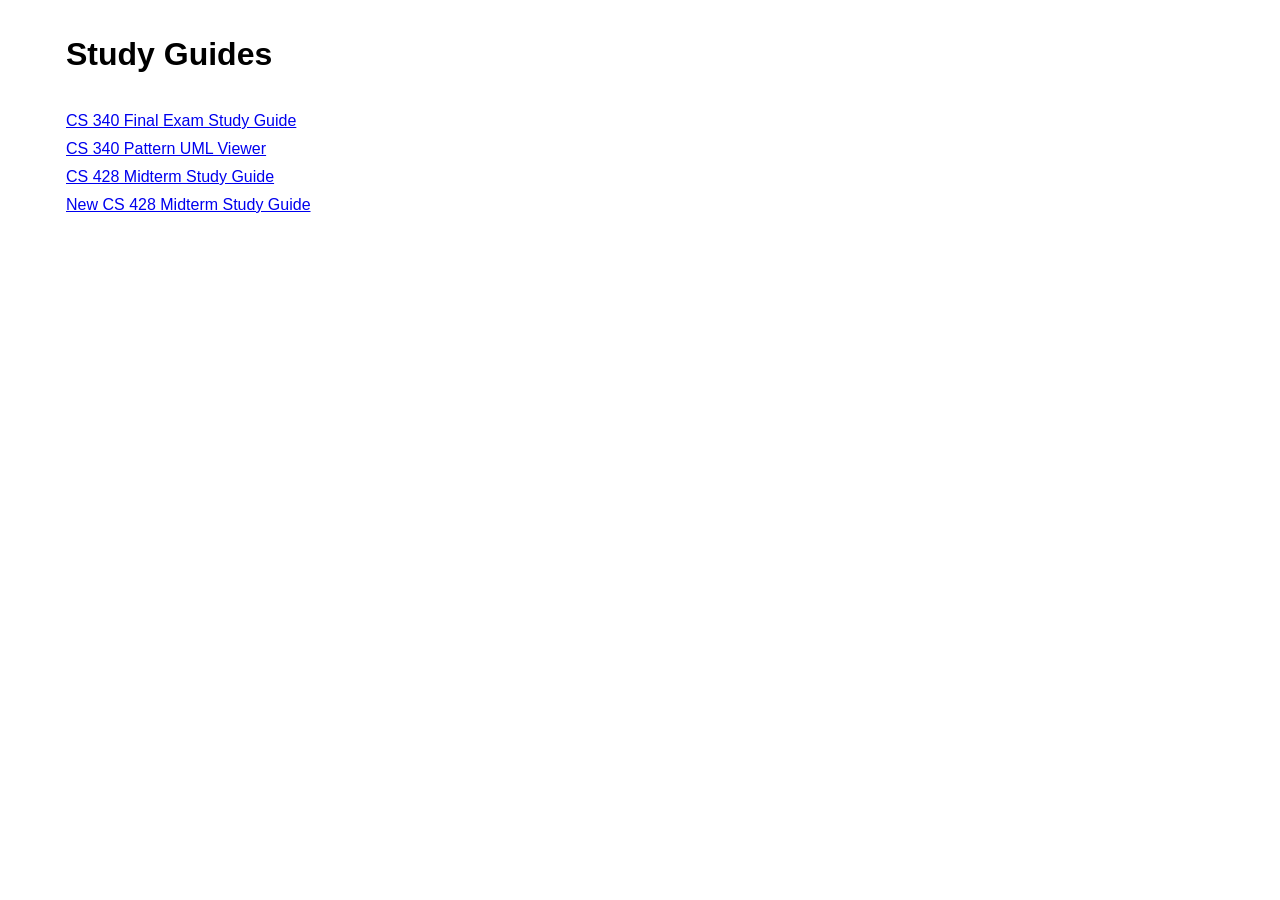
<file: index.html>
<!DOCTYPE html>
<html lang="en">

<head>
    <meta charset="UTF-8">
    <meta name="viewport" content="width=device-width, initial-scale=1.0">
    <title>Study Guides</title>
    <link rel="stylesheet" href="styles.css">
</head>

<body>
    <div class="wrap">
        <div class="header">
            <h1>Study Guides</h1>
        </div>
        <p><a href="cs340_final_exam_study_guide.html">CS 340 Final Exam Study Guide</a></p>
        <p><a href="cs340_pattern_uml_viewer.html">CS 340 Pattern UML Viewer</a></p>
        <p><a href="CS428_Midterm_Pitfalls_Study_Guide.html">CS 428 Midterm Study Guide</a></p>
        <p><a href="CS428_Midterm_Citation_Companion.html">New CS 428 Midterm Study Guide</a></p>
    </div>
</body>

</html>
</file>
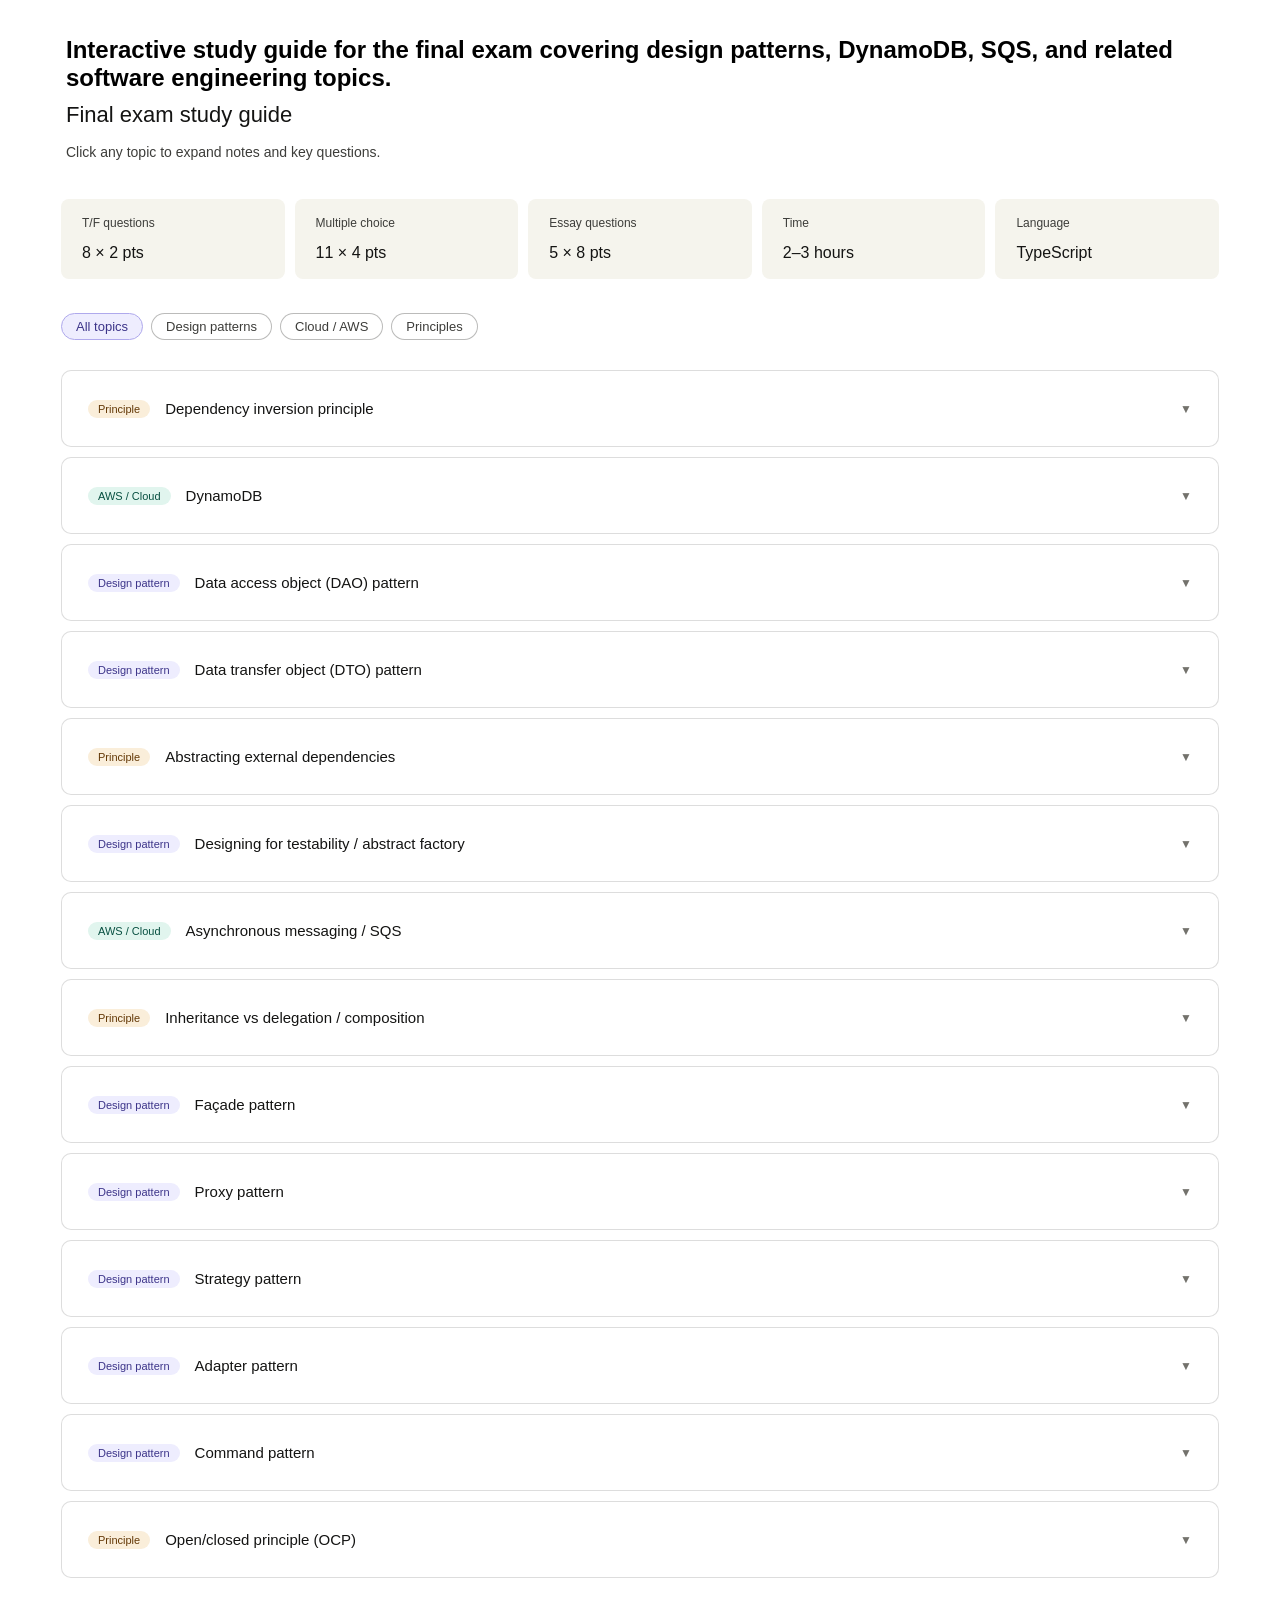
<file: cs340_final_exam_study_guide.html>
<!DOCTYPE html>
<html lang="en">

<head>
  <meta charset="UTF-8" />
  <meta name="viewport" content="width=device-width, initial-scale=1.0" />
  <title>CS 340 Final Exam Study Guide</title>
  <link rel="stylesheet" href="styles.css">
</head>

<body>
  <div class="wrap">
    <div class="header">
      <h2 class="sr-only">Interactive study guide for the final exam covering design patterns, DynamoDB, SQS,
        and related software engineering topics.</h2>
      <p style="font-size: 22px; font-weight: 500; color: var(--color-text-primary); margin-bottom: 6px;">Final exam
        study
        guide</p>
      <p style="font-size: 14px; color: var(--color-text-secondary);">Click any topic to expand notes and key questions.
      </p>
    </div>

    <div class="exam-info">
      <div class="stat">
        <div class="stat-label">T/F questions</div>
        <div class="stat-value">8 × 2 pts</div>
      </div>
      <div class="stat">
        <div class="stat-label">Multiple choice</div>
        <div class="stat-value">11 × 4 pts</div>
      </div>
      <div class="stat">
        <div class="stat-label">Essay questions</div>
        <div class="stat-value">5 × 8 pts</div>
      </div>
      <div class="stat">
        <div class="stat-label">Time</div>
        <div class="stat-value">2–3 hours</div>
      </div>
      <div class="stat">
        <div class="stat-label">Language</div>
        <div class="stat-value">TypeScript</div>
      </div>
    </div>

    <div class="filter-bar">
      <button class="filter-btn active" onclick="filterTopics('all', this)">All topics</button>
      <button class="filter-btn" onclick="filterTopics('pattern', this)">Design patterns</button>
      <button class="filter-btn" onclick="filterTopics('cloud', this)">Cloud / AWS</button>
      <button class="filter-btn" onclick="filterTopics('principle', this)">Principles</button>
    </div>

    <div id="topics-list"></div>
  </div>
</body>

<script>
  const topics = [
    {
      id: "dip",
      name: "Dependency inversion principle",
      tag: "principle",
      summary: "High-level modules should not depend on low-level modules. Both should depend on abstractions. Abstractions should not depend on details — details depend on abstractions.",
      keyPoints: [
        "Reduces coupling between components",
        "Makes code easier to test (inject mocks via interface)",
        "Enables swapping implementations without changing calling code",
        "Often implemented via constructor injection or factory",
        "Use interfaces, not concrete classes"
      ],
      questions: [],
      code: `interface Database {\n\tsave(data: string): void;\n}\n\nclass DynamoDB implements Database {\n\tsave(data: string) {}\n}\n\nclass Service {\n\tconstructor(private db: Database) {}\n}`,
      whyImportant: [
        "Makes code testable",
        "Swappable implementations"
      ]
    },
    {
      id: "dynamo",
      name: "DynamoDB",
      tag: "cloud",
      summary: "A fully managed NoSQL key-value and document database. Unlike relational DBs, there are no joins, no fixed schema, and no SQL — data is accessed by keys.",
      keyPoints: [
        "No joins, no schema — horizontal scaling by partition",
        "Every query MUST include the partition key (used to route to the correct node, determines where data is stored, and enable fast lookups)",
        "Sort key enables range queries within a partition and is optional (e.g. by date, UserID (partition) + Timestamp (sort))",
        "Global Secondary Index (GSI) lets you query on non-primary attributes (e.g. Query by email instead of userId)"
      ],
      questions: [
        "How does DynamoDB differ from a relational database?",
        "Why must a DynamoDB query include a value for the partition key?",
        "What does a sort key do and when do you need one?",
        "What is the purpose of Global Secondary Indexes?"
      ]
    },
    {
      id: "dao",
      name: "Data access object (DAO) pattern",
      tag: "pattern",
      summary: "Separates data persistence logic from business logic. Your service/domain code talks to a DAO interface; the concrete implementation talks to the database. Swapping DynamoDB for SQL only requires a new implementation.",
      keyPoints: [
        "Interface defines CRUD methods (e.g. getUserById, saveUser)",
        "Concrete class handles DB-specific logic (DynamoDB, SQL, in-memory)",
        "Business logic stays clean and testable — inject a mock DAO in tests",
        "Used extensively in your project for each data entity"
      ],
      questions: [
        "How have you used the DAO pattern in your project? What did your interfaces look like?"
      ],
      code: `interface UserDAO {\n\tgetUserById(id: string): Promise<User>;\n\tsaveUser(user: User): Promise<void>;\n}\n\nclass DynamoDBUserDAO implements UserDAO {\n\tasync getUserById(id: string): Promise<User> {\n\t\t// DynamoDB-specific query logic\n\t}\n\n\tasync saveUser(user: User): Promise<void> {\n\t\t// DynamoDB-specific save logic\n\t}\n}`,
      whyImportant: [
        "Decouples business logic from persistence",
        "Enables swapping databases with minimal code changes (swap DB easily)",
        "Improves testability by allowing mock implementations"
      ]
    },
    {
      id: "dto",
      name: "Data transfer object (DTO) pattern",
      tag: "pattern",
      summary: "A simple object used to carry data between layers or services. DTOs have no behavior — just fields. They decouple your internal domain model from what is exposed externally (e.g., API responses). Its main purpose is to transfer data between layers/services.",
      keyPoints: [
        "Flat, serializable objects — no methods",
        "Prevents leaking internal model details to clients",
        "Often used at API boundaries (request/response bodies)",
        "Conversion between domain object ↔ DTO is done in a mapper"
      ],
      questions: [],
      code: `class UserDTO {\n\tname: string;\n\talias: string;\n}`,
      whyImportant: [
        "Decouples internal model from external representation",
        "Prevents tight coupling between layers/services",
        "Prevents leaking internal implementation details to clients",
        "Simplifies API responses"
      ]
    },
    {
      id: "abstract-ext",
      name: "Abstracting external dependencies",
      tag: "principle",
      summary: "Wrap third-party libraries and services behind your own interfaces. Your code depends on the abstraction, not the vendor SDK directly. If the SDK changes, only the wrapper changes.",
      keyPoints: [
        "Wrapping AWS SDK behind a custom interface is a classic example",
        "Enables mocking external services in unit tests",
        "Combined with DIP and DAO for testable architecture",
        "Abstract Factory is one mechanism to achieve this at construction time"
      ],
      questions: []
    },
    {
      id: "testability",
      name: "Designing for testability / abstract factory",
      tag: "pattern",
      summary: "Abstract Factory creates families of related objects without specifying their concrete classes. Used to inject test doubles at construction time, keeping production and test code cleanly separated.",
      keyPoints: [
        "Factory interface produces sets of related objects (e.g., DAOs, clients)",
        "RealFactory returns real AWS clients; TestFactory returns mocks",
        "Application code only knows the factory interface",
        "Enables full-stack integration tests without real cloud resources"
      ],
      questions: []
    },
    {
      id: "sqs",
      name: "Asynchronous messaging / SQS",
      tag: "cloud",
      summary: "SQS decouples producers from consumers. A sender puts a message on the queue; the receiver processes it independently. Used in M4 to decouple services and handle load spikes. It can handle heavy workloads asynchronously.",
      keyPoints: [
        "Standard queue: at-least-once delivery, best-effort ordering — highest throughput, possible duplicates",
        "FIFO queue: exactly-once delivery, strict ordering — lower throughput, no duplicates",
        "Key config: visibility timeout, message retention, dead-letter queue, delay seconds",
        "Dead-letter queue holds messages that fail processing repeatedly"
      ],
      questions: [
        "How did you use SQS in your M4 design? Why?",
        "What are the different queue types and why would you choose one over the other?",
        "What are the different configuration options for an SQS queue?"
      ]
    },
    {
      id: "inheritance-delegation",
      name: "Inheritance vs delegation / composition",
      tag: "principle",
      summary: "Favor composition over inheritance. Inheritance couples subclass to superclass and is hard to change. Delegation wraps an object and forwards calls — more flexible.",
      keyPoints: [
        "Proxy, Strategy, Decorator all use composition (hold a reference, delegate calls)",
        "Inheritance (extends): reuse via 'is-a'; pros: code reuse; cons: tight coupling, fragile base class problem, hard to change",
        "Composition (delegation): reuse via 'has-a'; pros: flexible, easy to modify and swap behavior at runtime",
        "Strategy swaps algorithm at runtime — impossible with pure inheritance",
        "Used in Patterns: Proxy (wraps object), Strategy (interchanges behaviors), Decorator (adds behavior dynamically)"
      ],
      questions: [
        "Explain how object composition/delegation is used in the proxy, strategy, and decorator patterns.",
        "What are the relative advantages and disadvantages of extends vs composition?"
      ]
    },
    {
      id: "facade",
      name: "Façade pattern",
      tag: "pattern",
      summary: "Provides a simplified interface to a complex subsystem. Clients call the façade; the façade coordinates multiple subsystem classes. Reduces coupling between client and internals. The intent is to simplify complex systems.",
      keyPoints: [
        "Intent: simplify — hide complexity behind a single entry point",
        "Does NOT prevent direct access to subsystem if needed",
        "Common example: a service class that wraps multiple DAOs and external calls",
        "Similarity to Proxy: both sit between client and something else"
      ],
      questions: [
        "How are the Façade and Proxy patterns similar?",
        "How are they different?"
      ],
      code: `class API {\n\tgetUserProfile() {\n\t// calls multiple services internally\n\t}\n}`,
    },
    {
      id: "proxy",
      name: "Proxy pattern",
      tag: "pattern",
      summary: "A surrogate that controls access to another object. The proxy and the real object share the same interface. Used for caching, access control, logging, lazy initialization.",
      keyPoints: [
        "Same interface as the real subject — client can't tell the difference",
        "Types: virtual (lazy load), protection (access control), caching, remote",
        "Uses composition: proxy holds a reference to the real object",
        "Façade vs Proxy: Façade simplifies and hides complexity (different/new interface), Proxy controls access and adds behavior (same interface)",
        "Uses: lazy loading, caching, security"
      ],
      questions: [
        "How are the Façade and Proxy patterns similar?",
        "How are they different?"
      ]
    },
    {
      id: "strategy",
      name: "Strategy pattern",
      tag: "pattern",
      summary: "Defines a family of algorithms, encapsulates each, and makes them interchangeable at runtime. The context holds a reference to a strategy and delegates the algorithm to it.",
      keyPoints: [
        "Behavior varies at runtime — swap strategies without changing context",
        "Uses composition: context has-a strategy",
        "Vs Template Method: Strategy uses delegation/composition (different object), Template Method uses inheritance (different subclass overrides steps). Strategy is more flexible (at runtime), whereas Template only changes at compile-time. Strategy replaces entire algorithm, Template only overrides steps of an algorithm.",
        "Prefer Strategy when you want runtime flexibility; Template Method when steps are fixed"
      ],
      questions: [
        "How would you decide between Strategy and Template Method for the same problem?"
      ],
      code: `interface SortStrategy {\n\tsort(data: number[]): number[];\n}\n\nclass QuickSortStrategy implements SortStrategy {\n\tsort(data: number[]): number[] {\n\t\t// quicksort implementation\n\t}\n}\n\nclass MergeSortStrategy implements SortStrategy {\n\tsort(data: number[]): number[] {\n\t\t// mergesort implementation\n\t}\n}\n\nclass Sorter {\n\tconstructor(private strategy: SortStrategy) {}\n\n\tsort(data: number[]): number[] {\n\t\treturn this.strategy.sort(data);\n\t}\n}`,
    },
    {
      id: "adapter",
      name: "Adapter pattern",
      tag: "pattern",
      summary: "Converts the interface of a class into another interface the client expects. Wraps an existing class so it works with code that expects a different interface. Make incompatible interfaces work together.",
      keyPoints: [
        "Intent: make incompatible interfaces compatible",
        "Adaptee: the existing class (ArrayList)",
        "Target: the expected interface (Stack<T>)",
        "Adapter wraps adaptee and implements target — uses composition"
      ],
      questions: [],
      code: `class ArrayListStack<T> implements Stack<T> {\n  private list: T[] = [];\n\n  push(t: T): void {\n    this.list.push(t);\n  }\n\n  pop(): T {\n    if (this.list.length === 0) throw new Error("Empty");\n    return this.list.pop()!;\n  }\n}`
    },
    {
      id: "command",
      name: "Command pattern",
      tag: "pattern",
      summary: "Encapsulates a request as an object with an execute() method. Decouples sender from receiver. Enables queuing, logging, undo/redo, and macro commands.",
      keyPoints: [
        "Command interface: execute() (and optionally undo())",
        "ConcreteCommand holds receiver reference and calls its method",
        "Invoker stores and triggers commands without knowing the details",
        "Beyond undo/redo: job queues, transaction scripts, batch operations, audit logs",
        "Uses: undo/redo, task queues, logging, remote control systems",
        "Structure: Command interface, Concrete commands, Receiver, Invoker"
      ],
      questions: [
        "What are some uses beyond undo/redo stacks? What would be the elements of such a solution?"
      ]
    },
    {
      id: "open-closed",
      name: "Open/closed principle (OCP)",
      tag: "principle",
      summary: "Software entities (classes, modules, functions) should be open for extension but closed for modification.",
      keyPoints: [
        "Open for extension: allow new functionality to be added without changing existing code",
        "Closed for modification: existing code should not be modified when adding new features",
        "Promotes reusability and maintainability",
        "Achieved through abstraction and inheritance"
      ],
      questions: [
        "How does the open/closed principle relate to design patterns like Strategy or Template Method?"
      ]
    }
  ];

  function filterTopics(tag, btn) {
    document.querySelectorAll('.filter-btn').forEach(b => b.classList.remove('active'));
    btn.classList.add('active');
    document.querySelectorAll('.topic-card').forEach(card => {
      const t = card.dataset.tag;
      card.style.display = (tag === 'all' || t === tag) ? '' : 'none';
    });
  }

  function toggle(id) {
    const body = document.getElementById('body-' + id);
    const chev = document.getElementById('chev-' + id);
    const isOpen = body.classList.contains('open');
    body.classList.toggle('open', !isOpen);
    chev.classList.toggle('open', !isOpen);
  }

  function tagLabel(tag) {
    if (tag === 'pattern') return ['pill-pattern', 'Design pattern'];
    if (tag === 'cloud') return ['pill-cloud', 'AWS / Cloud'];
    return ['pill-principle', 'Principle'];
  }

  const list = document.getElementById('topics-list');
  topics.forEach(t => {
    const [pillClass, pillText] = tagLabel(t.tag);
    const questionsHtml = t.questions.length ? `
    <div class="section">
      <div class="section-title">Key exam questions</div>
      ${t.questions.map(q => `<div class="key-q">${q}</div>`).join('')}
    </div>` : '';
    const pointsHtml = t.keyPoints.length ? `
    <div class="section">
      <div class="section-title">Key points</div>
      <div class="content-block">${t.keyPoints.map((p, i) => `<div style="padding:5px 0;border-bottom:0.5px solid var(--color-border-tertiary);font-size:14px;line-height:1.6;">${i + 1}. ${p}</div>`).join('')}</div>
    </div>` : '';
    const codeHtml = t.code ? `
    <div class="section">
      <div class="section-title">TypeScript example</div>
      <pre>${t.code}</pre>
    </div>` : '';
    const whyImportantHtml = t.whyImportant && t.whyImportant.length ? `
    <div class="section">
      <div class="section-title">Why it's important</div>
      <div class="content-block">${t.whyImportant.map(p => `<div style="padding:5px 0;border-bottom:0.5px solid var(--color-border-tertiary);font-size:14px;line-height:1.6;">- ${p}</div>`).join('')}</div>
    </div>` : '';

    const card = document.createElement('div');
    card.className = 'topic-card';
    card.dataset.tag = t.tag;
    card.innerHTML = `
    <div class="topic-header" onclick="toggle('${t.id}')">
      <div class="topic-left">
        <span class="topic-pill ${pillClass}">${pillText}</span>
        <span class="topic-name">${t.name}</span>
      </div>
      <span class="chevron" id="chev-${t.id}">▼</span>
    </div>
    <div class="topic-body" id="body-${t.id}">
      <div class="section">
        <div class="section-title">Summary</div>
        <div class="content-block">${t.summary}</div>
      </div>
      ${pointsHtml}
      ${questionsHtml}
      ${codeHtml}
      ${whyImportantHtml}
    </div>`;
    list.appendChild(card);
  });
</script>
</file>
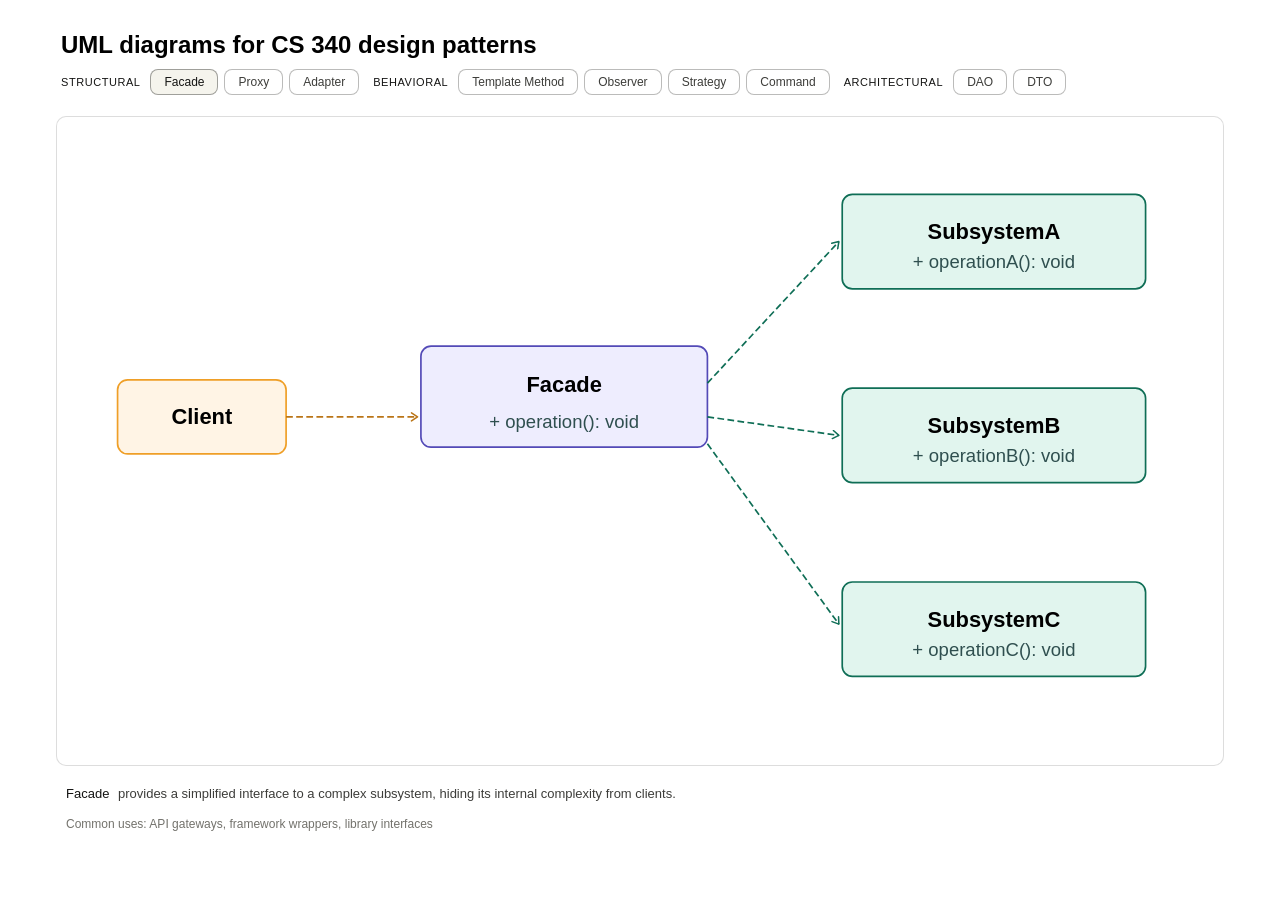
<file: cs340_pattern_uml_viewer.html>
<!DOCTYPE html>
<html lang="en">

<head>
  <meta charset="UTF-8">
  <meta name="viewport" content="width=device-width, initial-scale=1.0">
  <title>CS 340 Pattern UML Viewer</title>
  <link rel="stylesheet" href="styles.css">
</head>

<body>
  <div class="wrap">
    <h2 class="sr-only">UML diagrams for CS 340 design patterns</h2>
    <div class="cats" id="cats"></div>
    <div class="board" id="board"></div>
    <div class="info" id="info"></div>
  </div>
</body>

</html>

<script>
  const P = [
    {
      name: "Facade", cat: "Structural",
      desc: "<strong>Facade</strong> provides a simplified interface to a complex subsystem, hiding its internal complexity from clients.",
      uses: "API gateways, framework wrappers, library interfaces",
      svg: `<svg width="100%" viewBox="0 0 680 370" role="img" xmlns="http://www.w3.org/2000/svg"><title>Facade UML</title><desc>Client calls Facade which delegates to subsystem classes</desc>
<defs><marker id="ar" viewBox="0 0 10 10" refX="8" refY="5" markerWidth="6" markerHeight="6" orient="auto-start-reverse"><path d="M2 1L8 5L2 9" fill="none" stroke="context-stroke" stroke-width="1.5" stroke-linecap="round" stroke-linejoin="round"/></marker></defs>
<g class="node c-amber"><rect x="30" y="150" width="100" height="44" rx="6" stroke-width="0.5"/><text class="th" x="80" y="172" text-anchor="middle" dominant-baseline="central">Client</text></g>
<g class="node c-purple"><rect x="210" y="130" width="170" height="60" rx="6" stroke-width="0.5"/><text class="th" x="295" y="153" text-anchor="middle" dominant-baseline="central">Facade</text><text class="ts" x="295" y="175" text-anchor="middle" dominant-baseline="central">+ operation(): void</text></g>
<line x1="130" y1="172" x2="208" y2="172" stroke="#BA7517" stroke-width="1" stroke-dasharray="4 2" marker-end="url(#ar)"/>
<g class="node c-teal"><rect x="460" y="40" width="180" height="56" rx="6" stroke-width="0.5"/><text class="th" x="550" y="62" text-anchor="middle" dominant-baseline="central">SubsystemA</text><text class="ts" x="550" y="80" text-anchor="middle" dominant-baseline="central">+ operationA(): void</text></g>
<g class="node c-teal"><rect x="460" y="155" width="180" height="56" rx="6" stroke-width="0.5"/><text class="th" x="550" y="177" text-anchor="middle" dominant-baseline="central">SubsystemB</text><text class="ts" x="550" y="195" text-anchor="middle" dominant-baseline="central">+ operationB(): void</text></g>
<g class="node c-teal"><rect x="460" y="270" width="180" height="56" rx="6" stroke-width="0.5"/><text class="th" x="550" y="292" text-anchor="middle" dominant-baseline="central">SubsystemC</text><text class="ts" x="550" y="310" text-anchor="middle" dominant-baseline="central">+ operationC(): void</text></g>
<line x1="380" y1="152" x2="458" y2="68" stroke="#0F6E56" stroke-width="1" stroke-dasharray="4 2" marker-end="url(#ar)"/>
<line x1="380" y1="172" x2="458" y2="183" stroke="#0F6E56" stroke-width="1" stroke-dasharray="4 2" marker-end="url(#ar)"/>
<line x1="380" y1="188" x2="458" y2="295" stroke="#0F6E56" stroke-width="1" stroke-dasharray="4 2" marker-end="url(#ar)"/>
</svg>`},

    {
      name: "Proxy", cat: "Structural",
      desc: "<strong>Proxy</strong> provides a surrogate that controls access to another object — adding lazy loading, caching, access control, or logging.",
      uses: "Virtual proxies, security proxies, remote proxies, caching layers",
      svg: `<svg width="100%" viewBox="0 0 680 340" role="img" xmlns="http://www.w3.org/2000/svg"><title>Proxy UML</title><desc>Client uses Subject interface; Proxy and RealSubject both implement it; Proxy wraps RealSubject</desc>
<defs><marker id="ar" viewBox="0 0 10 10" refX="8" refY="5" markerWidth="6" markerHeight="6" orient="auto-start-reverse"><path d="M2 1L8 5L2 9" fill="none" stroke="context-stroke" stroke-width="1.5" stroke-linecap="round" stroke-linejoin="round"/></marker>
<marker id="tri" viewBox="0 0 10 10" refX="1" refY="5" markerWidth="8" markerHeight="8" orient="auto-start-reverse"><path d="M9 1L1 5L9 9" fill="none" stroke="context-stroke" stroke-width="1.5"/></marker></defs>
<g class="node c-amber"><rect x="20" y="140" width="100" height="44" rx="6" stroke-width="0.5"/><text class="th" x="70" y="162" text-anchor="middle" dominant-baseline="central">Client</text></g>
<g class="node c-purple"><rect x="220" y="60" width="220" height="56" rx="6" stroke-width="0.5"/><text class="th" x="330" y="82" text-anchor="middle" dominant-baseline="central">«interface» Subject</text><text class="ts" x="330" y="100" text-anchor="middle" dominant-baseline="central">+ request(): void</text></g>
<g class="node c-teal"><rect x="130" y="220" width="220" height="72" rx="6" stroke-width="0.5"/><text class="th" x="240" y="244" text-anchor="middle" dominant-baseline="central">Proxy</text><text class="ts" x="240" y="262" text-anchor="middle" dominant-baseline="central">- realSubject: RealSubject</text><text class="ts" x="240" y="278" text-anchor="middle" dominant-baseline="central">+ request(): void</text></g>
<g class="node c-teal"><rect x="420" y="220" width="210" height="72" rx="6" stroke-width="0.5"/><text class="th" x="525" y="244" text-anchor="middle" dominant-baseline="central">RealSubject</text><text class="ts" x="525" y="262" text-anchor="middle" dominant-baseline="central">+ request(): void</text><text class="ts" x="525" y="278" text-anchor="middle" dominant-baseline="central">// actual work here</text></g>
<line x1="120" y1="162" x2="218" y2="100" stroke="#888780" stroke-width="1" stroke-dasharray="4 2" marker-end="url(#ar)"/>
<line x1="240" y1="220" x2="300" y2="116" stroke="#534AB7" stroke-width="1" marker-end="url(#tri)"/>
<line x1="525" y1="220" x2="420" y2="116" stroke="#534AB7" stroke-width="1" marker-end="url(#tri)"/>
<line x1="350" y1="256" x2="418" y2="256" stroke="#0F6E56" stroke-width="1" stroke-dasharray="4 2" marker-end="url(#ar)"/>
<text class="ts" x="383" y="248" text-anchor="middle" fill="#0F6E56">delegates</text>
</svg>`},

    {
      name: "Template Method", cat: "Behavioral",
      desc: "<strong>Template Method</strong> defines the skeleton of an algorithm in a base class, deferring some steps to subclasses without changing the overall structure.",
      uses: "Data parsers, report generators, game loops, test frameworks",
      svg: `<svg width="100%" viewBox="0 0 680 380" role="img" xmlns="http://www.w3.org/2000/svg"><title>Template Method UML</title><desc>Abstract class defines templateMethod calling abstract primitives; concrete subclasses implement the primitives</desc>
<defs><marker id="ar" viewBox="0 0 10 10" refX="8" refY="5" markerWidth="6" markerHeight="6" orient="auto-start-reverse"><path d="M2 1L8 5L2 9" fill="none" stroke="context-stroke" stroke-width="1.5" stroke-linecap="round" stroke-linejoin="round"/></marker>
<marker id="tri" viewBox="0 0 10 10" refX="1" refY="5" markerWidth="8" markerHeight="8" orient="auto-start-reverse"><path d="M9 1L1 5L9 9" fill="none" stroke="context-stroke" stroke-width="1.5"/></marker></defs>
<g class="node c-purple"><rect x="190" y="20" width="300" height="140" rx="6" stroke-width="0.5"/>
<text class="th" x="340" y="44" text-anchor="middle" dominant-baseline="central">«abstract» AbstractClass</text>
<line x1="190" y1="58" x2="490" y2="58" stroke="#AFA9EC" stroke-width="0.5"/>
<text class="ts" x="202" y="76" dominant-baseline="central">+ templateMethod(): void</text>
<text class="ts" x="202" y="96" dominant-baseline="central">// calls step1, step2, hook</text>
<line x1="190" y1="108" x2="490" y2="108" stroke="#AFA9EC" stroke-width="0.5"/>
<text class="ts" x="202" y="126" dominant-baseline="central" font-style="italic">+ step1(): void  «abstract»</text>
<text class="ts" x="202" y="146" dominant-baseline="central" font-style="italic">+ step2(): void  «abstract»</text>
</g>
<g class="node c-teal"><rect x="80" y="260" width="230" height="90" rx="6" stroke-width="0.5"/>
<text class="th" x="195" y="284" text-anchor="middle" dominant-baseline="central">ConcreteClassA</text>
<line x1="80" y1="298" x2="310" y2="298" stroke="#5DCAA5" stroke-width="0.5"/>
<text class="ts" x="92" y="316" dominant-baseline="central">+ step1(): void</text>
<text class="ts" x="92" y="336" dominant-baseline="central">+ step2(): void</text>
</g>
<g class="node c-teal"><rect x="370" y="260" width="230" height="90" rx="6" stroke-width="0.5"/>
<text class="th" x="485" y="284" text-anchor="middle" dominant-baseline="central">ConcreteClassB</text>
<line x1="370" y1="298" x2="600" y2="298" stroke="#5DCAA5" stroke-width="0.5"/>
<text class="ts" x="382" y="316" dominant-baseline="central">+ step1(): void</text>
<text class="ts" x="382" y="336" dominant-baseline="central">+ step2(): void</text>
</g>
<line x1="195" y1="260" x2="290" y2="160" stroke="#534AB7" stroke-width="1" marker-end="url(#tri)"/>
<line x1="485" y1="260" x2="390" y2="160" stroke="#534AB7" stroke-width="1" marker-end="url(#tri)"/>
</svg>`},

    {
      name: "Observer", cat: "Behavioral",
      desc: "<strong>Observer</strong> defines a one-to-many dependency so that when a subject changes state, all registered observers are notified automatically.",
      uses: "Event systems, UI data binding, message brokers, real-time feeds",
      svg: `<svg width="100%" viewBox="0 0 680 360" role="img" xmlns="http://www.w3.org/2000/svg"><title>Observer UML</title><desc>ConcretePublisher notifies ConcreteObserver instances via the Observer interface</desc>
<defs><marker id="ar" viewBox="0 0 10 10" refX="8" refY="5" markerWidth="6" markerHeight="6" orient="auto-start-reverse"><path d="M2 1L8 5L2 9" fill="none" stroke="context-stroke" stroke-width="1.5" stroke-linecap="round" stroke-linejoin="round"/></marker>
<marker id="tri" viewBox="0 0 10 10" refX="1" refY="5" markerWidth="8" markerHeight="8" orient="auto-start-reverse"><path d="M9 1L1 5L9 9" fill="none" stroke="context-stroke" stroke-width="1.5"/></marker></defs>
<g class="node c-purple"><rect x="30" y="30" width="250" height="100" rx="6" stroke-width="0.5"/>
<text class="th" x="155" y="54" text-anchor="middle" dominant-baseline="central">«interface» Publisher</text>
<line x1="30" y1="68" x2="280" y2="68" stroke="#AFA9EC" stroke-width="0.5"/>
<text class="ts" x="42" y="86" dominant-baseline="central" font-style="italic">+ subscribe(o: Observer)</text>
<text class="ts" x="42" y="106" dominant-baseline="central" font-style="italic">+ unsubscribe(o: Observer)</text>
<text class="ts" x="42" y="122" dominant-baseline="central" font-style="italic">+ notifyObservers()</text>
</g>
<g class="node c-teal"><rect x="30" y="220" width="250" height="100" rx="6" stroke-width="0.5"/>
<text class="th" x="155" y="244" text-anchor="middle" dominant-baseline="central">ConcretePublisher</text>
<line x1="30" y1="258" x2="280" y2="258" stroke="#5DCAA5" stroke-width="0.5"/>
<text class="ts" x="42" y="276" dominant-baseline="central">- observers: Observer[]</text>
<text class="ts" x="42" y="296" dominant-baseline="central">- state: any</text>
<text class="ts" x="42" y="312" dominant-baseline="central">+ notifyObservers()</text>
</g>
<line x1="155" y1="220" x2="155" y2="130" stroke="#534AB7" stroke-width="1" marker-end="url(#tri)"/>
<g class="node c-purple"><rect x="400" y="30" width="240" height="80" rx="6" stroke-width="0.5"/>
<text class="th" x="520" y="54" text-anchor="middle" dominant-baseline="central">«interface» Observer</text>
<line x1="400" y1="68" x2="640" y2="68" stroke="#AFA9EC" stroke-width="0.5"/>
<text class="ts" x="412" y="86" dominant-baseline="central" font-style="italic">+ update(data: any): void</text>
<text class="ts" x="412" y="104" dominant-baseline="central" font-style="italic">+ getState(): any</text>
</g>
<g class="node c-teal"><rect x="400" y="220" width="240" height="80" rx="6" stroke-width="0.5"/>
<text class="th" x="520" y="244" text-anchor="middle" dominant-baseline="central">ConcreteObserver</text>
<line x1="400" y1="258" x2="640" y2="258" stroke="#5DCAA5" stroke-width="0.5"/>
<text class="ts" x="412" y="276" dominant-baseline="central">+ update(data: any): void</text>
<text class="ts" x="412" y="296" dominant-baseline="central">+ getState(): any</text>
</g>
<line x1="520" y1="220" x2="520" y2="110" stroke="#534AB7" stroke-width="1" marker-end="url(#tri)"/>
<line x1="280" y1="80" x2="398" y2="60" stroke="#888780" stroke-width="1" stroke-dasharray="4 2" marker-end="url(#ar)"/>
<text class="ts" x="338" y="56" text-anchor="middle" fill="#888780">0..*</text>
<line x1="280" y1="270" x2="398" y2="260" stroke="#0F6E56" stroke-width="1" stroke-dasharray="4 2" marker-end="url(#ar)"/>
<text class="ts" x="338" y="254" text-anchor="middle" fill="#0F6E56">notify</text>
</svg>`},

    {
      name: "Strategy", cat: "Behavioral",
      desc: "<strong>Strategy</strong> defines a family of interchangeable algorithms, encapsulates each one, and lets clients swap them at runtime.",
      uses: "Sorting, payment processing, routing, compression algorithms",
      svg: `<svg width="100%" viewBox="0 0 680 330" role="img" xmlns="http://www.w3.org/2000/svg"><title>Strategy UML</title><desc>Context holds a Strategy interface; concrete strategies implement the algorithm</desc>
<defs><marker id="ar" viewBox="0 0 10 10" refX="8" refY="5" markerWidth="6" markerHeight="6" orient="auto-start-reverse"><path d="M2 1L8 5L2 9" fill="none" stroke="context-stroke" stroke-width="1.5" stroke-linecap="round" stroke-linejoin="round"/></marker>
<marker id="tri" viewBox="0 0 10 10" refX="1" refY="5" markerWidth="8" markerHeight="8" orient="auto-start-reverse"><path d="M9 1L1 5L9 9" fill="none" stroke="context-stroke" stroke-width="1.5"/></marker></defs>
<g class="node c-amber"><rect x="20" y="90" width="210" height="90" rx="6" stroke-width="0.5"/>
<text class="th" x="125" y="114" text-anchor="middle" dominant-baseline="central">Context</text>
<line x1="20" y1="128" x2="230" y2="128" stroke="#EF9F27" stroke-width="0.5"/>
<text class="ts" x="32" y="148" dominant-baseline="central">- strategy: Strategy</text>
<text class="ts" x="32" y="168" dominant-baseline="central">+ setStrategy(s)</text>
</g>
<g class="node c-purple"><rect x="310" y="60" width="220" height="80" rx="6" stroke-width="0.5"/>
<text class="th" x="420" y="84" text-anchor="middle" dominant-baseline="central">«interface» Strategy</text>
<line x1="310" y1="98" x2="530" y2="98" stroke="#AFA9EC" stroke-width="0.5"/>
<text class="ts" x="322" y="118" dominant-baseline="central" font-style="italic">+ execute(data: any): any</text>
</g>
<line x1="230" y1="135" x2="308" y2="100" stroke="#888780" stroke-width="1" stroke-dasharray="4 2" marker-end="url(#ar)"/>
<g class="node c-teal"><rect x="240" y="230" width="190" height="70" rx="6" stroke-width="0.5"/>
<text class="th" x="335" y="254" text-anchor="middle" dominant-baseline="central">ConcreteStrategyA</text>
<line x1="240" y1="268" x2="430" y2="268" stroke="#5DCAA5" stroke-width="0.5"/>
<text class="ts" x="252" y="288" dominant-baseline="central">+ execute(data): any</text>
</g>
<g class="node c-teal"><rect x="450" y="230" width="190" height="70" rx="6" stroke-width="0.5"/>
<text class="th" x="545" y="254" text-anchor="middle" dominant-baseline="central">ConcreteStrategyB</text>
<line x1="450" y1="268" x2="640" y2="268" stroke="#5DCAA5" stroke-width="0.5"/>
<text class="ts" x="462" y="288" dominant-baseline="central">+ execute(data): any</text>
</g>
<line x1="335" y1="230" x2="380" y2="140" stroke="#534AB7" stroke-width="1" marker-end="url(#tri)"/>
<line x1="545" y1="230" x2="460" y2="140" stroke="#534AB7" stroke-width="1" marker-end="url(#tri)"/>
</svg>`},

    {
      name: "Adapter", cat: "Structural",
      desc: "<strong>Adapter</strong> allows objects with incompatible interfaces to collaborate by wrapping one class with a translation layer.",
      uses: "Legacy system integration, third-party library wrappers, SDK shims",
      svg: `<svg width="100%" viewBox="0 0 680 310" role="img" xmlns="http://www.w3.org/2000/svg"><title>Adapter UML</title><desc>Client depends on Target interface; Adapter implements Target and wraps an incompatible Adaptee</desc>
<defs><marker id="ar" viewBox="0 0 10 10" refX="8" refY="5" markerWidth="6" markerHeight="6" orient="auto-start-reverse"><path d="M2 1L8 5L2 9" fill="none" stroke="context-stroke" stroke-width="1.5" stroke-linecap="round" stroke-linejoin="round"/></marker>
<marker id="tri" viewBox="0 0 10 10" refX="1" refY="5" markerWidth="8" markerHeight="8" orient="auto-start-reverse"><path d="M9 1L1 5L9 9" fill="none" stroke="context-stroke" stroke-width="1.5"/></marker></defs>
<g class="node c-amber"><rect x="20" y="110" width="110" height="44" rx="6" stroke-width="0.5"/><text class="th" x="75" y="132" text-anchor="middle" dominant-baseline="central">Client</text></g>
<g class="node c-purple"><rect x="190" y="60" width="210" height="70" rx="6" stroke-width="0.5"/>
<text class="th" x="295" y="84" text-anchor="middle" dominant-baseline="central">«interface» Target</text>
<line x1="190" y1="98" x2="400" y2="98" stroke="#AFA9EC" stroke-width="0.5"/>
<text class="ts" x="202" y="118" dominant-baseline="central" font-style="italic">+ request(): void</text>
</g>
<g class="node c-teal"><rect x="190" y="210" width="210" height="70" rx="6" stroke-width="0.5"/>
<text class="th" x="295" y="234" text-anchor="middle" dominant-baseline="central">Adapter</text>
<line x1="190" y1="248" x2="400" y2="248" stroke="#5DCAA5" stroke-width="0.5"/>
<text class="ts" x="202" y="268" dominant-baseline="central">+ request(): void</text>
</g>
<g class="node c-coral"><rect x="470" y="210" width="190" height="70" rx="6" stroke-width="0.5"/>
<text class="th" x="565" y="234" text-anchor="middle" dominant-baseline="central">Adaptee</text>
<line x1="470" y1="248" x2="660" y2="248" stroke="#F0997B" stroke-width="0.5"/>
<text class="ts" x="482" y="268" dominant-baseline="central">+ specificRequest(): void</text>
</g>
<line x1="130" y1="132" x2="188" y2="110" stroke="#888780" stroke-width="1" stroke-dasharray="4 2" marker-end="url(#ar)"/>
<line x1="295" y1="210" x2="295" y2="130" stroke="#534AB7" stroke-width="1" marker-end="url(#tri)"/>
<line x1="400" y1="248" x2="468" y2="248" stroke="#0F6E56" stroke-width="1" stroke-dasharray="4 2" marker-end="url(#ar)"/>
<text class="ts" x="433" y="240" text-anchor="middle" fill="#0F6E56">wraps</text>
</svg>`},

    {
      name: "Command", cat: "Behavioral",
      desc: "<strong>Command</strong> encapsulates a request as an object, allowing you to queue, log, and undo operations.",
      uses: "Undo/redo stacks, task queues, transaction logs, macro recording",
      svg: `<svg width="100%" viewBox="0 0 680 370" role="img" xmlns="http://www.w3.org/2000/svg"><title>Command UML</title><desc>Invoker holds a Command interface; ConcreteCommand implements it and calls a Receiver</desc>
<defs><marker id="ar" viewBox="0 0 10 10" refX="8" refY="5" markerWidth="6" markerHeight="6" orient="auto-start-reverse"><path d="M2 1L8 5L2 9" fill="none" stroke="context-stroke" stroke-width="1.5" stroke-linecap="round" stroke-linejoin="round"/></marker>
<marker id="tri" viewBox="0 0 10 10" refX="1" refY="5" markerWidth="8" markerHeight="8" orient="auto-start-reverse"><path d="M9 1L1 5L9 9" fill="none" stroke="context-stroke" stroke-width="1.5"/></marker></defs>
<g class="node c-amber"><rect x="20" y="90" width="160" height="80" rx="6" stroke-width="0.5"/>
<text class="th" x="100" y="114" text-anchor="middle" dominant-baseline="central">Invoker</text>
<line x1="20" y1="128" x2="180" y2="128" stroke="#EF9F27" stroke-width="0.5"/>
<text class="ts" x="32" y="148" dominant-baseline="central">- cmd: Command</text>
<text class="ts" x="32" y="164" dominant-baseline="central">+ invoke(): void</text>
</g>
<g class="node c-purple"><rect x="250" y="50" width="200" height="80" rx="6" stroke-width="0.5"/>
<text class="th" x="350" y="74" text-anchor="middle" dominant-baseline="central">«interface» Command</text>
<line x1="250" y1="88" x2="450" y2="88" stroke="#AFA9EC" stroke-width="0.5"/>
<text class="ts" x="262" y="108" dominant-baseline="central" font-style="italic">+ execute(): void</text>
<text class="ts" x="262" y="124" dominant-baseline="central" font-style="italic">+ undo(): void</text>
</g>
<g class="node c-teal"><rect x="200" y="240" width="240" height="100" rx="6" stroke-width="0.5"/>
<text class="th" x="320" y="264" text-anchor="middle" dominant-baseline="central">ConcreteCommand</text>
<line x1="200" y1="278" x2="440" y2="278" stroke="#5DCAA5" stroke-width="0.5"/>
<text class="ts" x="212" y="298" dominant-baseline="central">- receiver: Receiver</text>
<text class="ts" x="212" y="316" dominant-baseline="central">+ execute(): void</text>
<text class="ts" x="212" y="332" dominant-baseline="central">+ undo(): void</text>
</g>
<g class="node c-blue"><rect x="510" y="240" width="150" height="80" rx="6" stroke-width="0.5"/>
<text class="th" x="585" y="264" text-anchor="middle" dominant-baseline="central">Receiver</text>
<line x1="510" y1="278" x2="660" y2="278" stroke="#85B7EB" stroke-width="0.5"/>
<text class="ts" x="522" y="298" dominant-baseline="central">+ action(): void</text>
<text class="ts" x="522" y="314" dominant-baseline="central">+ undoAction(): void</text>
</g>
<line x1="180" y1="130" x2="248" y2="100" stroke="#888780" stroke-width="1" stroke-dasharray="4 2" marker-end="url(#ar)"/>
<line x1="320" y1="240" x2="350" y2="130" stroke="#534AB7" stroke-width="1" marker-end="url(#tri)"/>
<line x1="440" y1="290" x2="508" y2="280" stroke="#0F6E56" stroke-width="1" stroke-dasharray="4 2" marker-end="url(#ar)"/>
<text class="ts" x="472" y="275" text-anchor="middle" fill="#0F6E56">calls</text>
</svg>`},

    {
      name: "DAO", cat: "Architectural",
      desc: "<strong>DAO (Data Access Object)</strong> abstracts and encapsulates all access to a data source, decoupling business logic from persistence details.",
      uses: "Database abstraction, repository pattern, testable data layers",
      svg: `<svg width="100%" viewBox="0 0 680 350" role="img" xmlns="http://www.w3.org/2000/svg"><title>DAO pattern UML</title><desc>Service calls a DAO interface; ConcreteDAO implements it and talks to the DataSource; returns a Model object</desc>
<defs><marker id="ar" viewBox="0 0 10 10" refX="8" refY="5" markerWidth="6" markerHeight="6" orient="auto-start-reverse"><path d="M2 1L8 5L2 9" fill="none" stroke="context-stroke" stroke-width="1.5" stroke-linecap="round" stroke-linejoin="round"/></marker>
<marker id="tri" viewBox="0 0 10 10" refX="1" refY="5" markerWidth="8" markerHeight="8" orient="auto-start-reverse"><path d="M9 1L1 5L9 9" fill="none" stroke="context-stroke" stroke-width="1.5"/></marker></defs>
<g class="node c-amber"><rect x="20" y="120" width="130" height="70" rx="6" stroke-width="0.5"/>
<text class="th" x="85" y="144" text-anchor="middle" dominant-baseline="central">Service</text>
<line x1="20" y1="158" x2="150" y2="158" stroke="#EF9F27" stroke-width="0.5"/>
<text class="ts" x="32" y="178" dominant-baseline="central">+ doLogic(): void</text>
</g>
<g class="node c-purple"><rect x="215" y="60" width="220" height="90" rx="6" stroke-width="0.5"/>
<text class="th" x="325" y="84" text-anchor="middle" dominant-baseline="central">«interface» UserDAO</text>
<line x1="215" y1="98" x2="435" y2="98" stroke="#AFA9EC" stroke-width="0.5"/>
<text class="ts" x="227" y="116" dominant-baseline="central" font-style="italic">+ findById(id): User</text>
<text class="ts" x="227" y="134" dominant-baseline="central" font-style="italic">+ save(user: User): void</text>
<text class="ts" x="227" y="146" dominant-baseline="central" font-style="italic">+ delete(id): void</text>
</g>
<g class="node c-teal"><rect x="215" y="230" width="220" height="90" rx="6" stroke-width="0.5"/>
<text class="th" x="325" y="254" text-anchor="middle" dominant-baseline="central">UserDAOImpl</text>
<line x1="215" y1="268" x2="435" y2="268" stroke="#5DCAA5" stroke-width="0.5"/>
<text class="ts" x="227" y="286" dominant-baseline="central">+ findById(id): User</text>
<text class="ts" x="227" y="304" dominant-baseline="central">+ save(user: User): void</text>
<text class="ts" x="227" y="316" dominant-baseline="central" font-style="italic">// SQL queries here</text>
</g>
<g class="node c-blue"><rect x="500" y="230" width="160" height="70" rx="6" stroke-width="0.5"/>
<text class="th" x="580" y="254" text-anchor="middle" dominant-baseline="central">DataSource</text>
<line x1="500" y1="268" x2="660" y2="268" stroke="#85B7EB" stroke-width="0.5"/>
<text class="ts" x="512" y="286" dominant-baseline="central">DB / API / file</text>
</g>
<g class="node c-gray"><rect x="500" y="60" width="150" height="70" rx="6" stroke-width="0.5"/>
<text class="th" x="575" y="84" text-anchor="middle" dominant-baseline="central">User (Model)</text>
<line x1="500" y1="98" x2="650" y2="98" stroke="#B4B2A9" stroke-width="0.5"/>
<text class="ts" x="512" y="116" dominant-baseline="central">id, name, email</text>
</g>
<line x1="150" y1="155" x2="213" y2="120" stroke="#888780" stroke-width="1" stroke-dasharray="4 2" marker-end="url(#ar)"/>
<line x1="325" y1="230" x2="325" y2="150" stroke="#534AB7" stroke-width="1" marker-end="url(#tri)"/>
<line x1="435" y1="275" x2="498" y2="265" stroke="#0F6E56" stroke-width="1" stroke-dasharray="4 2" marker-end="url(#ar)"/>
<line x1="435" y1="260" x2="498" y2="95" stroke="#888780" stroke-width="1" stroke-dasharray="4 2" marker-end="url(#ar)"/>
<text class="ts" x="470" y="170" text-anchor="middle" fill="#888780">returns</text>
</svg>`},

    {
      name: "DTO", cat: "Architectural",
      desc: "<strong>DTO (Data Transfer Object)</strong> is a plain object that carries data between layers or processes with no business logic — only fields and getters/setters.",
      uses: "API request/response bodies, service layer boundaries, serialization",
      svg: `<svg width="100%" viewBox="0 0 680 320" role="img" xmlns="http://www.w3.org/2000/svg"><title>DTO pattern UML</title><desc>Controller receives a UserDTO; Mapper converts it to a User domain model; Service processes it; DAO persists it</desc>
<defs><marker id="ar" viewBox="0 0 10 10" refX="8" refY="5" markerWidth="6" markerHeight="6" orient="auto-start-reverse"><path d="M2 1L8 5L2 9" fill="none" stroke="context-stroke" stroke-width="1.5" stroke-linecap="round" stroke-linejoin="round"/></marker></defs>
<g class="node c-amber"><rect x="20" y="120" width="120" height="70" rx="6" stroke-width="0.5"/>
<text class="th" x="80" y="144" text-anchor="middle" dominant-baseline="central">Controller</text>
<line x1="20" y1="158" x2="140" y2="158" stroke="#EF9F27" stroke-width="0.5"/>
<text class="ts" x="32" y="178" dominant-baseline="central">receives DTO</text>
</g>
<g class="node c-gray"><rect x="30" y="30" width="160" height="70" rx="6" stroke-width="0.5"/>
<text class="th" x="110" y="54" text-anchor="middle" dominant-baseline="central">UserDTO</text>
<line x1="30" y1="68" x2="190" y2="68" stroke="#B4B2A9" stroke-width="0.5"/>
<text class="ts" x="42" y="86" dominant-baseline="central">name: string</text>
</g>
<g class="node c-teal"><rect x="200" y="120" width="140" height="70" rx="6" stroke-width="0.5"/>
<text class="th" x="270" y="144" text-anchor="middle" dominant-baseline="central">Mapper</text>
<line x1="200" y1="158" x2="340" y2="158" stroke="#5DCAA5" stroke-width="0.5"/>
<text class="ts" x="212" y="178" dominant-baseline="central">toModel(dto): User</text>
</g>
<g class="node c-purple"><rect x="400" y="30" width="150" height="70" rx="6" stroke-width="0.5"/>
<text class="th" x="475" y="54" text-anchor="middle" dominant-baseline="central">User (Model)</text>
<line x1="400" y1="68" x2="550" y2="68" stroke="#AFA9EC" stroke-width="0.5"/>
<text class="ts" x="412" y="86" dominant-baseline="central">id, name, email</text>
</g>
<g class="node c-teal"><rect x="400" y="120" width="130" height="70" rx="6" stroke-width="0.5"/>
<text class="th" x="465" y="144" text-anchor="middle" dominant-baseline="central">Service</text>
<line x1="400" y1="158" x2="530" y2="158" stroke="#5DCAA5" stroke-width="0.5"/>
<text class="ts" x="412" y="178" dominant-baseline="central">+ process(u): void</text>
</g>
<g class="node c-blue"><rect x="560" y="120" width="100" height="70" rx="6" stroke-width="0.5"/>
<text class="th" x="610" y="144" text-anchor="middle" dominant-baseline="central">DAO</text>
<line x1="560" y1="158" x2="660" y2="158" stroke="#85B7EB" stroke-width="0.5"/>
<text class="ts" x="572" y="178" dominant-baseline="central">persists</text>
</g>
<line x1="140" y1="155" x2="198" y2="155" stroke="#888780" stroke-width="1" marker-end="url(#ar)"/>
<line x1="110" y1="100" x2="110" y2="118" stroke="#888780" stroke-width="1" marker-end="url(#ar)"/>
<line x1="340" y1="155" x2="398" y2="155" stroke="#888780" stroke-width="1" marker-end="url(#ar)"/>
<line x1="270" y1="120" x2="420" y2="100" stroke="#888780" stroke-width="1" stroke-dasharray="4 2" marker-end="url(#ar)"/>
<line x1="530" y1="155" x2="558" y2="155" stroke="#888780" stroke-width="1" marker-end="url(#ar)"/>
<text class="ts" x="340" y="250" text-anchor="middle" fill="var(--color-text-tertiary)">DTO carries data only — no business logic, no methods beyond getters/setters</text>
</svg>`}
  ];

  const catsEl = document.getElementById('cats');
  const board = document.getElementById('board');
  const info = document.getElementById('info');

  const groups = [...new Set(P.map(p => p.cat))];
  groups.forEach(g => {
    const lbl = document.createElement('span');
    lbl.className = 'cat-label';
    lbl.textContent = g;
    catsEl.appendChild(lbl);
    P.forEach((p, i) => {
      if (p.cat !== g) return;
      const b = document.createElement('button');
      b.className = 'tab';
      b.textContent = p.name;
      b.dataset.i = i;
      b.onclick = () => show(i);
      catsEl.appendChild(b);
    });
  });

  function show(i) {
    const p = P[i];
    board.innerHTML = p.svg;
    info.innerHTML = `${p.desc}<span class="uses">Common uses: ${p.uses}</span>`;
    document.querySelectorAll('.tab').forEach(b => b.classList.toggle('active', +b.dataset.i === i));
  }
  show(0);
</script>
</file>
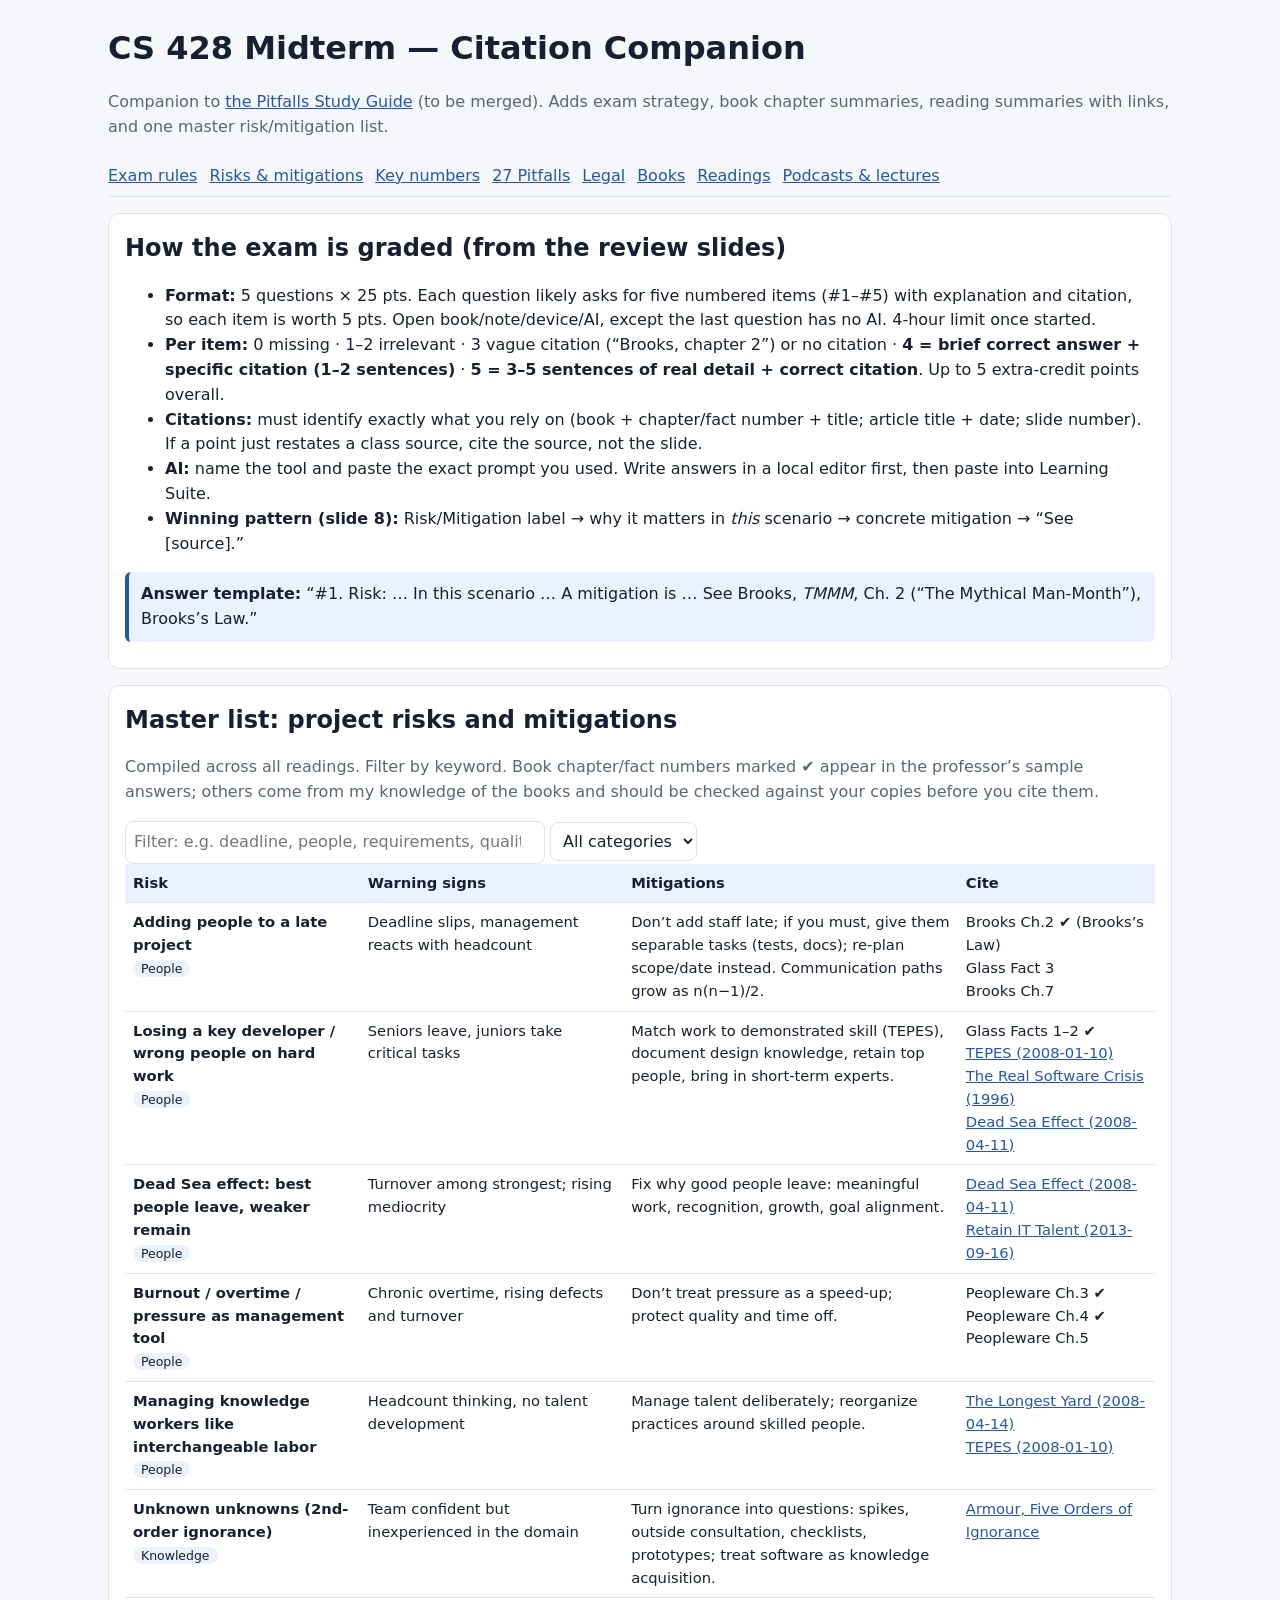
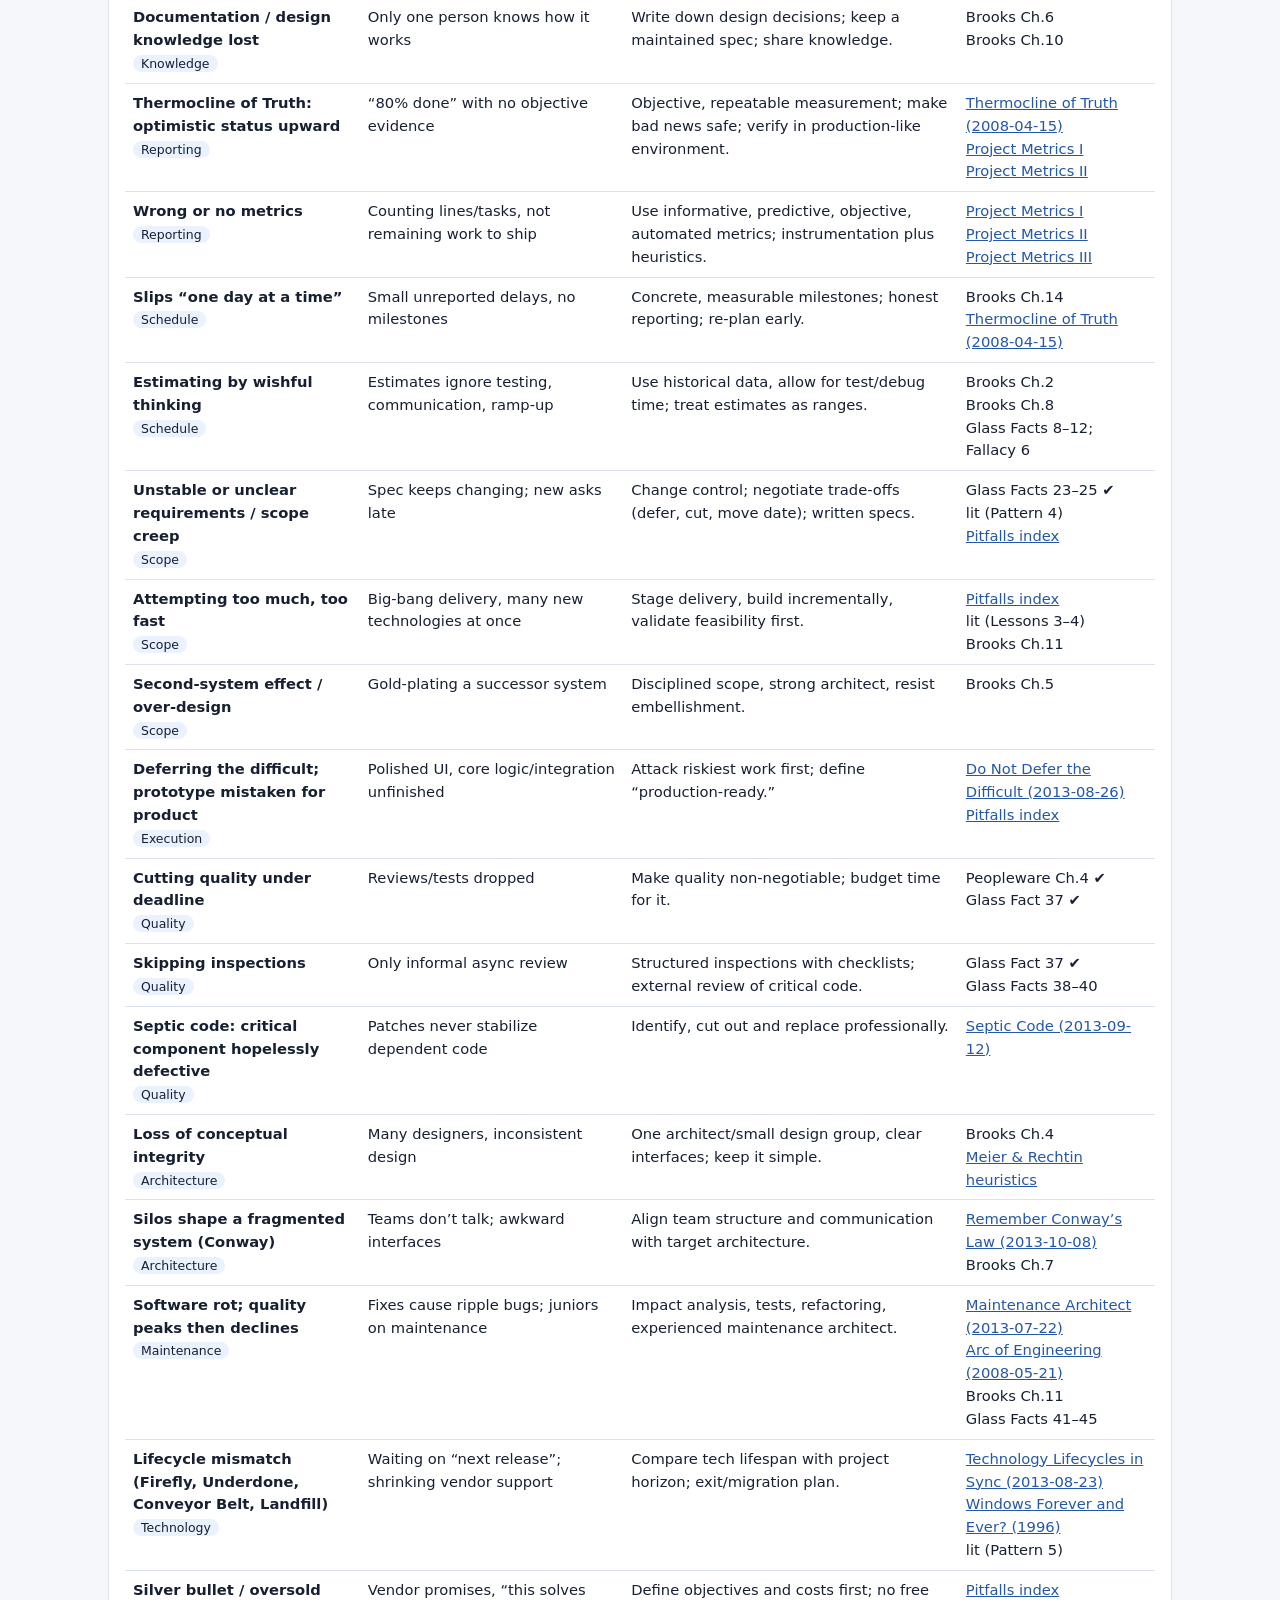
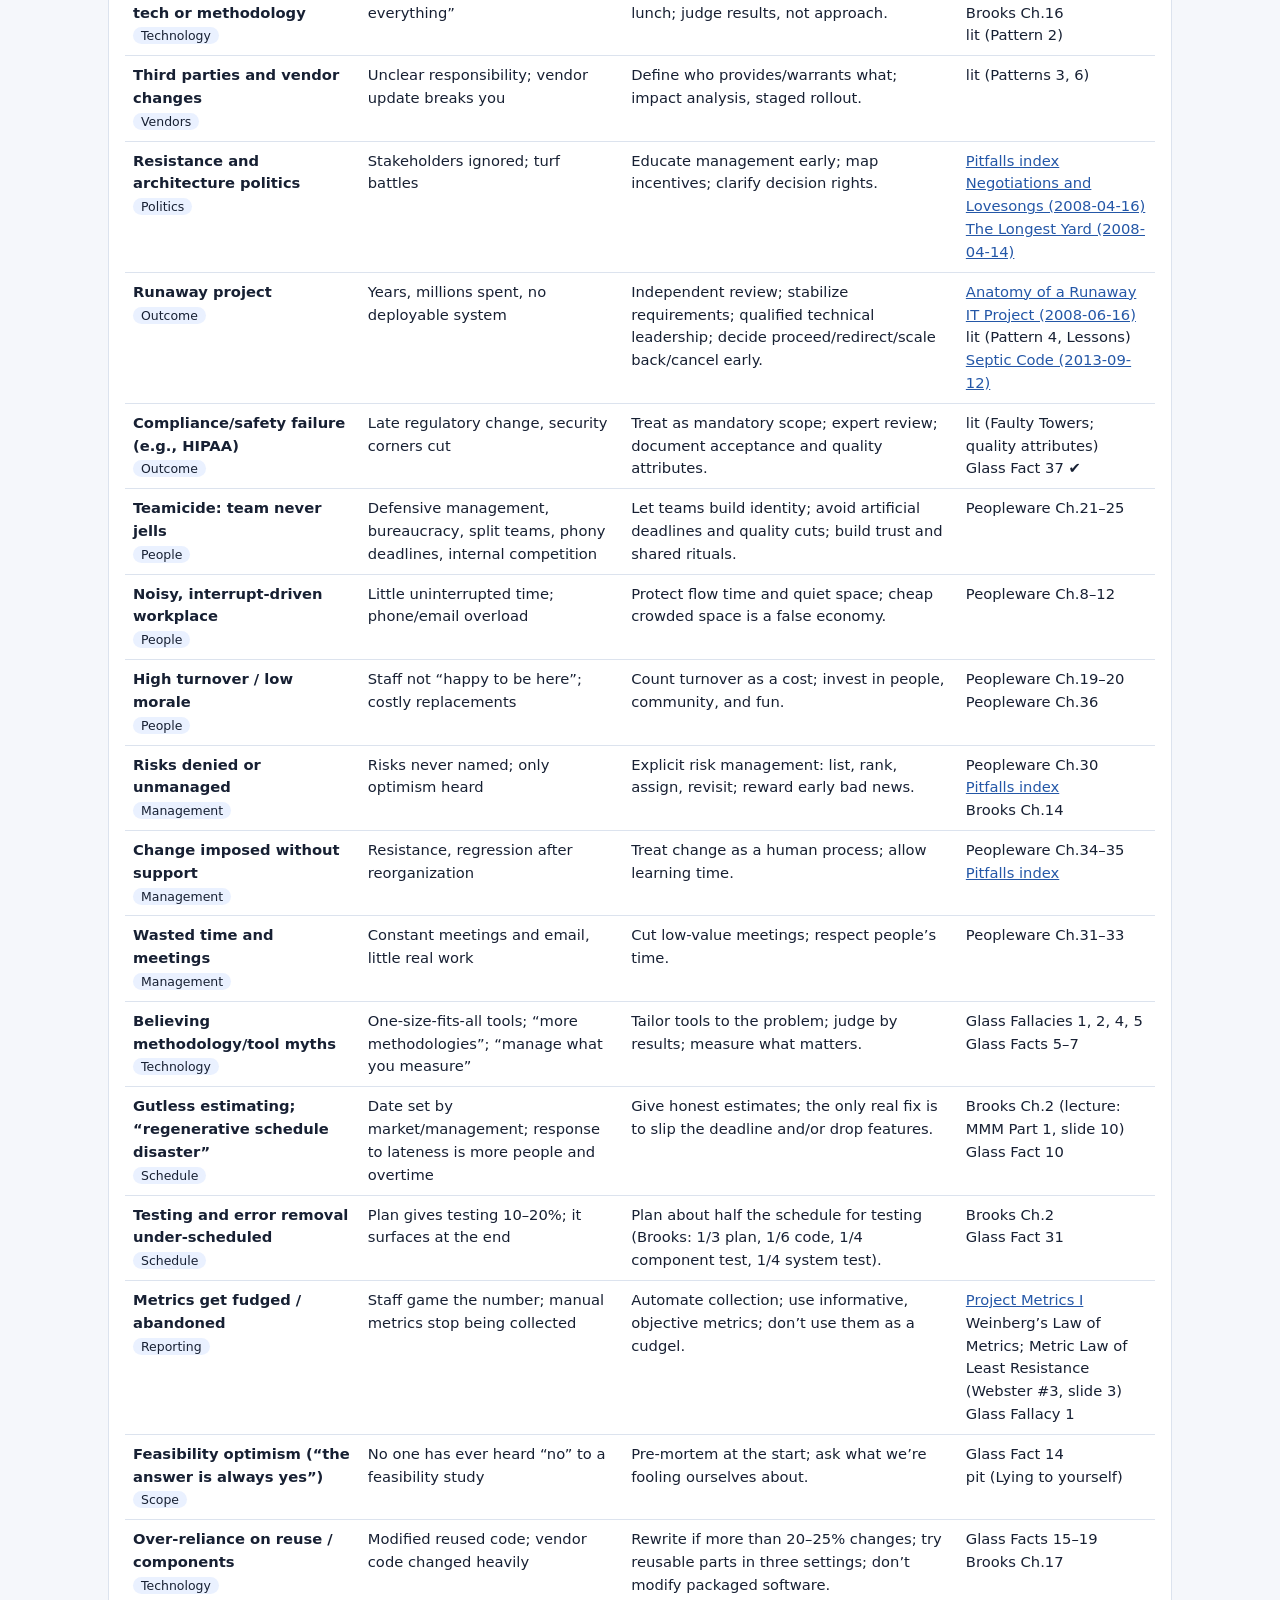
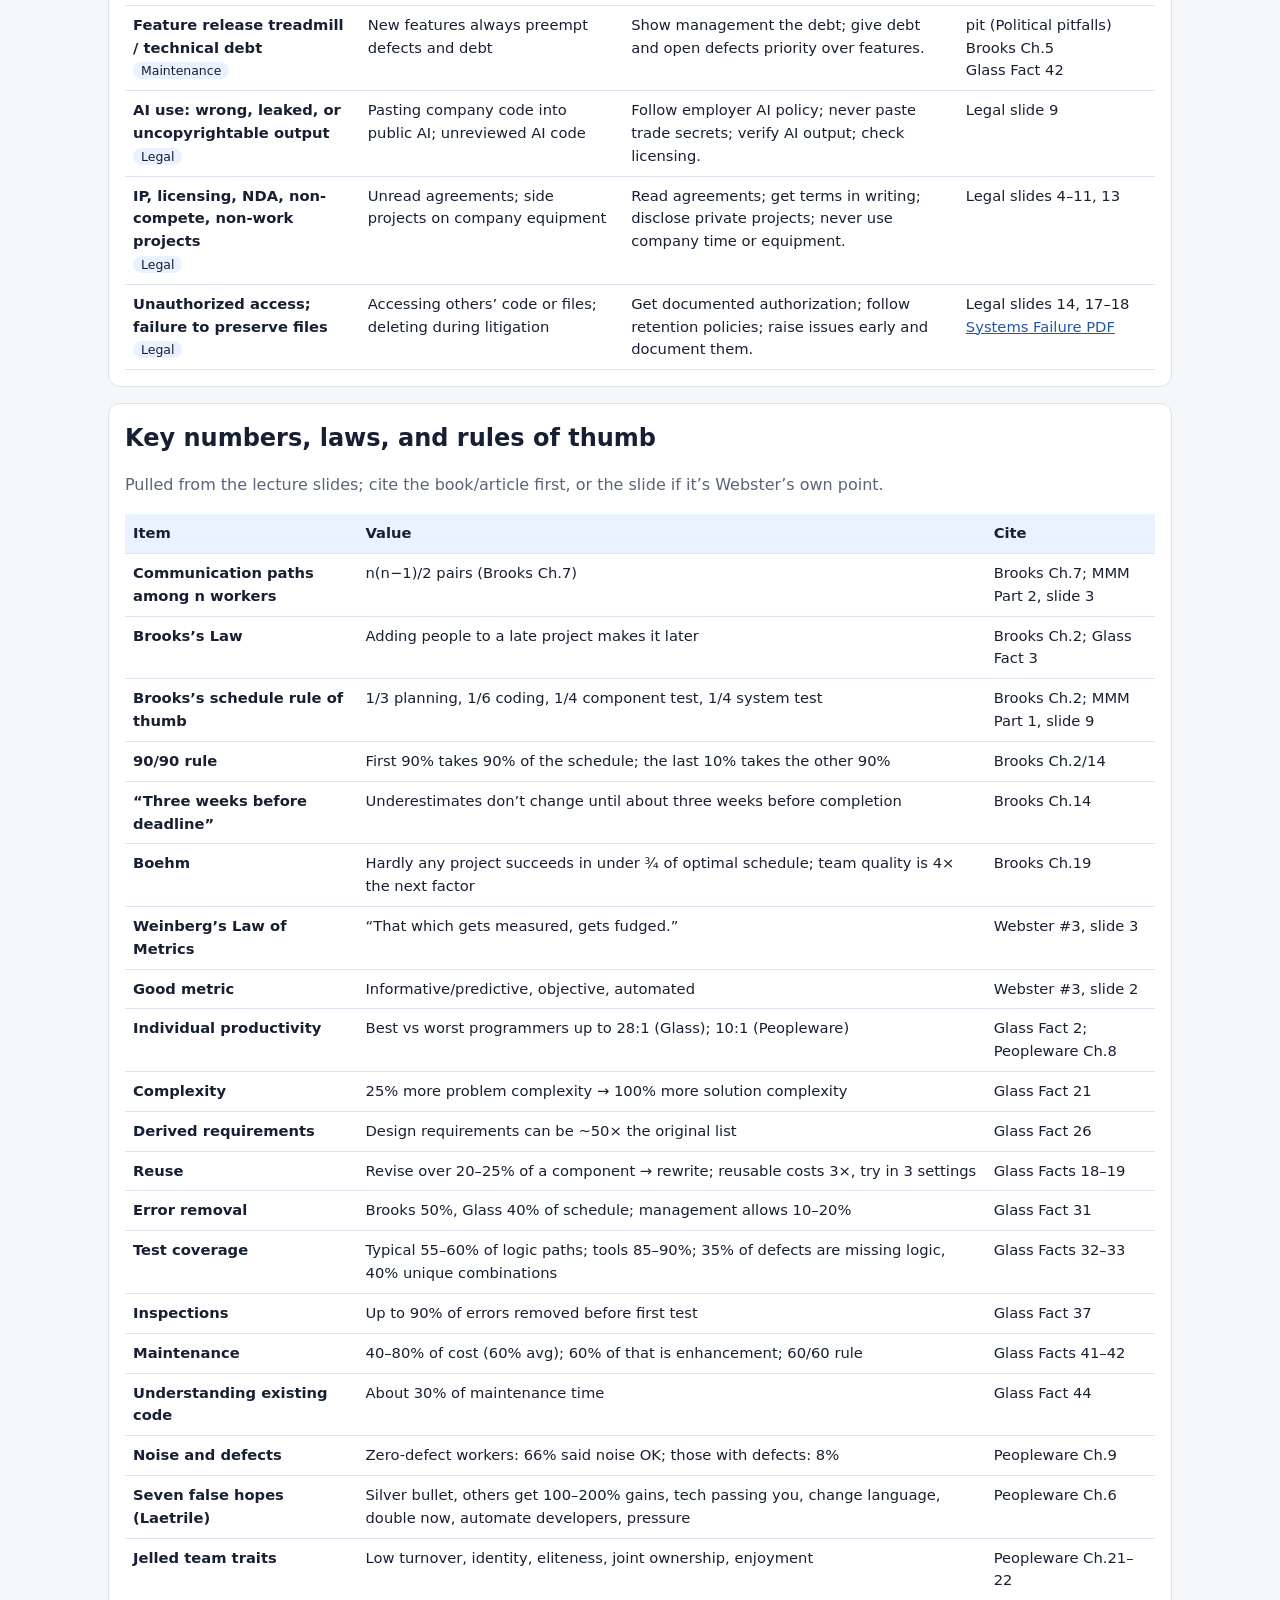
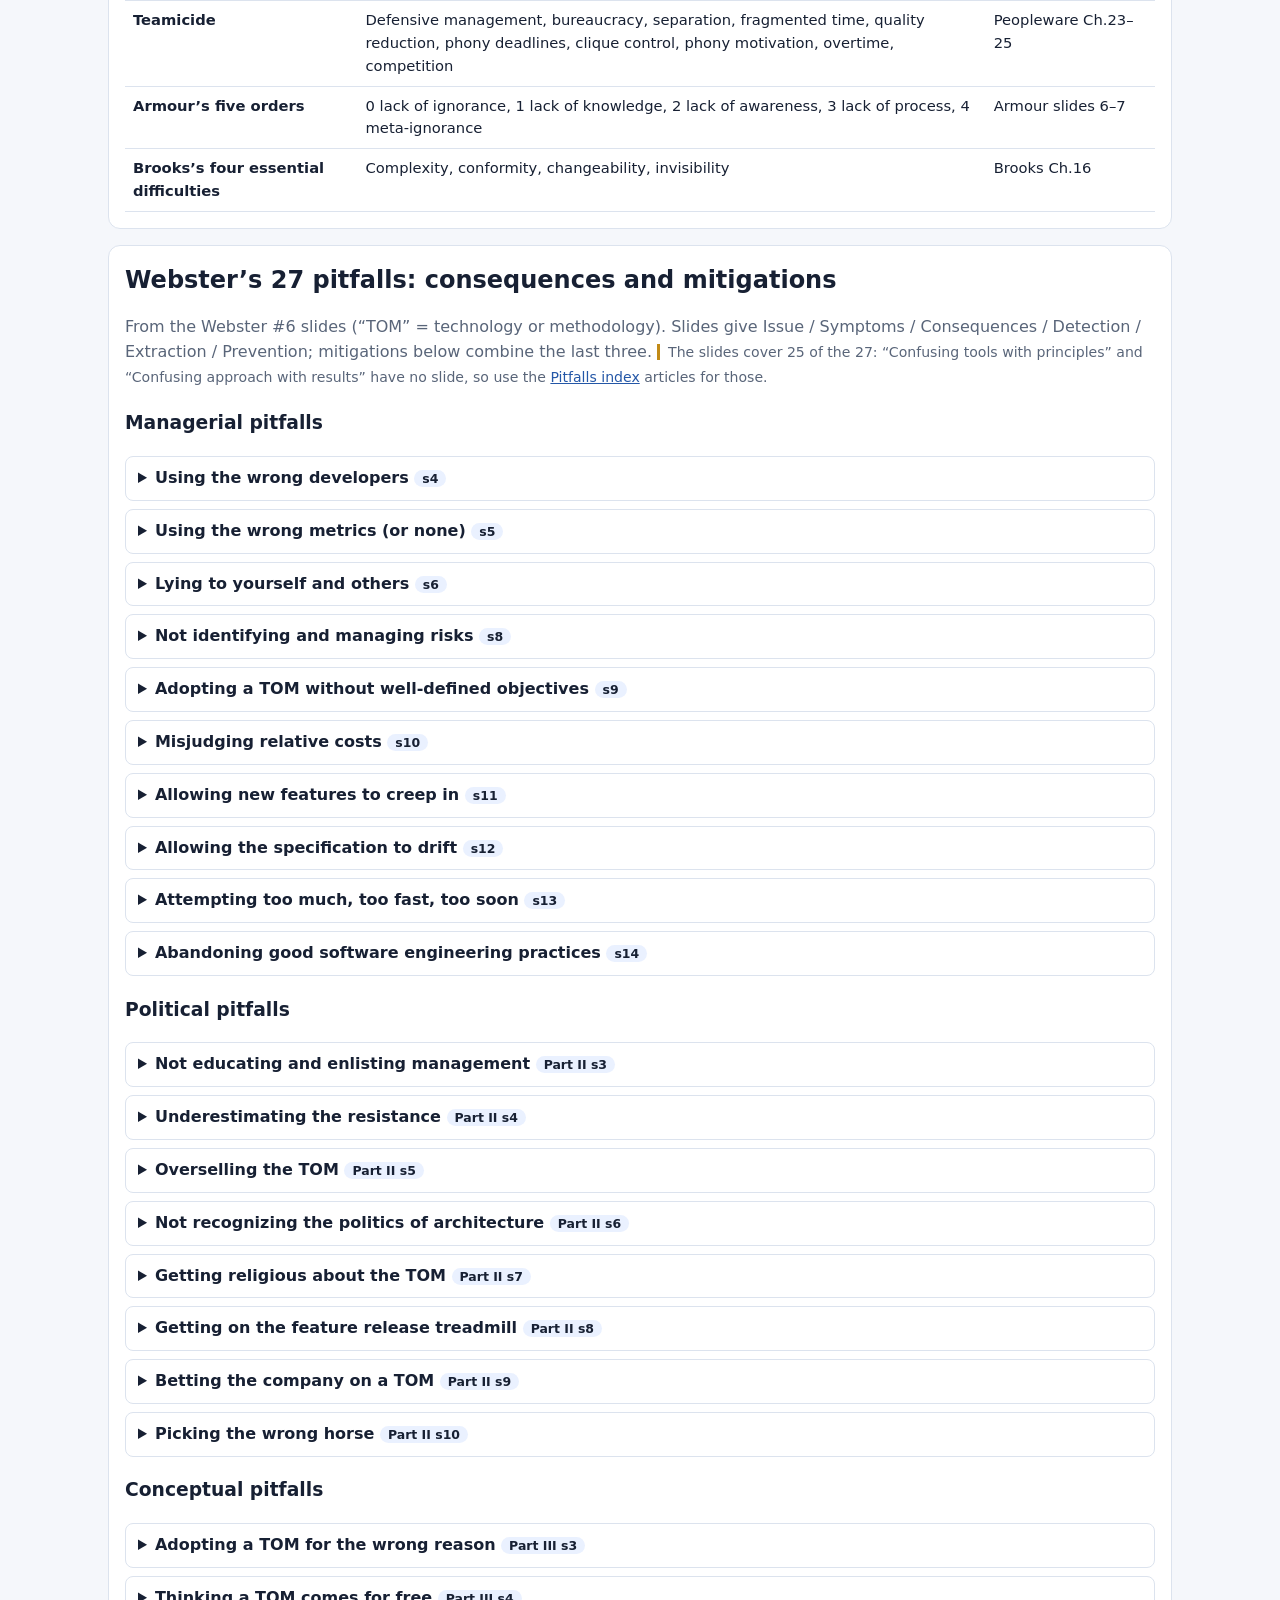
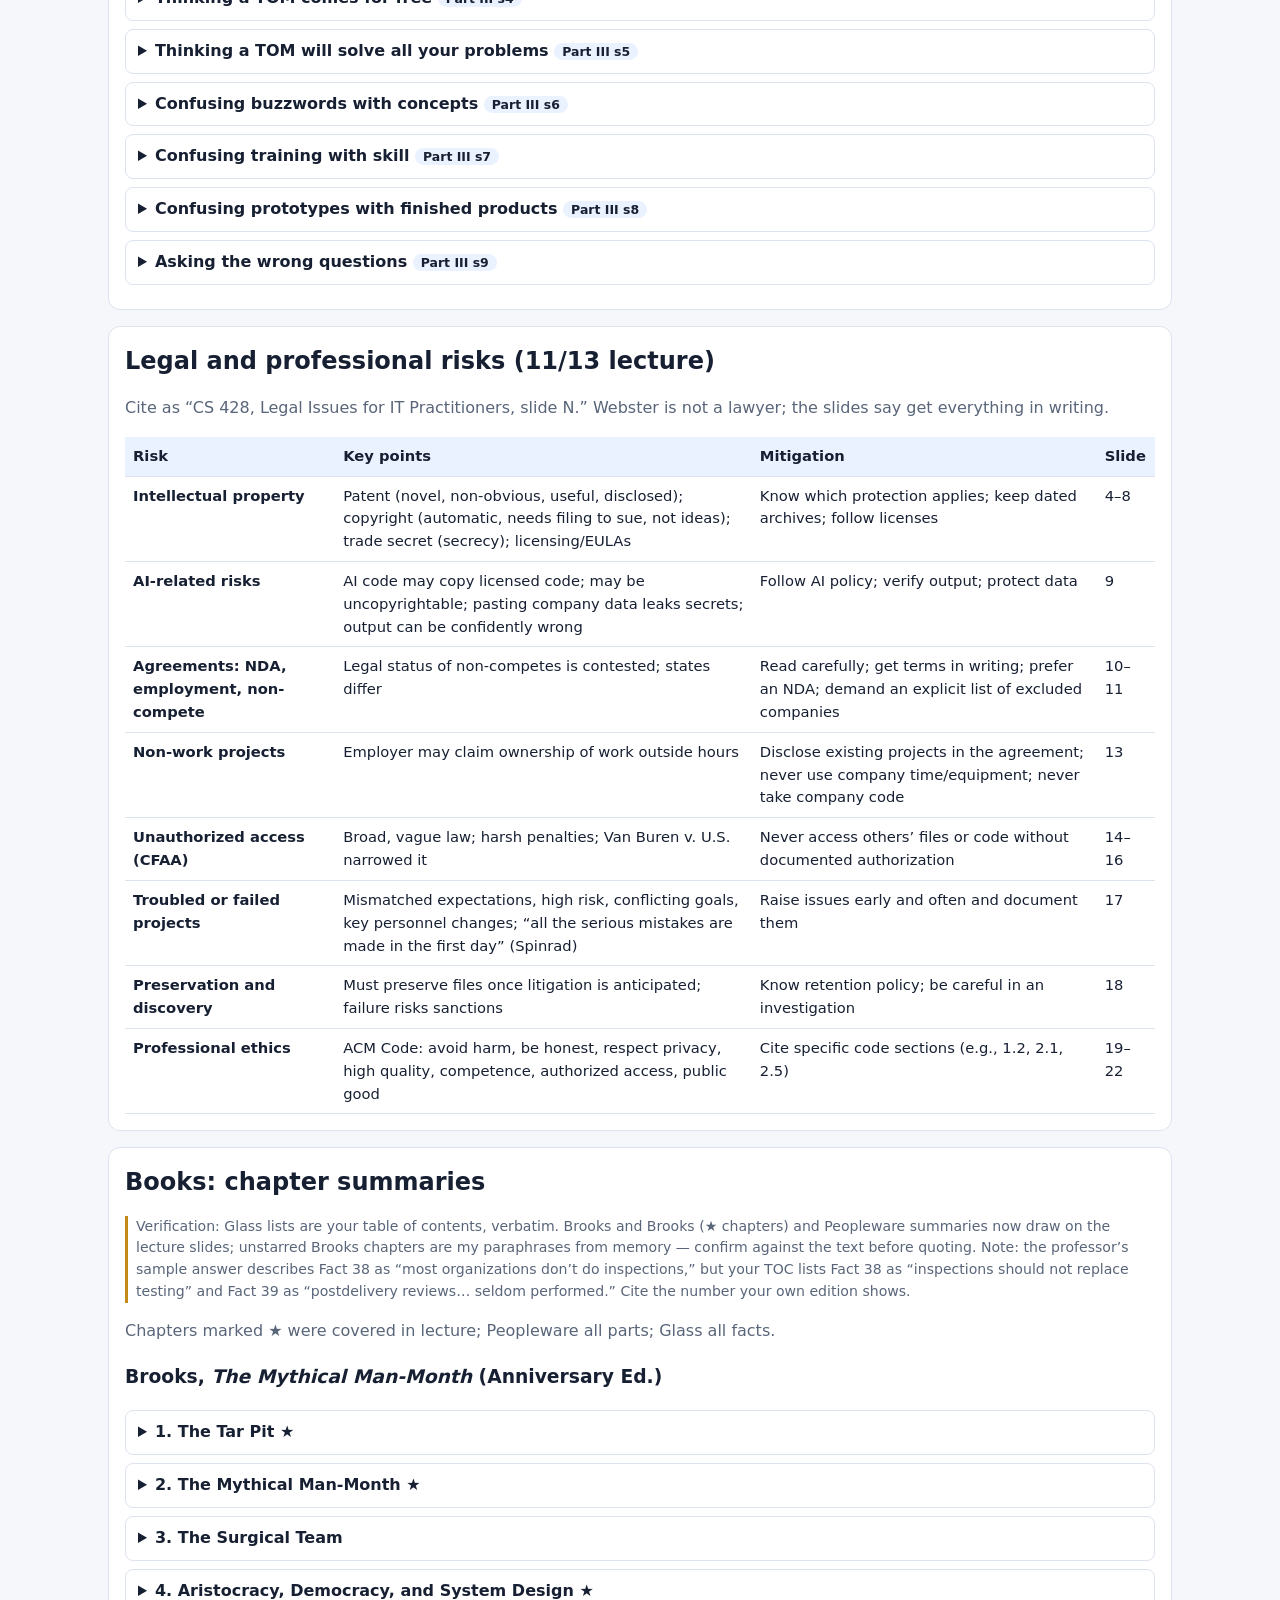
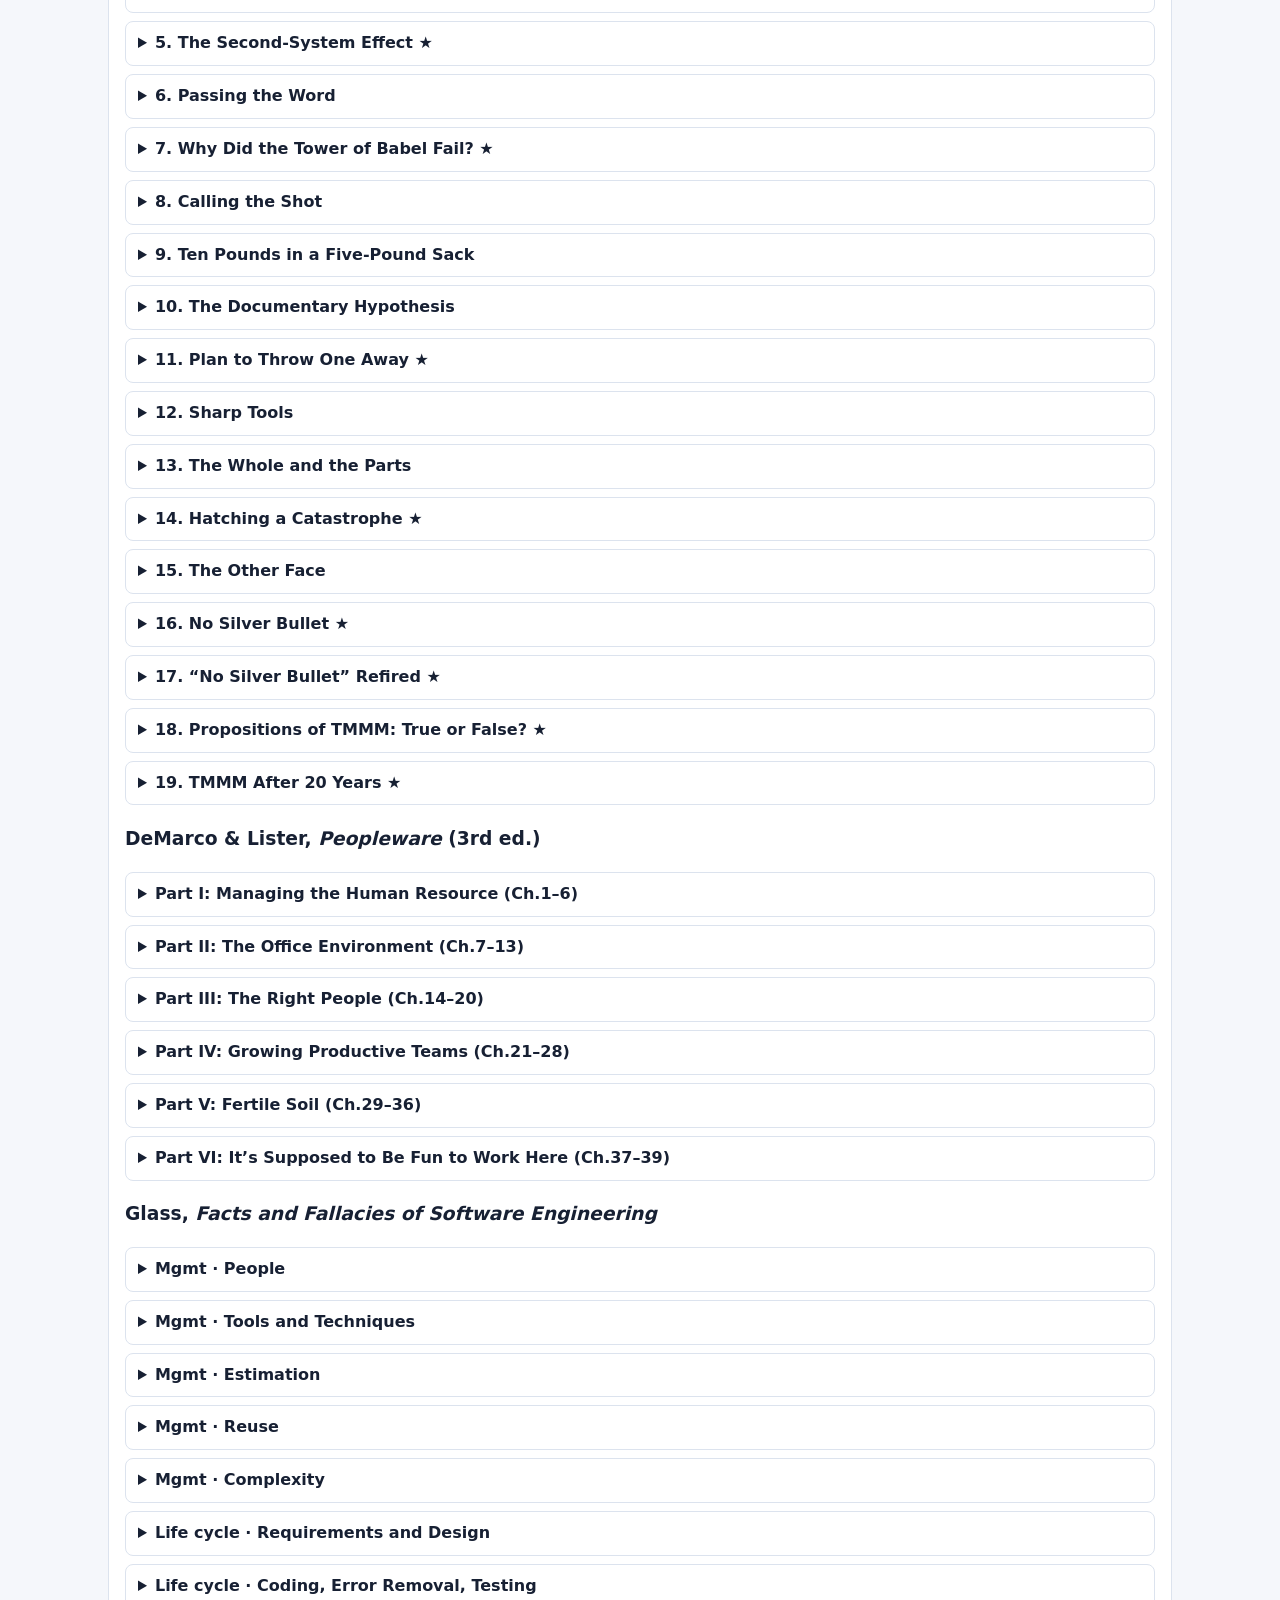
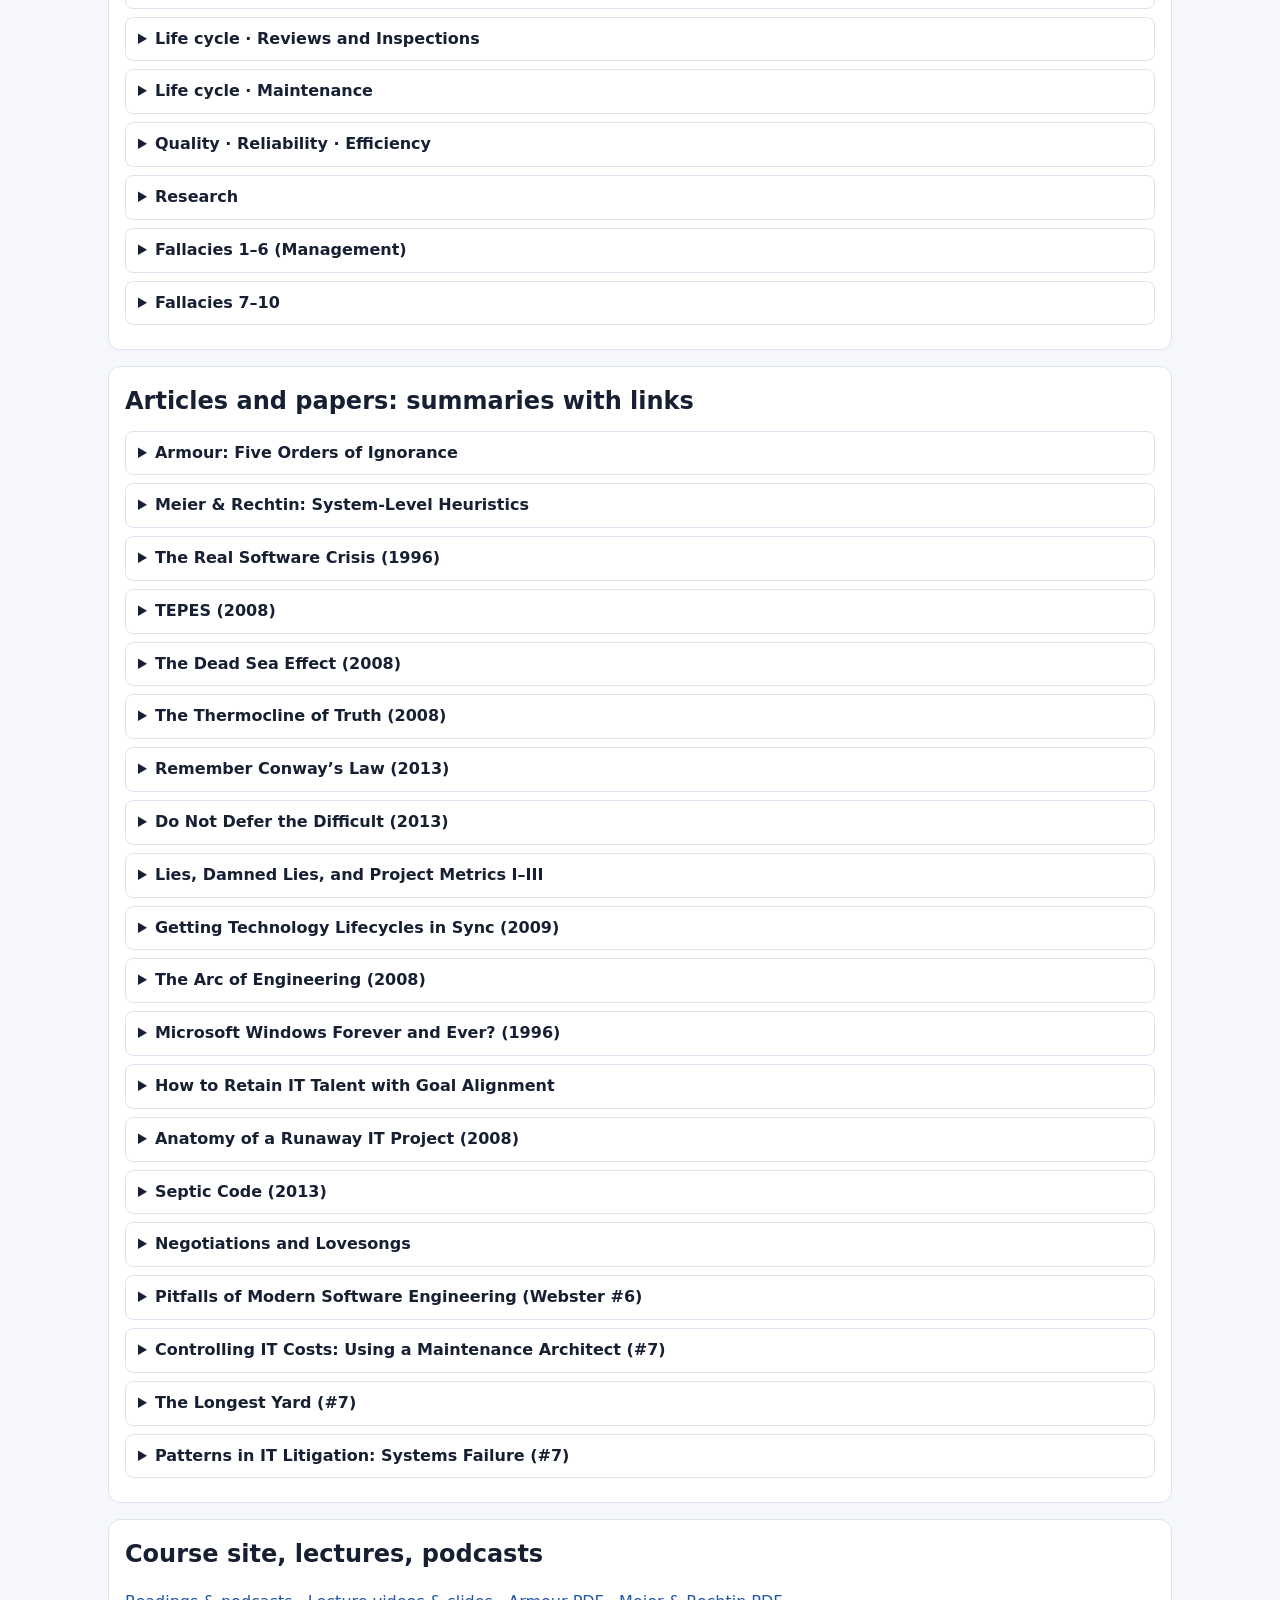
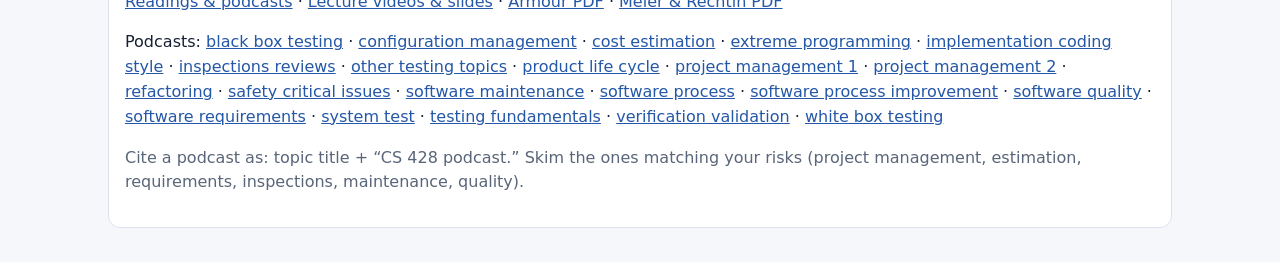
<file: CS428_Midterm_Citation_Companion.html>
<!doctype html>
<html lang="en"><head><meta charset="utf-8"><meta name="viewport" content="width=device-width,initial-scale=1">
<title>CS 428 Midterm — Citation Companion</title>
<style>
:root{--bg:#f5f7fb;--card:#fff;--ink:#172033;--mut:#596579;--line:#dce3ee;--blue:#2457a7;--tint:#eaf1ff}
@media(prefers-color-scheme:dark){:root{--bg:#141a26;--card:#1e2635;--ink:#e8edf6;--mut:#a5b0c4;--line:#33405a;--blue:#8db4f5;--tint:#243453}}
*{box-sizing:border-box}body{margin:0;background:var(--bg);color:var(--ink);font:16px/1.55 system-ui,sans-serif}
.w{max-width:1100px;margin:auto;padding:18px}h1{margin:.2em 0}h2{margin:0 0 10px}
nav{position:sticky;top:0;background:var(--bg);padding:8px 0;border-bottom:1px solid var(--line);display:flex;gap:12px;flex-wrap:wrap;z-index:5}
a{color:var(--blue)}.c{background:var(--card);border:1px solid var(--line);border-radius:12px;padding:16px;margin:16px 0}
.n{background:var(--tint);border-left:4px solid var(--blue);padding:10px 12px;border-radius:6px;margin:10px 0}
details{border:1px solid var(--line);border-radius:8px;margin:8px 0;padding:0 12px}summary{cursor:pointer;padding:9px 0;font-weight:600}
table{width:100%;border-collapse:collapse;font-size:.92rem}th,td{text-align:left;vertical-align:top;border-bottom:1px solid var(--line);padding:8px}th{background:var(--tint)}
input,select{font:inherit;padding:8px;border:1px solid var(--line);border-radius:8px;background:var(--card);color:var(--ink)}input{width:min(420px,100%)}
.t{overflow-x:auto}.m{color:var(--mut)}.tag{background:var(--tint);border-radius:99px;padding:1px 8px;font-size:.78rem}
.v{border-left:3px solid #c28b17;padding-left:8px;color:var(--mut);font-size:.88rem}
@media print{nav,input,select{display:none}}
</style></head><body><div class="w">
<h1>CS 428 Midterm — Citation Companion</h1>
<p class="m">Companion to <a href="CS428_Midterm_Pitfalls_Study_Guide.html">the Pitfalls Study Guide</a> (to be merged). Adds exam strategy, book chapter summaries, reading summaries with links, and one master risk/mitigation list.</p>
<nav><a href="#exam">Exam rules</a><a href="#risks">Risks &amp; mitigations</a><a href="#cheat">Key numbers</a><a href="#pitfalls">27 Pitfalls</a><a href="#legal">Legal</a><a href="#books">Books</a><a href="#readings">Readings</a><a href="#podcasts">Podcasts &amp; lectures</a></nav>

<section class="c" id="exam"><h2>How the exam is graded (from the review slides)</h2>
<ul>
<li><b>Format:</b> 5 questions × 25 pts. Each question likely asks for five numbered items (#1–#5) with explanation and citation, so each item is worth 5 pts. Open book/note/device/AI, except the last question has no AI. 4-hour limit once started.</li>
<li><b>Per item:</b> 0 missing · 1–2 irrelevant · 3 vague citation (“Brooks, chapter 2”) or no citation · <b>4 = brief correct answer + specific citation (1–2 sentences)</b> · <b>5 = 3–5 sentences of real detail + correct citation</b>. Up to 5 extra-credit points overall.</li>
<li><b>Citations:</b> must identify exactly what you rely on (book + chapter/fact number + title; article title + date; slide number). If a point just restates a class source, cite the source, not the slide.</li>
<li><b>AI:</b> name the tool and paste the exact prompt you used. Write answers in a local editor first, then paste into Learning Suite.</li>
<li><b>Winning pattern (slide 8):</b> Risk/Mitigation label → why it matters in <i>this</i> scenario → concrete mitigation → “See [source].”</li>
</ul>
<div class="n"><b>Answer template:</b> “#1. Risk: … In this scenario … A mitigation is … See Brooks, <i>TMMM</i>, Ch. 2 (“The Mythical Man-Month”), Brooks’s Law.”</div></section>

<section class="c" id="risks"><h2>Master list: project risks and mitigations</h2>
<p class="m">Compiled across all readings. Filter by keyword. Book chapter/fact numbers marked ✔ appear in the professor’s sample answers; others come from my knowledge of the books and should be checked against your copies before you cite them.</p>
<input id="q" type="search" placeholder="Filter: e.g. deadline, people, requirements, quality…"> <select id="cat"><option value="">All categories</option></select>
<div class="t"><table><thead><tr><th>Risk</th><th>Warning signs</th><th>Mitigations</th><th>Cite</th></tr></thead><tbody id="rb"></tbody></table></div></section>

<section class="c" id="cheat"><h2>Key numbers, laws, and rules of thumb</h2><p class="m">Pulled from the lecture slides; cite the book/article first, or the slide if it’s Webster’s own point.</p><div class="t"><table><thead><tr><th>Item</th><th>Value</th><th>Cite</th></tr></thead><tbody id="ck"></tbody></table></div></section>
<section class="c" id="pitfalls"><h2>Webster’s 27 pitfalls: consequences and mitigations</h2><p class="m">From the Webster #6 slides (“TOM” = technology or methodology). Slides give Issue / Symptoms / Consequences / Detection / Extraction / Prevention; mitigations below combine the last three. <span class="v">The slides cover 25 of the 27: “Confusing tools with principles” and “Confusing approach with results” have no slide, so use the <a href="https://bfwa.com/pitfalls/" target="_blank">Pitfalls index</a> articles for those.</span></p><div id="pf"></div></section>
<section class="c" id="legal"><h2>Legal and professional risks (11/13 lecture)</h2><p class="m">Cite as “CS 428, Legal Issues for IT Practitioners, slide N.” Webster is not a lawyer; the slides say get everything in writing.</p><div class="t"><table><thead><tr><th>Risk</th><th>Key points</th><th>Mitigation</th><th>Slide</th></tr></thead><tbody id="lg"></tbody></table></div></section>
<section class="c" id="books"><h2>Books: chapter summaries</h2>
<p class="v">Verification: Glass lists are your table of contents, verbatim. Brooks and Brooks (★ chapters) and Peopleware summaries now draw on the lecture slides; unstarred Brooks chapters are my paraphrases from memory — confirm against the text before quoting. Note: the professor’s sample answer describes Fact 38 as “most organizations don’t do inspections,” but your TOC lists Fact 38 as “inspections should not replace testing” and Fact 39 as “postdelivery reviews… seldom performed.” Cite the number your own edition shows.</p>
<p class="m">Chapters marked ★ were covered in lecture; Peopleware all parts; Glass all facts.</p><h3>Brooks, <i>The Mythical Man-Month</i> (Anniversary Ed.)</h3><div id="brooks"></div>
<h3>DeMarco &amp; Lister, <i>Peopleware</i> (3rd ed.)</h3><div id="pw"></div>
<h3>Glass, <i>Facts and Fallacies of Software Engineering</i></h3><div id="glass"></div></section>

<section class="c" id="readings"><h2>Articles and papers: summaries with links</h2><div id="rd"></div></section>

<section class="c" id="podcasts"><h2>Course site, lectures, podcasts</h2>
<p><a href="https://cs428.prod.brigham-young.psdops.com/readings-podcasts">Readings &amp; podcasts</a> · <a href="https://cs428.prod.brigham-young.psdops.com/class-lecture-videos-slides">Lecture videos &amp; slides</a> · <a href="https://cs428.prod.brigham-young.psdops.com/00000192-77ce-dbc0-afd3-77fe512e0001/armour-orders-of-ignorance-appednix-b-pdf">Armour PDF</a> · <a href="http://bfwa.com/itc446/2020f/SysArchHeuristics.pdf">Meier &amp; Rechtin PDF</a></p>
<p id="pod"></p>
<p class="m">Cite a podcast as: topic title + “CS 428 podcast.” Skim the ones matching your risks (project management, estimation, requirements, inspections, maintenance, quality).</p></section>
</div>
<script>
const U={tepes:['TEPES (2008-01-10)','https://brucefwebster.com/2008/01/10/the-wetware-crisis-tepes/'],dead:['Dead Sea Effect (2008-04-11)','https://brucefwebster.com/2008/04/11/the-wetware-crisis-the-dead-sea-effect/'],long:['The Longest Yard (2008-04-14)','https://brucefwebster.com/2008/04/14/the-longest-yard-reorganizing-it-for-success/'],thermo:['Thermocline of Truth (2008-04-15)','https://brucefwebster.com/2008/04/15/the-wetware-crisis-the-themocline-of-truth/'],nego:['Negotiations and Lovesongs (2008-04-16)','https://brucefwebster.com/2008/04/16/negotiaions-and-lovesongs-introduction/'],arc:['Arc of Engineering (2008-05-21)','https://brucefwebster.com/2008/05/21/the-arc-of-engineering/'],run:['Anatomy of a Runaway IT Project (2008-06-16)','https://brucefwebster.com/2008/06/16/anatomy-of-a-runaway-it-project/'],m1:['Project Metrics I','https://brucefwebster.com/2013/07/08/lies-damned-lies-and-project-metrics-part-i/'],m2:['Project Metrics II','https://brucefwebster.com/2013/07/11/lies-damned-lies-and-project-metrics-part-ii/'],m3:['Project Metrics III','https://brucefwebster.com/2013/07/12/lies-damned-lies-and-project-metrics-part-iii/'],maint:['Maintenance Architect (2013-07-22)','https://brucefwebster.com/2013/07/22/controlling-it-costs-using-a-maintenance-architect/'],life:['Technology Lifecycles in Sync (2013-08-23)','https://brucefwebster.com/2013/08/23/getting-technology-lifecycles-in-sync/'],defer:['Do Not Defer the Difficult (2013-08-26)','https://brucefwebster.com/2013/08/26/do-not-defer-the-difficult-in-it-projects/'],septic:['Septic Code (2013-09-12)','https://brucefwebster.com/2013/09/12/septic-code-why-some-large-it-projects-never-go-into-production/'],real:['The Real Software Crisis (1996)','https://brucefwebster.com/2013/09/13/the-real-software-crisis-byte-magazine-january-1996/'],goal:['Retain IT Talent (2013-09-16)','https://brucefwebster.com/2013/09/16/how-to-retain-it-talent-with-goal-alignment/'],win:['Windows Forever and Ever? (1996)','https://brucefwebster.com/2013/09/18/microsoft-windows-forever-and-ever-windows-magazine-june-1996/'],conway:['Remember Conway’s Law (2013-10-08)','https://brucefwebster.com/2013/10/08/remember-conways-law/'],lit:['Systems Failure PDF','https://brucefwebster.com/BFWA-SystemsFailure.pdf'],pit:['Pitfalls index','https://bfwa.com/pitfalls/'],arm:['Armour, Five Orders of Ignorance','https://cs428.prod.brigham-young.psdops.com/00000192-77ce-dbc0-afd3-77fe512e0001/armour-orders-of-ignorance-appednix-b-pdf'],mr:['Meier & Rechtin heuristics','http://bfwa.com/itc446/2020f/SysArchHeuristics.pdf']};
const L=k=>k in U?`<a href="${U[k][1]}" target="_blank" rel="noopener">${U[k][0]}</a>`:k;
const R=[
['People','Adding people to a late project','Deadline slips, management reacts with headcount','Don’t add staff late; if you must, give them separable tasks (tests, docs); re-plan scope/date instead. Communication paths grow as n(n−1)/2.',['Brooks Ch.2 ✔ (Brooks’s Law)','Glass Fact 3','Brooks Ch.7']],
['People','Losing a key developer / wrong people on hard work','Seniors leave, juniors take critical tasks','Match work to demonstrated skill (TEPES), document design knowledge, retain top people, bring in short-term experts.',['Glass Facts 1–2 ✔','tepes','real','dead']],
['People','Dead Sea effect: best people leave, weaker remain','Turnover among strongest; rising mediocrity','Fix why good people leave: meaningful work, recognition, growth, goal alignment.',['dead','goal']],
['People','Burnout / overtime / pressure as management tool','Chronic overtime, rising defects and turnover','Don’t treat pressure as a speed-up; protect quality and time off.',['Peopleware Ch.3 ✔','Peopleware Ch.4 ✔','Peopleware Ch.5']],
['People','Managing knowledge workers like interchangeable labor','Headcount thinking, no talent development','Manage talent deliberately; reorganize practices around skilled people.',['long','tepes']],
['Knowledge','Unknown unknowns (2nd-order ignorance)','Team confident but inexperienced in the domain','Turn ignorance into questions: spikes, outside consultation, checklists, prototypes; treat software as knowledge acquisition.',['arm']],
['Knowledge','Documentation / design knowledge lost','Only one person knows how it works','Write down design decisions; keep a maintained spec; share knowledge.',['Brooks Ch.6','Brooks Ch.10']],
['Reporting','Thermocline of Truth: optimistic status upward','“80% done” with no objective evidence','Objective, repeatable measurement; make bad news safe; verify in production-like environment.',['thermo','m1','m2']],
['Reporting','Wrong or no metrics','Counting lines/tasks, not remaining work to ship','Use informative, predictive, objective, automated metrics; instrumentation plus heuristics.',['m1','m2','m3']],
['Schedule','Slips “one day at a time”','Small unreported delays, no milestones','Concrete, measurable milestones; honest reporting; re-plan early.',['Brooks Ch.14','thermo']],
['Schedule','Estimating by wishful thinking','Estimates ignore testing, communication, ramp-up','Use historical data, allow for test/debug time; treat estimates as ranges.',['Brooks Ch.2','Brooks Ch.8','Glass Facts 8–12; Fallacy 6']],
['Scope','Unstable or unclear requirements / scope creep','Spec keeps changing; new asks late','Change control; negotiate trade-offs (defer, cut, move date); written specs.',['Glass Facts 23–25 ✔','lit (Pattern 4)','pit']],
['Scope','Attempting too much, too fast','Big-bang delivery, many new technologies at once','Stage delivery, build incrementally, validate feasibility first.',['pit','lit (Lessons 3–4)','Brooks Ch.11']],
['Scope','Second-system effect / over-design','Gold-plating a successor system','Disciplined scope, strong architect, resist embellishment.',['Brooks Ch.5']],
['Execution','Deferring the difficult; prototype mistaken for product','Polished UI, core logic/integration unfinished','Attack riskiest work first; define “production-ready.”',['defer','pit']],
['Quality','Cutting quality under deadline','Reviews/tests dropped','Make quality non-negotiable; budget time for it.',['Peopleware Ch.4 ✔','Glass Fact 37 ✔']],
['Quality','Skipping inspections','Only informal async review','Structured inspections with checklists; external review of critical code.',['Glass Fact 37 ✔','Glass Facts 38–40']],
['Quality','Septic code: critical component hopelessly defective','Patches never stabilize dependent code','Identify, cut out and replace professionally.',['septic']],
['Architecture','Loss of conceptual integrity','Many designers, inconsistent design','One architect/small design group, clear interfaces; keep it simple.',['Brooks Ch.4','mr']],
['Architecture','Silos shape a fragmented system (Conway)','Teams don’t talk; awkward interfaces','Align team structure and communication with target architecture.',['conway','Brooks Ch.7']],
['Maintenance','Software rot; quality peaks then declines','Fixes cause ripple bugs; juniors on maintenance','Impact analysis, tests, refactoring, experienced maintenance architect.',['maint','arc','Brooks Ch.11','Glass Facts 41–45']],
['Technology','Lifecycle mismatch (Firefly, Underdone, Conveyor Belt, Landfill)','Waiting on “next release”; shrinking vendor support','Compare tech lifespan with project horizon; exit/migration plan.',['life','win','lit (Pattern 5)']],
['Technology','Silver bullet / oversold tech or methodology','Vendor promises, “this solves everything”','Define objectives and costs first; no free lunch; judge results, not approach.',['pit','Brooks Ch.16','lit (Pattern 2)']],
['Vendors','Third parties and vendor changes','Unclear responsibility; vendor update breaks you','Define who provides/warrants what; impact analysis, staged rollout.',['lit (Patterns 3, 6)']],
['Politics','Resistance and architecture politics','Stakeholders ignored; turf battles','Educate management early; map incentives; clarify decision rights.',['pit','nego','long']],
['Outcome','Runaway project','Years, millions spent, no deployable system','Independent review; stabilize requirements; qualified technical leadership; decide proceed/redirect/scale back/cancel early.',['run','lit (Pattern 4, Lessons)','septic']],
['Outcome','Compliance/safety failure (e.g., HIPAA)','Late regulatory change, security corners cut','Treat as mandatory scope; expert review; document acceptance and quality attributes.',['lit (Faulty Towers; quality attributes)','Glass Fact 37 ✔']]];
R.push(['People','Teamicide: team never jells','Defensive management, bureaucracy, split teams, phony deadlines, internal competition','Let teams build identity; avoid artificial deadlines and quality cuts; build trust and shared rituals.',['Peopleware Ch.21–25']],
['People','Noisy, interrupt-driven workplace','Little uninterrupted time; phone/email overload','Protect flow time and quiet space; cheap crowded space is a false economy.',['Peopleware Ch.8–12']],
['People','High turnover / low morale','Staff not “happy to be here”; costly replacements','Count turnover as a cost; invest in people, community, and fun.',['Peopleware Ch.19–20','Peopleware Ch.36']],
['Management','Risks denied or unmanaged','Risks never named; only optimism heard','Explicit risk management: list, rank, assign, revisit; reward early bad news.',['Peopleware Ch.30','pit','Brooks Ch.14']],
['Management','Change imposed without support','Resistance, regression after reorganization','Treat change as a human process; allow learning time.',['Peopleware Ch.34–35','pit']],
['Management','Wasted time and meetings','Constant meetings and email, little real work','Cut low-value meetings; respect people’s time.',['Peopleware Ch.31–33']],
['Technology','Believing methodology/tool myths','One-size-fits-all tools; “more methodologies”; “manage what you measure”','Tailor tools to the problem; judge by results; measure what matters.',['Glass Fallacies 1, 2, 4, 5','Glass Facts 5–7']]);

U.sl=['Lecture videos & slides','https://cs428.prod.brigham-young.psdops.com/class-lecture-videos-slides'];
R.push(['Schedule','Gutless estimating; “regenerative schedule disaster”','Date set by market/management; response to lateness is more people and overtime','Give honest estimates; the only real fix is to slip the deadline and/or drop features.',['Brooks Ch.2 (lecture: MMM Part 1, slide 10)','Glass Fact 10']],
['Schedule','Testing and error removal under-scheduled','Plan gives testing 10–20%; it surfaces at the end','Plan about half the schedule for testing (Brooks: 1/3 plan, 1/6 code, 1/4 component test, 1/4 system test).',['Brooks Ch.2','Glass Fact 31']],
['Reporting','Metrics get fudged / abandoned','Staff game the number; manual metrics stop being collected','Automate collection; use informative, objective metrics; don’t use them as a cudgel.',['m1','Weinberg’s Law of Metrics; Metric Law of Least Resistance (Webster #3, slide 3)','Glass Fallacy 1']],
['Scope','Feasibility optimism (“the answer is always yes”)','No one has ever heard “no” to a feasibility study','Pre-mortem at the start; ask what we’re fooling ourselves about.',['Glass Fact 14','pit (Lying to yourself)']],
['Technology','Over-reliance on reuse / components','Modified reused code; vendor code changed heavily','Rewrite if more than 20–25% changes; try reusable parts in three settings; don’t modify packaged software.',['Glass Facts 15–19','Brooks Ch.17']],
['Maintenance','Feature release treadmill / technical debt','New features always preempt defects and debt','Show management the debt; give debt and open defects priority over features.',['pit (Political pitfalls)','Brooks Ch.5','Glass Fact 42']],
['Legal','AI use: wrong, leaked, or uncopyrightable output','Pasting company code into public AI; unreviewed AI code','Follow employer AI policy; never paste trade secrets; verify AI output; check licensing.',['Legal slide 9']],
['Legal','IP, licensing, NDA, non-compete, non-work projects','Unread agreements; side projects on company equipment','Read agreements; get terms in writing; disclose private projects; never use company time or equipment.',['Legal slides 4–11, 13']],
['Legal','Unauthorized access; failure to preserve files','Accessing others’ code or files; deleting during litigation','Get documented authorization; follow retention policies; raise issues early and document them.',['Legal slides 14, 17–18','lit']]);
const cats=[...new Set(R.map(r=>r[0]))],cs=document.getElementById('cat');cats.forEach(c=>cs.add(new Option(c,c)));
const rb=document.getElementById('rb');
function draw(){const q=document.getElementById('q').value.toLowerCase(),c=cs.value;rb.innerHTML=R.filter(r=>(!c||r[0]==c)&&(!q||r.join(' ').toLowerCase().includes(q))).map(r=>`<tr><td><b>${r[1]}</b><br><span class="tag">${r[0]}</span></td><td>${r[2]}</td><td>${r[3]}</td><td>${r[4].map(L).join('<br>')}</td></tr>`).join('')}
document.getElementById('q').oninput=draw;cs.onchange=draw;draw();
const det=(id,items)=>document.getElementById(id).innerHTML=items.map(i=>`<details><summary>${i[0]}</summary><div>${i[1]}</div></details>`).join('');
det('brooks',[
['1. The Tar Pit ★','Four levels of complexity: program → program for others → programming system → programming system product (~9× the cost). Joys: making things, useful things, complex puzzles, always learning, a tractable medium. Woes: you must be perfect; others set your goals and resources; authority below responsibility; depending on imperfect programs; quality is capped by the weakest essential component; debugging converges only linearly; the product is often obsolete before it ships. <i>Lecture: MMM Part 1, slides 3–5.</i>'],
['2. The Mythical Man-Month ★','Root causes of failure: poor estimation, confusing effort with progress, lacking courage to say “I don’t know,” poor schedule monitoring, and adding staff to a late project (“dousing a fire with gasoline”). “All programmers are optimists”; it is easy to lose a day and impossible to make it up. Men and months aren’t interchangeable (sequential constraints, communication, ramp-up) → Brooks’s Law. Testing is the most mis-scheduled part (1/3 plan, 1/6 code, 1/4 component test, 1/4 system test). 90/90 rule. Gutless estimating and regenerative schedule disaster; the only real fix is slipping the date or dropping features. <i>Lecture: MMM Part 1, slides 6–10.</i>'],
['3. The Surgical Team','Small teams led by a chief programmer with specialized support outperform large flat teams.'],
['4. Aristocracy, Democracy, and System Design ★','Conceptual integrity is the most important design consideration: simplicity, unity, design from one mind or a few agreeing minds. It determines ease of use, helps implementers’ creativity, and improves robustness and adaptability. <i>Lecture: MMM Part 1, slide 11.</i>'],
['5. The Second-System Effect ★','Architect’s discipline: use the architecture to inform estimates and simplify if the schedule is too long; simple-looking features can be hard. The first shipping version defers features, tempting “everything but the kitchen sink” in 1.1/2.0; related to technical debt. Iterative development reduces the problem. <i>Lecture: MMM Part 1, slide 12.</i>'],
['6. Passing the Word','Architects must communicate the spec through written manuals, formal definitions, meetings, and a product test.'],
['7. Why Did the Tower of Babel Fail? ★','Babel had a clear mission, manpower, materials, time and technology but lacked communication, and therefore organization. With n workers there are (n²−n)/2 interfaces; solve it with division of labor and specialization. Project manager and chief architect should be different people (conflicting priorities; architect tends to be optimistic). The workbook is today’s wiki/GitHub. <i>Lecture: MMM Part 2, slides 2–3.</i>'],
['8. Calling the Shot','Estimating from past data; productivity figures and the effect of complexity.'],
['9. Ten Pounds in a Five-Pound Sack','Size budgets and space/function trade-offs.'],
['10. The Documentary Hypothesis','A few documents (objectives, spec, schedule, budget, org chart, space) hold the project’s core decisions.'],
['11. Plan to Throw One Away ★','Brooks later superseded this with iterative development, but prototypes still get forced into production, and you often see the right design only after the first cut. Plan the organization for change (no technical advancement track pushes developers into management). Two steps forward, one step back: most maintenance is new features, producing software entropy/rot; effort shifts from original flaws to flaws introduced by earlier fixes. <i>Lecture: MMM Part 2, slides 4–5.</i>'],
['12. Sharp Tools','Good, shared tools and environments (machines, debuggers, documentation).'],
['13. The Whole and the Parts','Specify, design top-down, and test carefully to reduce bugs; debugging and integration.'],
['14. Hatching a Catastrophe ★','“How does a project get to be a year late? One day at a time.” Milestones must be concrete, specific, measurable; beware “about XX% done”; 90/90 rule; estimates don’t change until about three weeks before completion; use a critical-path schedule (PERT). Causes: not willing to pass bad news uphill (Thermocline of Truth) and not knowing the news is bad (need objective metrics). Weinberg’s Law and the Metric Law of Least Resistance. <i>Lecture: MMM Part 2, slides 6–7.</i>'],
['15. The Other Face','Programs need documentation for users and maintainers.'],
['16. No Silver Bullet ★','“Building software will always be hard.” Four essential difficulties: complexity (non-linear growth), conformity (must fit its environment), changeability (constant pressure to change), invisibility (hard to inspect). What helps: buy vs. build, requirements refinement and rapid prototyping (clients can’t fully specify before trying versions), incremental development (“a complex system that works evolved from a simple one that worked”), and great designers. <i>Lecture: MMM Part 2, slides 8–9.</i>'],
['17. “No Silver Bullet” Refired ★','Brooks answers critics: the nostrums of 1986–87 haven’t had the claimed effects. Reusable components (Cox) and the 1990s reuse push largely failed; object-oriented development was another “brass slug.” His analysis stands. <i>Lecture: MMM Part 2, slide 10.</i>'],
['18. Propositions of TMMM: True or False? ★','Condensed list of the book’s claims; Webster calls it a great cheat sheet for the open-book midterm. <i>Lecture: MMM Part 2, slide 11.</i>'],
['19. TMMM After 20 Years ★','Brooks sees the central argument as conceptual integrity and the chief architect, not scheduling. Define your users (who, what they need, think they need, want); “better to be explicit and wrong than vague.” He dropped “build one to throw away” for iteration and now accepts information hiding. Boehm: hardly any project succeeds in under ¾ of the optimal schedule regardless of staffing; Brooks’s Law stays as the best zeroth-order approximation. People are everything (team quality is 4× the next factor, citing Peopleware); effective management means building teams and giving up power. <i>Lecture: MMM Part 2, slides 12–15.</i>']]);
det('pw',[
['Part I: Managing the Human Resource (Ch.1–6)','<ul><li><b>Ch.1 Somewhere Today, a Project Is Failing</b> — in most failed projects no technological issue explained the failure; the major problems are sociological. Managers focus on the technical because it’s easier, not more crucial.</li><li><b>Ch.2 Make a Cheeseburger, Sell a Cheeseburger</b> — management sees development as fast-food production: buries errors, assumes management thinks and workers execute, treats people as interchangeable parts; too busy sawing to sharpen the saw.</li><li><b>Ch.3 Vienna Waits for You</b> ✔ — management squeezes harder and longer hours at the expense of home life; there is no such thing as sustained overtime; pressure makes people work “faster,” not better, causing poorer quality, dissatisfaction, burnout and turnover.</li><li><b>Ch.4 Quality—If Time Permits</b> ✔ — people tie self-esteem to quality while management stresses quantity; extra quality is a route to productivity; quality is free, but only to those willing to pay heavily for it.</li><li><b>Ch.5 Parkinson’s Law Revisited</b> — “work expands to fill the time” was satire and doesn’t apply to your people; bad estimates lower productivity and credible ones raise it; death march vs. achievable goal; busywork expands.</li><li><b>Ch.6 Laetrile</b> — seven false hopes: a new trick will soar productivity; others get 100–200% gains; technology is passing you; changing language/methodology will give huge gains; the backlog demands doubling productivity now; automate away developers; pressure improves work.</li></ul><i>Lecture: Peopleware Part 1, slides 2–7.</i>'],
['Part II: The Office Environment (Ch.7–13)','<ul><li><b>Ch.7 The Furniture Police</b> — workspace decisions are made by people who don’t do intellect work; goals are ease of setup, not productivity (“if everyone can’t have a window, no one can”).</li><li><b>Ch.8 “You Never Get Anything Done around Here between 9 and 5.”</b> — overtime improves the <i>quality</i> of work time (fewer interruptions); best performers outdo the worst 10:1 and organizations differ 10:1; language, years of experience, defects and salary are non-factors; top performers’ space is quieter and more private.</li><li><b>Ch.9 Saving Money on Space</b> — space is a small fraction of developer cost (false economy); open-space claims are unsupported; zero-defect workers: 66% said noise was OK vs. 8% of those with defects.</li><li><b>Intermezzo: Productivity Measurement</b> — few firms measure environment’s effect, yet with 10:1 differences you can’t afford to stay ignorant.</li><li><b>Ch.10 Brain Time versus Body Time</b> — “flow” takes time to enter and interruptions force a restart; E-Factor = uninterrupted hours ÷ body-present hours. <b>Ch.11 The Telephone</b> — today’s messaging, social media and email interrupt flow. <b>Ch.12 Bring Back the Door</b> — doors/windows as status symbols; most IT work is solitary flow work. <b>Ch.13 Taking Umbrella Steps</b> — Christopher Alexander’s patterns; tailored workspaces, “no two people need the same workspace.”</li></ul><i>Lecture: Peopleware Part 2, slides 3–11.</i>'],
['Part III: The Right People (Ch.14–20)','<ul><li><b>Ch.14 The Hornblower Factor</b> — companies hire the average (“look, sound and think like everybody else”); “unprofessional” often means surprising behavior; uniformity (entropy) keeps increasing.</li><li><b>Ch.15 Let’s Talk about Leadership</b> — leadership is service, not a work-extraction mechanism; real leadership involves useful innovation, often rebellion, and people hate change.</li><li><b>Ch.16 Hiring a Juggler</b> — hiring uses irrelevant puzzles and tests; better: portfolio, a 15-minute audition, a 30-minute critique of flawed code.</li><li><b>Ch.17 Playing Well with Others</b> — after screening for talent, knowledge and experience, diversity is a bonus; don’t grow the team just to grow.</li><li><b>Ch.18 Childhood’s End</b> — continuous partial attention is the opposite of flow; articulate the contract of expected performance; understand where management’s attention lies.</li><li><b>Ch.19 Happy to Be Here</b> — turnover costs are devastating and underestimated; #1 reason people leave is their immediate manager; loyalty is two-way; low-turnover firms show permanence, pursuit of being the best, investment in developing staff, clear career paths.</li><li><b>Ch.20 Human Capital</b> — spending on people is investment, not expense; “eating the seed corn”; replacing a valuable member drops team productivity; layoffs can start a downward spiral.</li></ul><i>Lecture: Peopleware Part 3, slides 2–9.</i>'],
['Part IV: Growing Productive Teams (Ch.21–28)','<ul><li><b>Ch.21–22 The Whole Is Greater… / The Black Team</b> — a “jelled” team aligns personal and team goals; traits: low turnover, strong identity, sense of eliteness, joint ownership, obvious enjoyment.</li><li><b>Ch.23–25 Teamicide / Revisited / Competition</b> — defensive management, bureaucracy, physical separation, fragmented time, quality reduction, phony deadlines, “clique” control, phony motivation, extended overtime, pitting members against each other; organizations don’t set out to kill teams, they just act that way.</li><li><b>Ch.26–27 A Spaghetti Dinner / Open Kimono</b> — give frequent easy chances to succeed together, show trust by not protecting yourself from mistakes, encourage productive rule-breaking, allow self-organization, trust natural authority.</li><li><b>Ch.28 Chemistry for Team Formation</b> — cult of quality, satisfying closure, sense of eliteness, preserve successful teams, strategic (not tactical) direction, encourage heterogeneity.</li></ul><i>Lecture: Peopleware Parts 4–6, slides 2–6.</i>'],
['Part V: Fertile Soil (Ch.29–36)','<ul><li><b>Ch.29 The Self-Healing System</b> — training, tools, peer review. <b>Ch.30 Dancing with Risk</b> — (per Armour) greater risk, greater reward, but anticipate and manage the risk of failure.</li><li><b>Ch.31 Meetings, Monologues, and Conversations</b> — no decision, no meeting. <b>Ch.32 The Ultimate Management Sin Is…</b> wasting people’s time. <b>Ch.33 E(vil) Mail</b> — again wasting time.</li><li><b>Ch.34 Making Change Possible</b> — improvement requires change but change often brings no improvement; change requires chaos, which management resists (Machiavelli). <b>Ch.35 Organizational Learning</b> — limited by ability to keep best people. <b>Ch.36 The Making of Community</b> — jelled team at organizational scale; fragile, prone to decay.</li></ul><i>Lecture: Peopleware Parts 4–6, slides 7–8.</i>'],
['Part VI: It’s Supposed to Be Fun to Work Here (Ch.37–39)','<ul><li><b>Ch.37 Chaos and Order</b> — progress comes from constructively reintroducing small disorder: pilot projects, war games, brainstorming, provocative training, trips, conferences, celebrations. <b>Ch.38 Free Electrons</b> — give your best people room to do new things. <b>Ch.39 Holgar Dansk</b> — waking the “sleeping giant” inside the company.</li></ul><i>Lecture: Peopleware Parts 4–6, slide 9.</i>']]);
const gl=(t,l,n,a)=>[t,'<ul>'+a.map((x,i)=>`<li><b>${l} ${n+i}.</b> ${x}</li>`).join('')+'</ul>'];
det('glass',[
gl('Mgmt · People','Fact',1,['The most important factor in software work is the quality of the programmers.','The best programmers are up to 28 times better than the worst.','Adding people to a late project makes it later.','The working environment has a profound impact on productivity and quality.']),
gl('Mgmt · Tools and Techniques','Fact',5,['Hype is the plague on the house of software.','New tools and techniques cause an initial loss of productivity/quality.','Developers talk a lot about tools, but seldom use them.']),
gl('Mgmt · Estimation','Fact',8,['One of the two most common causes of runaway projects is poor estimation.','Estimation usually occurs at the wrong time.','Estimation is usually done by the wrong people.','Estimates are rarely corrected as the project proceeds.','Bad estimates are unsurprising, but we live and die by them.','There is a disconnect between management and programmers.','The answer to a feasibility study is almost always “yes.”']),
gl('Mgmt · Reuse','Fact',15,['Reuse-in-the-small is well solved.','Reuse-in-the-large remains mostly unsolved.','Reuse-in-the-large works best in families of related systems.','Reusable components are 3× as hard to build; try them in three settings.','Modifying reused code is particularly error-prone.','Design pattern reuse is one solution.']),
gl('Mgmt · Complexity','Fact',21,['A 25% increase in problem complexity means a 100% increase in solution complexity.','80% of software work is intellectual; little is clerical.']),
gl('Life cycle · Requirements and Design','Fact',23,['One of the two most common causes of runaway projects is unstable requirements.','Requirements errors are the most expensive to fix during production.','Missing requirements are the hardest to correct.','Explicit requirements “explode” into implicit design requirements.','There is seldom one best design.','Design is iterative; initial solutions are usually wrong.']),
gl('Life cycle · Coding, Error Removal, Testing','Fact',29,['Designer “primitives” rarely match programmer “primitives.”','COBOL is a very bad language, but all the others are worse.','Error removal is the most time-consuming phase.','Testing typically reaches only 55–60% branch coverage.','100% coverage is still far from enough.','Test tools are essential but rarely used.','Test automation rarely is; most testing can’t be automated.','Built-in debug code supplements testing tools.']),
gl('Life cycle · Reviews and Inspections','Fact',37,['Rigorous inspections can remove up to 90% of errors before the first test.','Inspections should not replace testing.','Postdelivery reviews (retrospectives) are important and seldom performed.','Reviews are both technical and sociological.']),
gl('Life cycle · Maintenance','Fact',41,['Maintenance consumes 40–80% of software costs.','Enhancements are roughly 60% of maintenance costs.','Maintenance is a solution, not a problem.','Understanding the existing product is the hardest maintenance task.','Better methods lead to more maintenance, not less.']),
gl('Quality · Reliability · Efficiency','Fact',46,['Quality is a collection of attributes.','Quality is not user satisfaction, meeting requirements, cost/schedule, or reliability.','There are errors most programmers tend to make.','Errors tend to cluster.','No single best approach to error removal.','Residual errors persist; minimize severe ones.','Efficiency stems more from good design than good coding.','High-order language code is ~90% as efficient as assembler.','Trade-offs exist between size and time optimization.']),
gl('Research','Fact',55,['Many researchers advocate rather than investigate.']),
['Fallacies 1–6 (Management)','<ul><li><b>Fallacy 1.</b> You can’t manage what you can’t measure.</li><li><b>2.</b> You can manage quality into a product.</li><li><b>3.</b> Programming can and should be egoless.</li><li><b>4.</b> One size fits all tools/techniques.</li><li><b>5.</b> Software needs more methodologies.</li><li><b>6.</b> To estimate cost and schedule, first estimate lines of code.</li></ul>'],
['Fallacies 7–10','<ul><li><b>7.</b> Random test input optimizes testing.</li><li><b>8.</b> “Given enough eyeballs, all bugs are shallow.”</li><li><b>9.</b> Past cost data predicts future maintenance cost/replacement.</li><li><b>10.</b> You teach programming by showing how to write programs.</li></ul>']]);
const S={A:'Webster #1',B:'Webster #2',C:'Webster #3',D:'Webster #4',E:'Webster #5'};
det('rd',[
['Armour: Five Orders of Ignorance','Software is a knowledge-storage medium and development is knowledge acquisition, so it is inherently exploratory. 0th order = lack of ignorance; 1st = lack of knowledge (know what you don’t know); 2nd = lack of awareness; 3rd = lack of process to discover it; 4th = meta-ignorance. Key problems: learning exposes more ignorance, knowledge can’t be measured empirically, and the critical measure is the knowledge not in the software. <i>Cite:</i> Armour slides 2, 6–7, 10. '+L('arm')],
['Meier &amp; Rechtin: System-Level Heuristics','Architecting rules of thumb (simplify, partition into independent elements, interfaces carry the leverage, unstated assumptions are dangerous). No lecture slides cover this, so confirm wording in the PDF before citing. '+L('mr')],
['The Real Software Crisis (1996)','People matter most for IT success; much of what matters is natural talent, and few are inherently good at IT; demand has far outstripped supply. <i>Cite:</i> Webster #1, slide 2. '+L('real')],
['TEPES (2008)','Five hiring qualities: Talent, Experience, Professionalism, Education, Skills. <i>Cite:</i> Webster #1, slide 3. '+L('tepes')],
['The Dead Sea Effect (2008)','In dysfunctional IT organizations the best people leave first, so quality declines and is hard to improve; not everyone left is incompetent. <i>Cite:</i> Webster #1, slide 4. '+L('dead')],
['The Thermocline of Truth (2008)','A barrier in the org chart: those below know real status, those above are optimistic. Causes: no real metrics, engineer optimism, self-protection, rewarding good news. Result: status surfaces about three weeks before delivery. Fixes: honesty, rewarding it, management seeking feedback, avoiding the “quick fix to ship.” <i>Cite:</i> Webster #2, slides 3–4. '+L('thermo')],
['Remember Conway’s Law (2013)','From a $500M failing Fortune 50 project: a system’s structure copies the organization’s communication structure (the slide credits MMM), so shape the organization to the architecture you want. <i>Cite:</i> Webster #2, slides 5–6. '+L('conway')],
['Do Not Defer the Difficult (2013)','Teams chase the illusion of progress (UI prototypes, third-party libraries, modules at 80%); hardest problems get deferred and can deadlock. Fix: tackle the hardest problems first, accept slow initial progress for predictable completion. <i>Cite:</i> Webster #2, slide 7. '+L('defer')],
['Lies, Damned Lies, and Project Metrics I–III','Most organizations predict ship dates badly. A useful metric is informative/predictive, objective, and automated. Metric laws: Weinberg, 90s, Least Resistance. Completion is hard to predict because of analysis, invention, discovery, architecture adequacy, coding, quality work, turnover, market and external changes. Approach: instrumentation, then heuristics (e.g., Bayesian analysis after a project). <i>Cite:</i> Webster #3, slides 2–6. '+L('m1')+' '+L('m2')+' '+L('m3')],
['Getting Technology Lifecycles in Sync (2009)','Four mismatches: Firefly (always waiting for the next release), Underdone (not ready for production), Conveyor Belt (limited lifespan, must migrate off), Landfill (hyped, dead on arrival). <i>Cite:</i> Webster #4, slide 2. '+L('life')],
['The Arc of Engineering (2008)','Quality rises to a peak, then declines because: loss of conceptual control, software rot, outgrowing the foundation, shifting business needs, “kitchen sink” additions, and backward compatibility at all costs. <i>Cite:</i> Webster #4, slide 3. '+L('arc')],
['Microsoft Windows Forever and Ever? (1996)','The first adequate technology entrenches itself; investment in software, training, processes, and deployed systems favors slow refinement over replacement. <i>Cite:</i> Webster #4, slides 4–7. '+L('win')],
['How to Retain IT Talent with Goal Alignment','A team offsite aligned individual, team, and company goals; zero voluntary engineering turnover over 4.5 years. Management often sees engineers as interchangeable. <i>Cite:</i> Webster #5, slide 2. '+L('goal')],
['Anatomy of a Runaway IT Project (2008)','Redacted review organized under: quality of work and effort, planning and execution, QA and process, architecture, application performance, staffing, management principles, intellectual honesty. <i>Cite:</i> Webster #5, slide 3. '+L('run')],
['Septic Code (2013)','Code so bad, and so depended on, that the project never stabilizes; cut it out and rewrite, sometimes a full reboot. Causes: unqualified engineers, poor hiring and management, doing too much too fast, no conceptual unity, no effective QA. <i>Cite:</i> Webster #5, slide 4. '+L('septic')],
['Negotiations and Lovesongs','n-player game theory: Geeks (engineers), Suits (management), Users disagree on the “game” and distrust each other. <i>Cite:</i> Webster #5, slide 5. '+L('nego')],
['Pitfalls of Modern Software Engineering (Webster #6)','27 pitfalls in three groups, each with issue, symptoms, consequences, detection, extraction, prevention. See the pitfalls section above. '+L('pit')],
['Controlling IT Costs: Using a Maintenance Architect (#7)','Software rots as changes are made without analyzing ripple effects, often by entry-level maintainers; propose an experienced maintenance architect. Lecture link: Glass Fact 44. '+L('maint')],
['The Longest Yard (#7)','Managing skilled workers like interchangeable labor ignores talent; organizational practices must evolve. '+L('long')],
['Patterns in IT Litigation: Systems Failure (#7)','120 IT lawsuits, 1976–2000; six patterns (Faulty Towers, Irrational Exuberance, Three’s a Crowd, Never-Ending Story, Unplanned Obsolescence, Unintended Consequences); eight quality attributes; four lessons. '+L('lit')]]);

const T=(id,rows,f)=>document.getElementById(id).innerHTML=rows.map(f).join('');
T('ck',[
['Communication paths among n workers','n(n−1)/2 pairs (Brooks Ch.7)','Brooks Ch.7; MMM Part 2, slide 3'],
['Brooks’s Law','Adding people to a late project makes it later','Brooks Ch.2; Glass Fact 3'],
['Brooks’s schedule rule of thumb','1/3 planning, 1/6 coding, 1/4 component test, 1/4 system test','Brooks Ch.2; MMM Part 1, slide 9'],
['90/90 rule','First 90% takes 90% of the schedule; the last 10% takes the other 90%','Brooks Ch.2/14'],
['“Three weeks before deadline”','Underestimates don’t change until about three weeks before completion','Brooks Ch.14'],
['Boehm','Hardly any project succeeds in under ¾ of optimal schedule; team quality is 4× the next factor','Brooks Ch.19'],
['Weinberg’s Law of Metrics','“That which gets measured, gets fudged.”','Webster #3, slide 3'],
['Good metric','Informative/predictive, objective, automated','Webster #3, slide 2'],
['Individual productivity','Best vs worst programmers up to 28:1 (Glass); 10:1 (Peopleware)','Glass Fact 2; Peopleware Ch.8'],
['Complexity','25% more problem complexity → 100% more solution complexity','Glass Fact 21'],
['Derived requirements','Design requirements can be ~50× the original list','Glass Fact 26'],
['Reuse','Revise over 20–25% of a component → rewrite; reusable costs 3×, try in 3 settings','Glass Facts 18–19'],
['Error removal','Brooks 50%, Glass 40% of schedule; management allows 10–20%','Glass Fact 31'],
['Test coverage','Typical 55–60% of logic paths; tools 85–90%; 35% of defects are missing logic, 40% unique combinations','Glass Facts 32–33'],
['Inspections','Up to 90% of errors removed before first test','Glass Fact 37'],
['Maintenance','40–80% of cost (60% avg); 60% of that is enhancement; 60/60 rule','Glass Facts 41–42'],
['Understanding existing code','About 30% of maintenance time','Glass Fact 44'],
['Noise and defects','Zero-defect workers: 66% said noise OK; those with defects: 8%','Peopleware Ch.9'],
['Seven false hopes (Laetrile)','Silver bullet, others get 100–200% gains, tech passing you, change language, double now, automate developers, pressure','Peopleware Ch.6'],
['Jelled team traits','Low turnover, identity, eliteness, joint ownership, enjoyment','Peopleware Ch.21–22'],
['Teamicide','Defensive management, bureaucracy, separation, fragmented time, quality reduction, phony deadlines, clique control, phony motivation, overtime, competition','Peopleware Ch.23–25'],
['Armour’s five orders','0 lack of ignorance, 1 lack of knowledge, 2 lack of awareness, 3 lack of process, 4 meta-ignorance','Armour slides 6–7'],
['Brooks’s four essential difficulties','Complexity, conformity, changeability, invisibility','Brooks Ch.16']
],r=>`<tr><td><b>${r[0]}</b></td><td>${r[1]}</td><td>${r[2]}</td></tr>`);
const P=[['Managerial'],
['Using the wrong developers','s4','Gaps in TEPES for the TOM in use; poor architecture/code, can’t ship.','Have a trusted qualified person assess; find the right people or train up; hire better and monitor closely.'],
['Using the wrong metrics (or none)','s5','Metrics of dubious value; used as a cudgel; effort on the wrong things.','Check which metrics predict progress; drop them and investigate; define automated, objective, informative metrics at the start.'],
['Lying to yourself and others','s6','Optimism and group delusion; constant slips and dissension.','Ask “What are we fooling ourselves about?”; re-plan; do a pre-mortem at the start.'],
['Not identifying and managing risks','s8','Nobody wants to discuss risks; slips, failures.','Ask everyone for risks, list and discuss frankly; address the most serious first; manage from the start.'],
['Adopting a TOM without well-defined objectives','s9','Adopted because it’s new; projects drag or fail.','Describe how the TOM should help; work backward from the goal; use pilot projects.'],
['Misjudging relative costs','s10','Ignoring adoption time; everything takes longer.','Compare schedule to Brooks’s task breakdown; replan from the ground up; schedule conservatively.'],
['Allowing new features to creep in','s11','Adding features instead of finishing old ones.','Prioritize features as a team; drop features to fit the drop-dead date; do this before starting.'],
['Allowing the specification to drift','s12','Vague features; undetected scope creep; no customer acceptance.','Check the feature list for detail; write a user’s manual for 1.0 and stick to it; enforce the spec.'],
['Attempting too much, too fast, too soon','s13','Mission-critical project right after adopting a TOM; project bogs down.','Compare progress to plan; stop, scale down, train, set realistic dates; “start out stupid.”'],
['Abandoning good software engineering practices','s14','Management thinks the TOM lets them skip best practices.','Educate and enroll upper management; education at all levels beforehand.'],
['Political'],
['Not educating and enlisting management','Part II s3','Management expectations unmet; no backing if things go south.','Learn what management expects; make expectations realistic on both sides.'],
['Underestimating the resistance','Part II s4','People hate change; project slows or fails.','One-on-one talks; sound out key people ahead; push ahead, mollify, redirect, or abandon.'],
['Overselling the TOM','Part II s5','Lost trust, back-stabbing.','Compare promised benefits to realistic likelihood; underpromise and overdeliver; “take no small slips.”'],
['Not recognizing the politics of architecture','Part II s6','Architect assumes everyone will go along; dissension.','Enroll support and feedback up front.'],
['Getting religious about the TOM','Part II s7','Blind faith; can’t be objective.','Ask skeptics; research criticism; leave an escape route.'],
['Getting on the feature release treadmill','Part II s8','Tech debt and bugs deferred; product less stable.','Show management debt and deferred bugs; give them priority over features.'],
['Betting the company on a TOM','Part II s9','Unrealistic expectations; schedule or market failure.','Ask if the plan makes sense without the TOM; bet on people, not a TOM.'],
['Picking the wrong horse','Part II s10','Platform fails (NeXTstep, Windows Phone); few developers or customers.','Talk to other adopters; fact-check market claims; migrate if needed.'],
['Conceptual'],
['Adopting a TOM for the wrong reason','Part III s3','Silver-bullet hopes; finger-pointing.','Write down expectations; debunk magic thinking before adopting.'],
['Thinking a TOM comes for free','Part III s4','No time for the learning curve; benefits not achieved.','Ask how you’d fare against TOM experts; reset schedule; invest in people, time, education, tools, practice.'],
['Thinking a TOM will solve all your problems','Part III s5','Expecting help where it won’t.','Identify where the TOM helps and the time to proficiency; reset expectations first.'],
['Confusing buzzwords with concepts','Part III s6','Jargon without substance.','Get independent outside help; read criticisms; educate ahead of time.'],
['Confusing training with skill','Part III s7','A week-long class is exposure, not skill.','Hire skills; use pilot projects; minimize early reliance on the TOM.'],
['Confusing prototypes with finished products','Part III s8','“80% done” for months; lost credibility.','Ask “would you bet $1000 on the ship date?”; reset conservatively; show prototypes only to elicit feedback.'],
['Asking the wrong questions','Part III s9','Only “why isn’t anyone coding?” and “when will we ship?”','Ask up the chain what management’s questions and expectations are; educate and reset.']];
T('pf',P,r=>r.length==1?`<h3>${r[0]} pitfalls</h3>`:`<details><summary>${r[0]} <span class="tag">${r[1]}</span></summary><div><b>Issue/consequence:</b> ${r[2]}<br><b>Mitigation:</b> ${r[3]}<br><span class="m">Cite: Webster #6 slides (${r[1].startsWith('s')?'Part I ':''}${r[1].replace('Part I','').replace('Part II','Part II,').replace('Part III','Part III,').trim()}); ${L('pit')}</span></div></details>`);
T('lg',[
['Intellectual property','Patent (novel, non-obvious, useful, disclosed); copyright (automatic, needs filing to sue, not ideas); trade secret (secrecy); licensing/EULAs','Know which protection applies; keep dated archives; follow licenses','4–8'],
['AI-related risks','AI code may copy licensed code; may be uncopyrightable; pasting company data leaks secrets; output can be confidently wrong','Follow AI policy; verify output; protect data','9'],
['Agreements: NDA, employment, non-compete','Legal status of non-competes is contested; states differ','Read carefully; get terms in writing; prefer an NDA; demand an explicit list of excluded companies','10–11'],
['Non-work projects','Employer may claim ownership of work outside hours','Disclose existing projects in the agreement; never use company time/equipment; never take company code','13'],
['Unauthorized access (CFAA)','Broad, vague law; harsh penalties; Van Buren v. U.S. narrowed it','Never access others’ files or code without documented authorization','14–16'],
['Troubled or failed projects','Mismatched expectations, high risk, conflicting goals, key personnel changes; “all the serious mistakes are made in the first day” (Spinrad)','Raise issues early and often and document them','17'],
['Preservation and discovery','Must preserve files once litigation is anticipated; failure risks sanctions','Know retention policy; be careful in an investigation','18'],
['Professional ethics','ACM Code: avoid harm, be honest, respect privacy, high quality, competence, authorized access, public good','Cite specific code sections (e.g., 1.2, 2.1, 2.5)','19–22']
],r=>`<tr><td><b>${r[0]}</b></td><td>${r[1]}</td><td>${r[2]}</td><td>${r[3]}</td></tr>`);
document.getElementById('pod').innerHTML='Podcasts: '+'black-box-testing configuration-management cost-estimation extreme-programming implementation-coding-style inspections-reviews other-testing-topics product-life-cycle project-management-1 project-management-2 refactoring safety-critical-issues software-maintenance software-process software-process-improvement software-quality software-requirements system-test testing-fundamentals verification-validation white-box-testing'.split(' ').map(s=>`<a href="https://cs428.prod.brigham-young.psdops.com/podcasts/${s}">${s.replace(/-/g,' ')}</a>`).join(' · ');
</script></body></html>
</file>
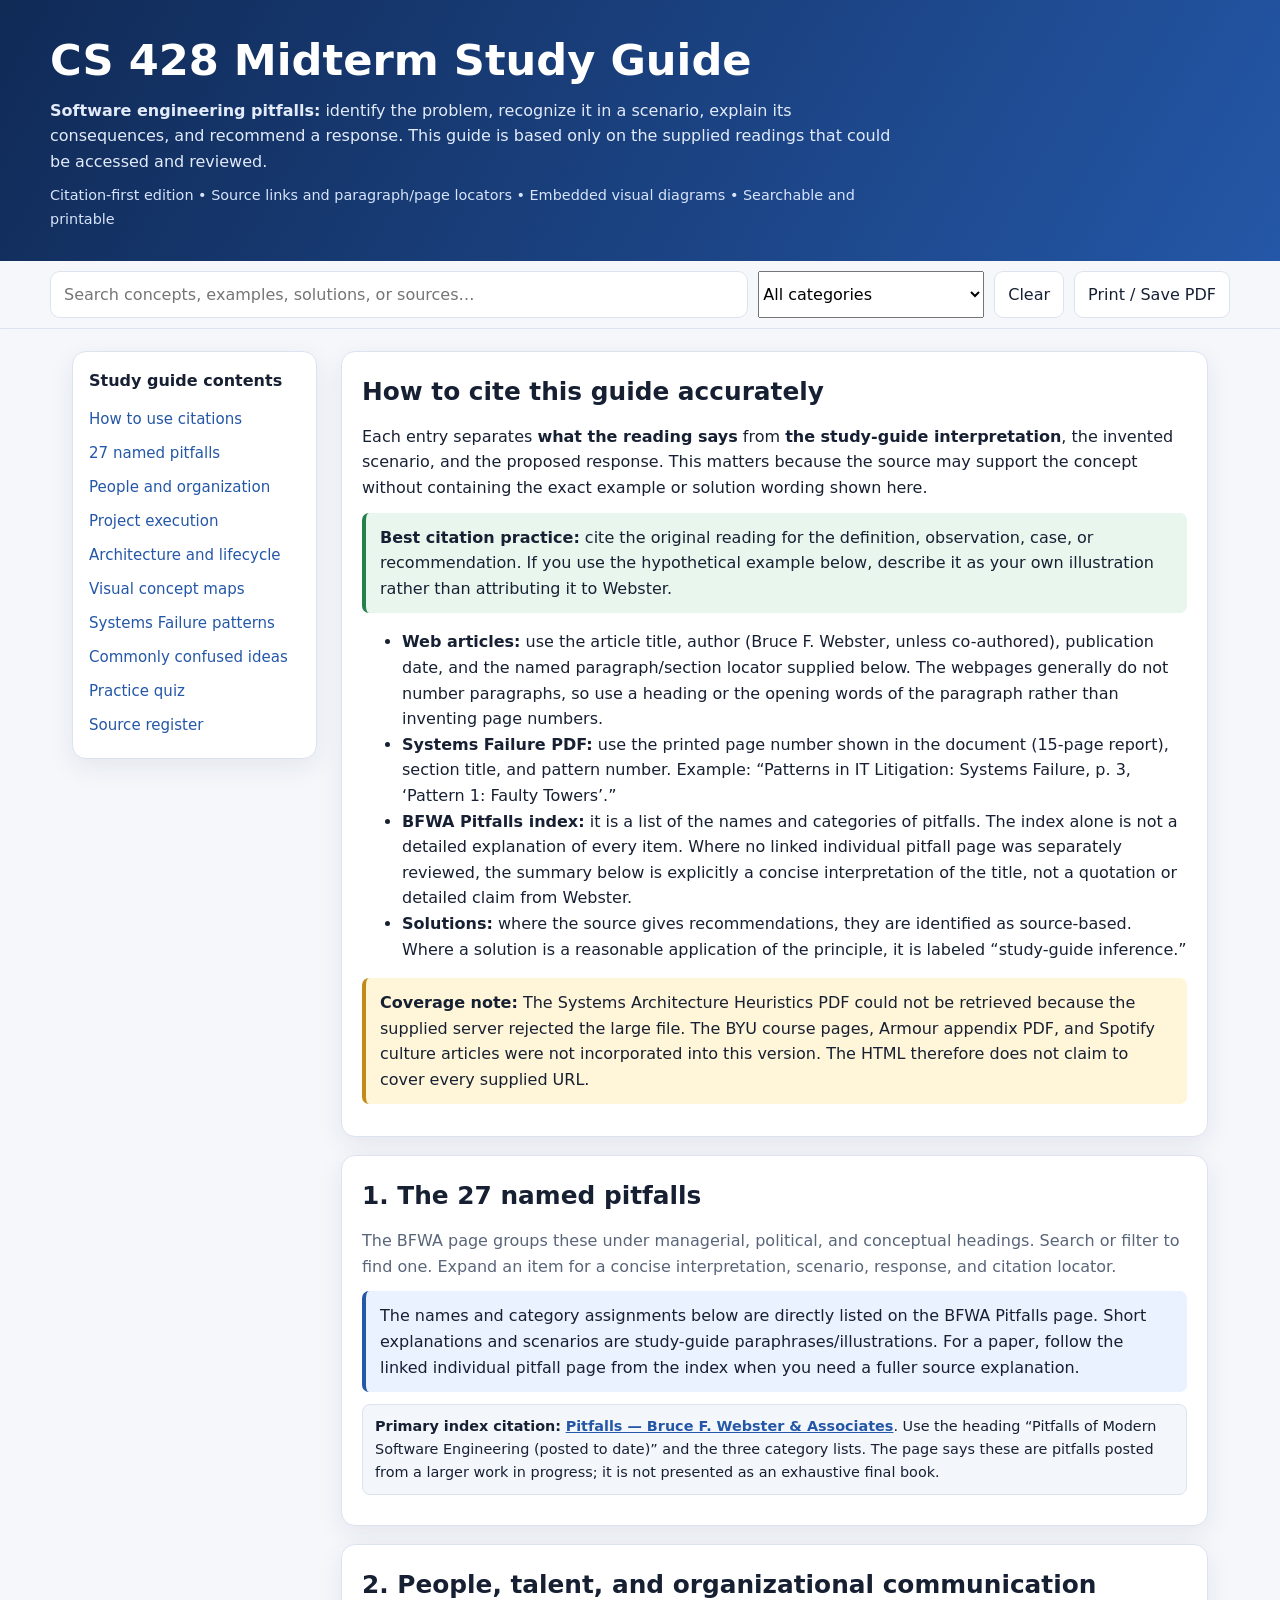
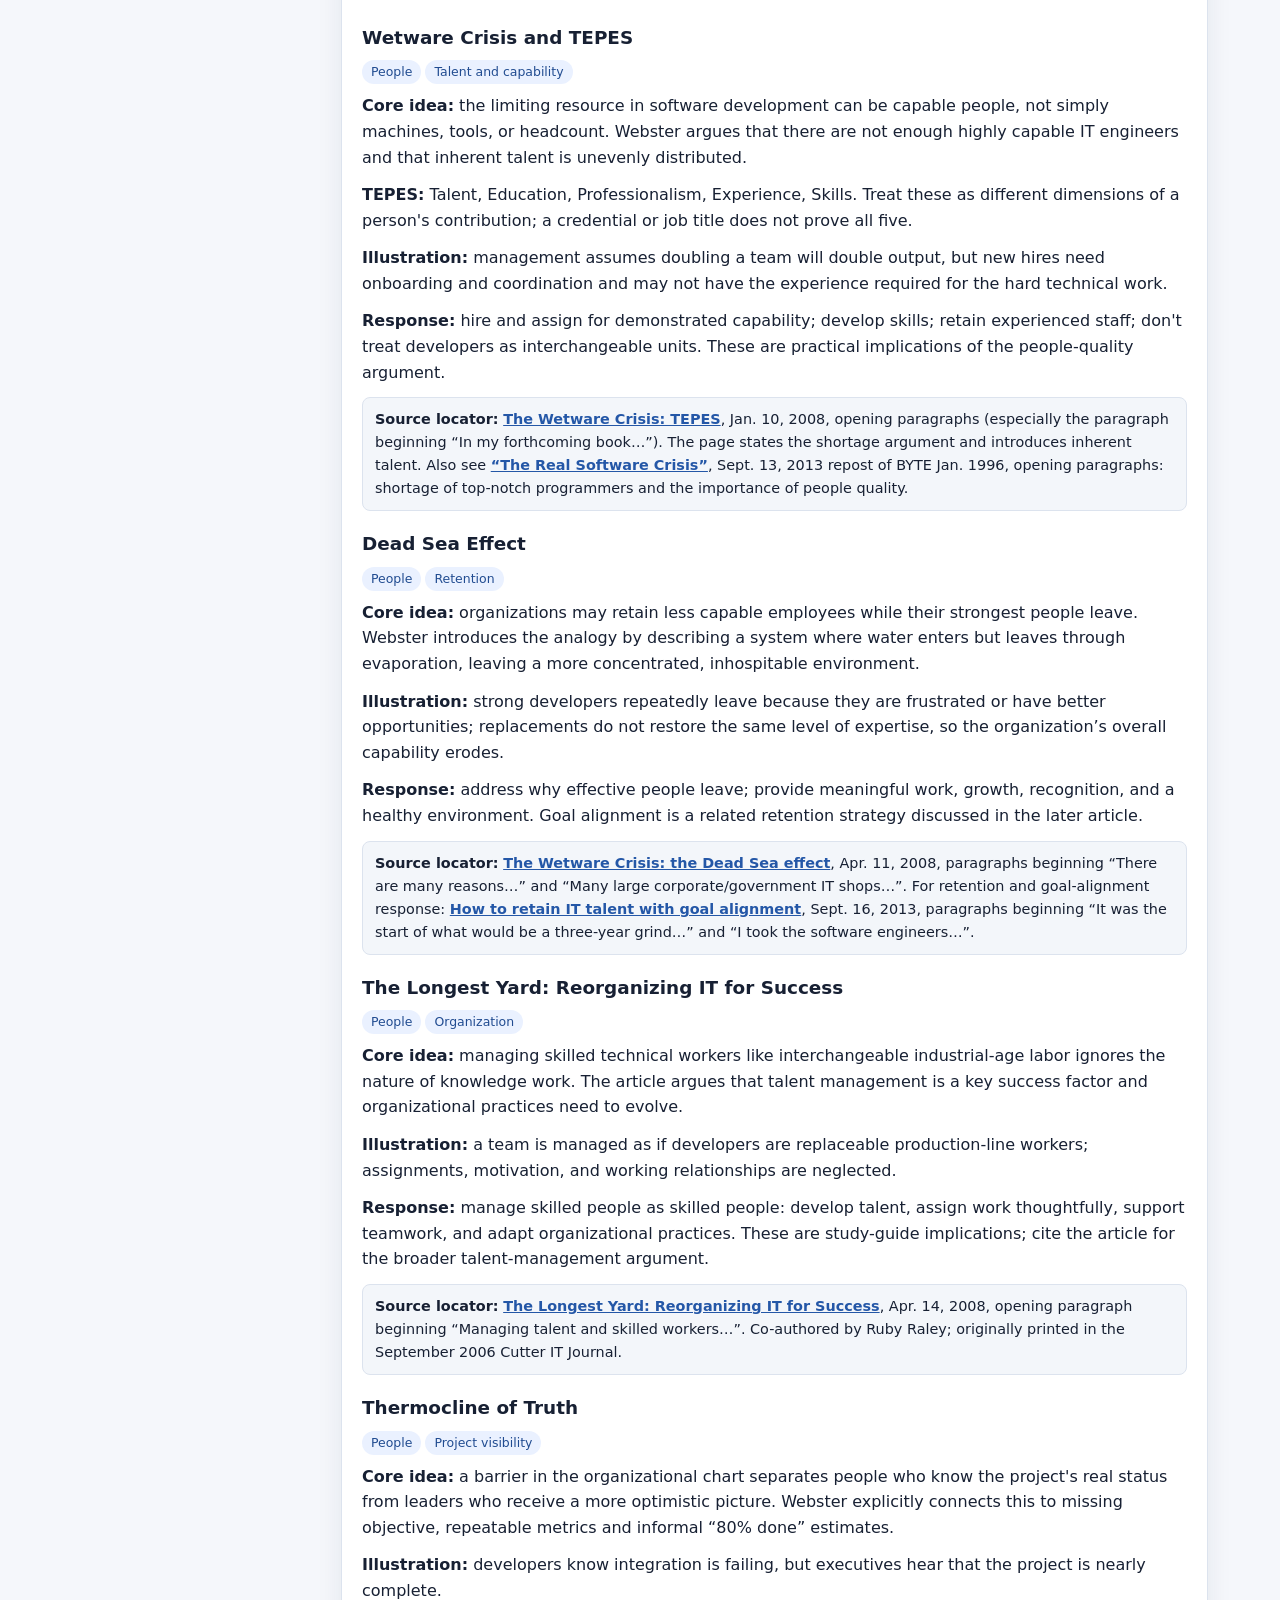
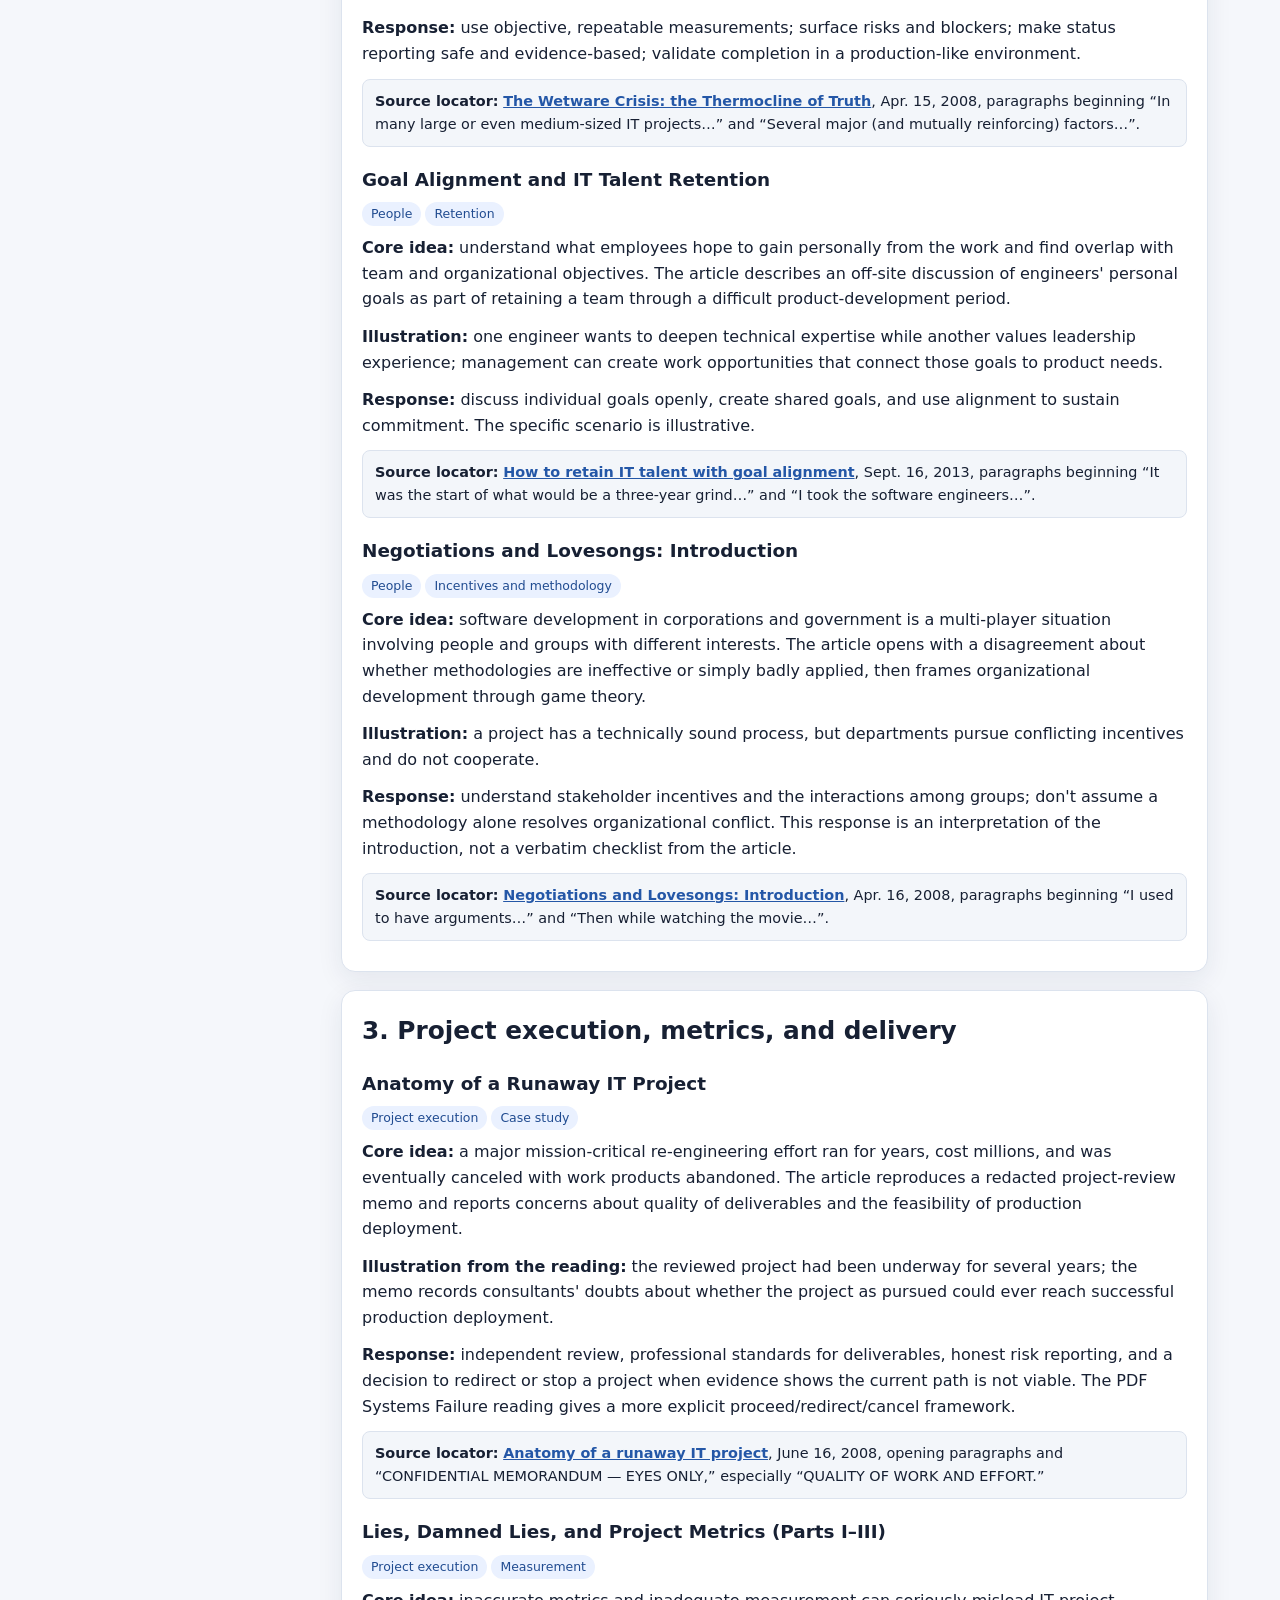
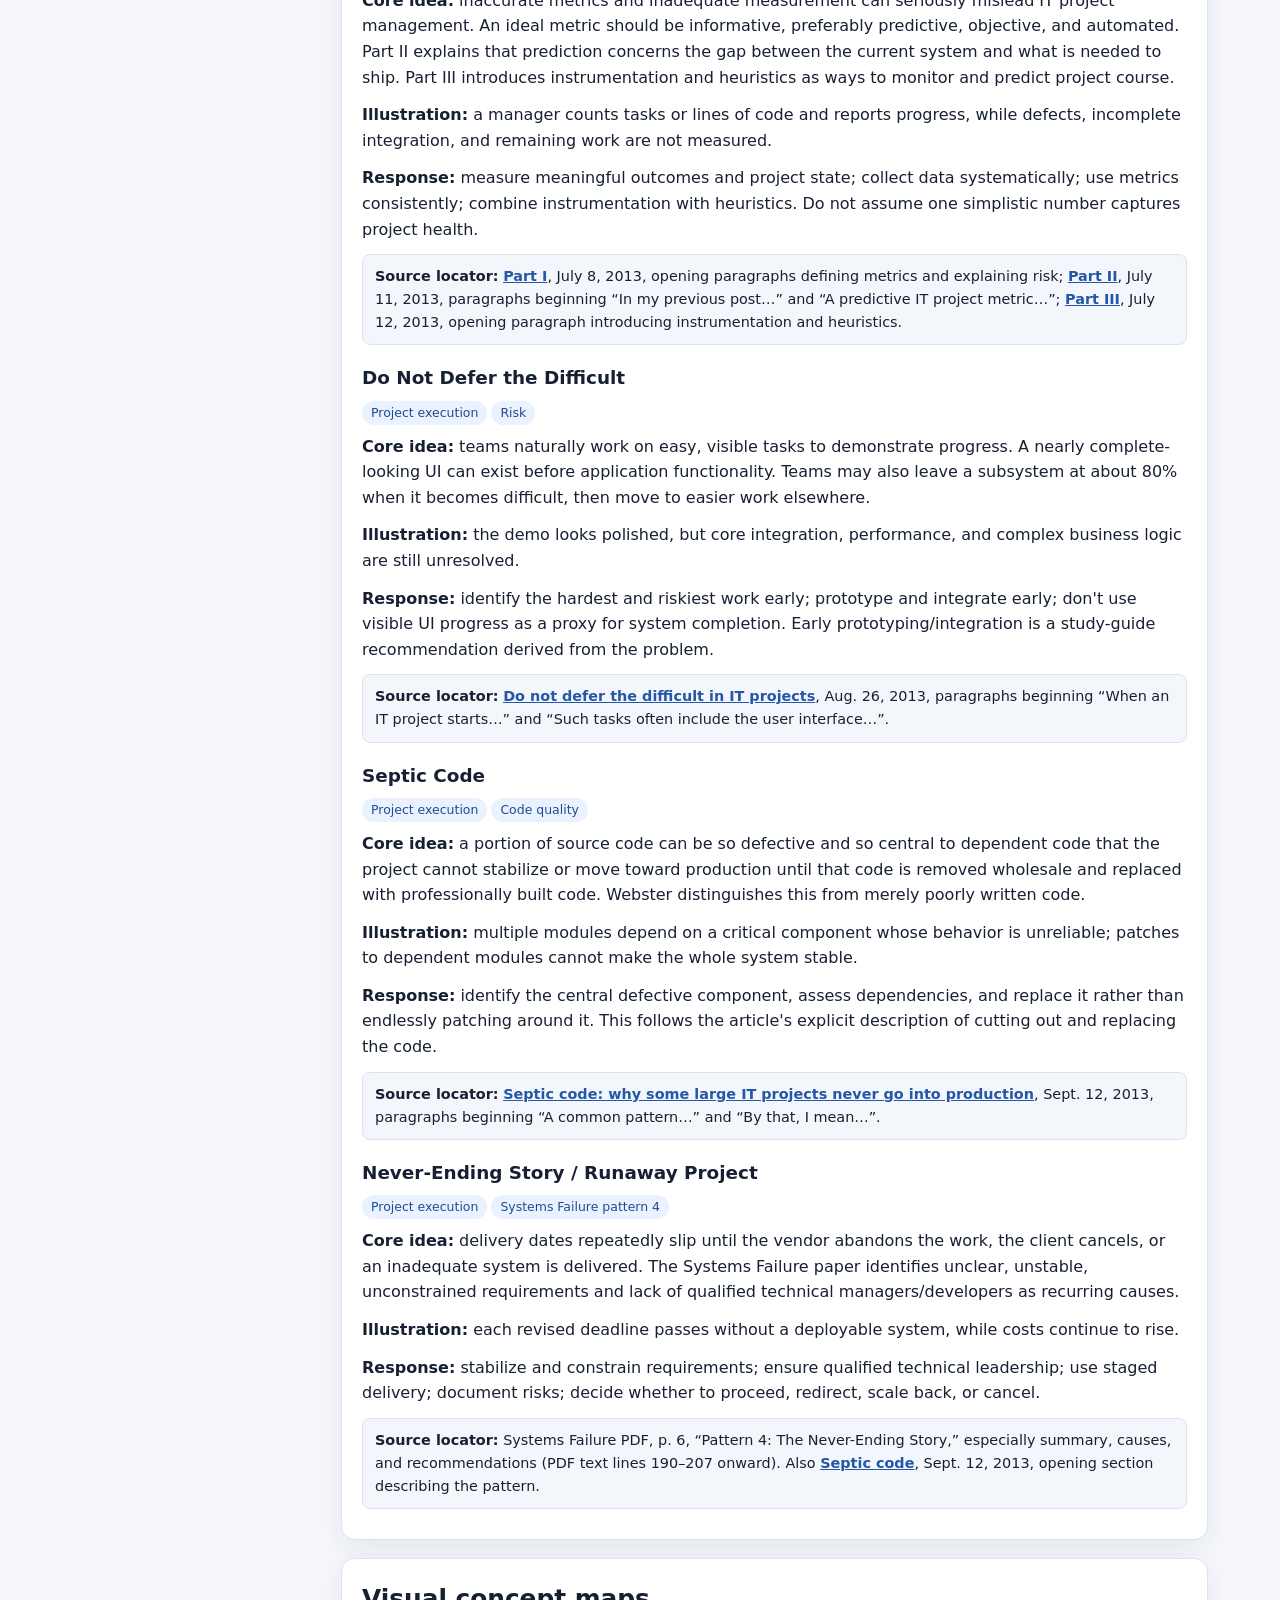
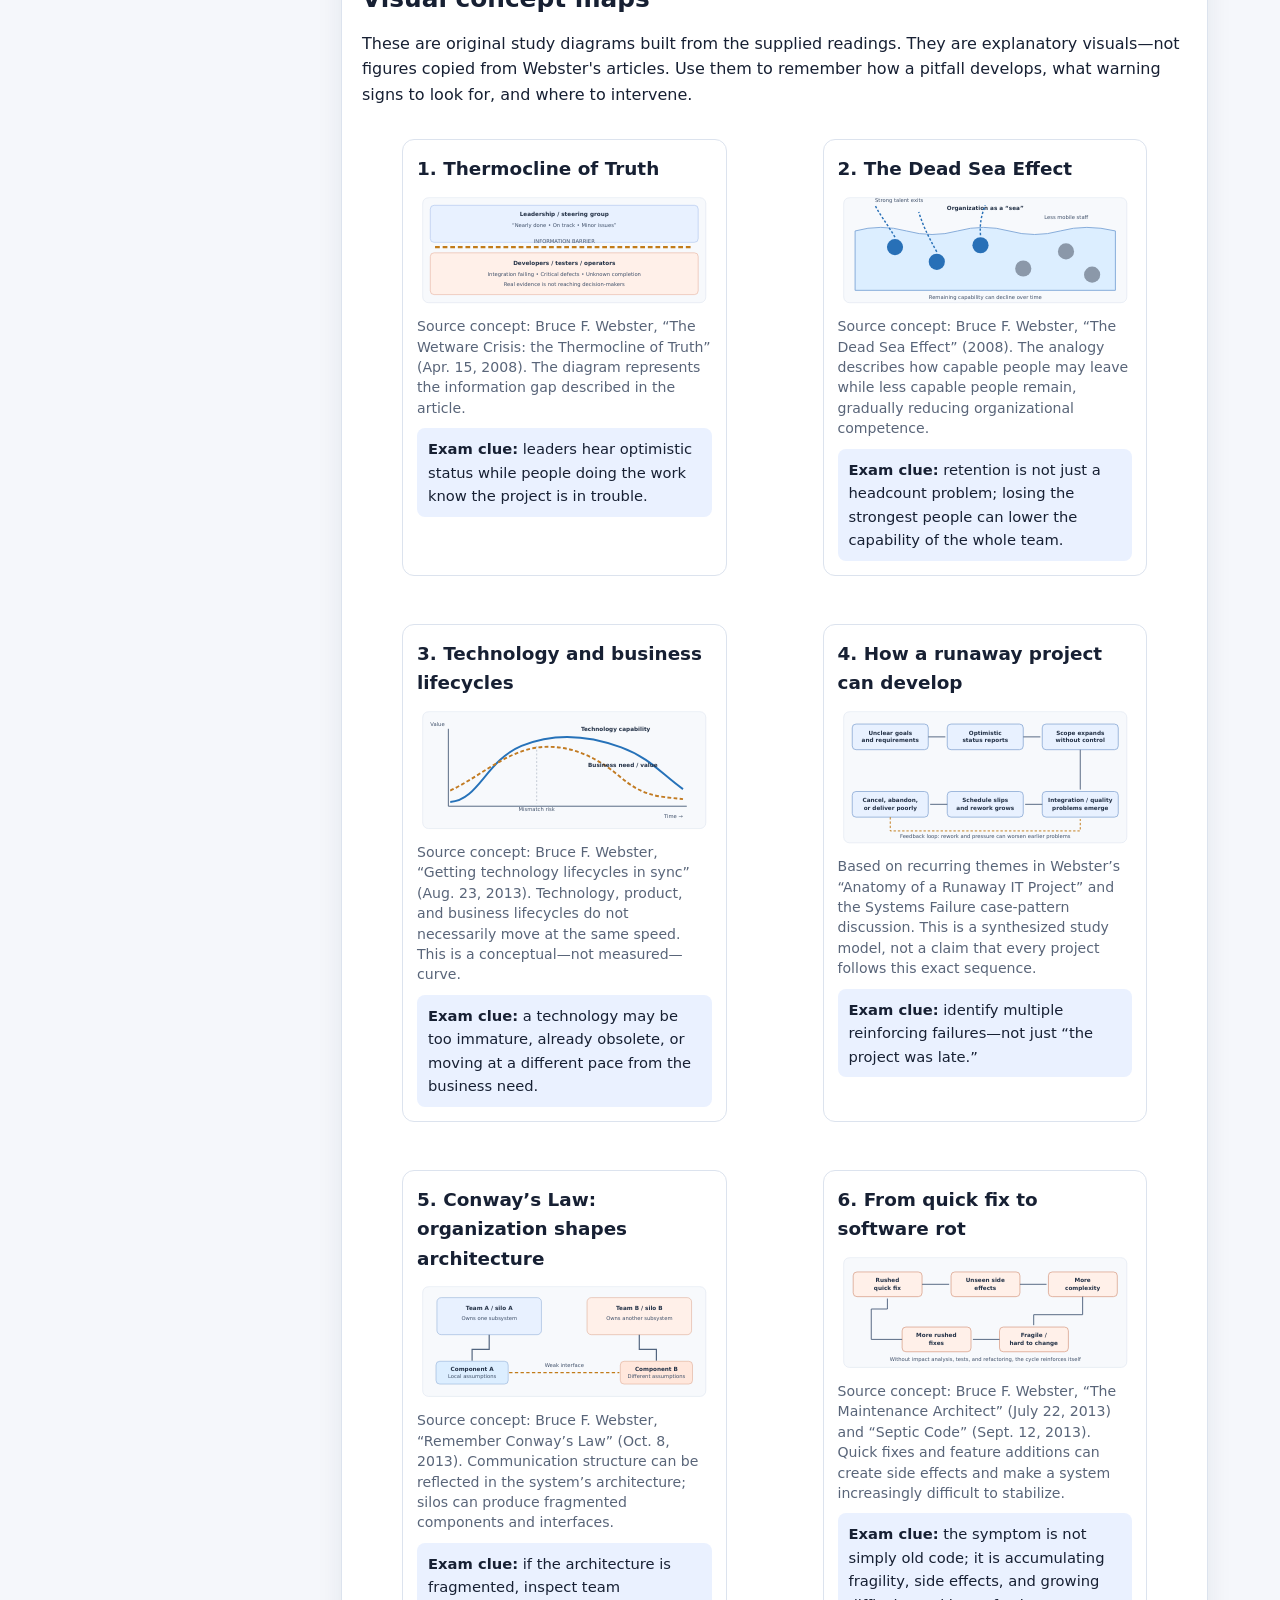
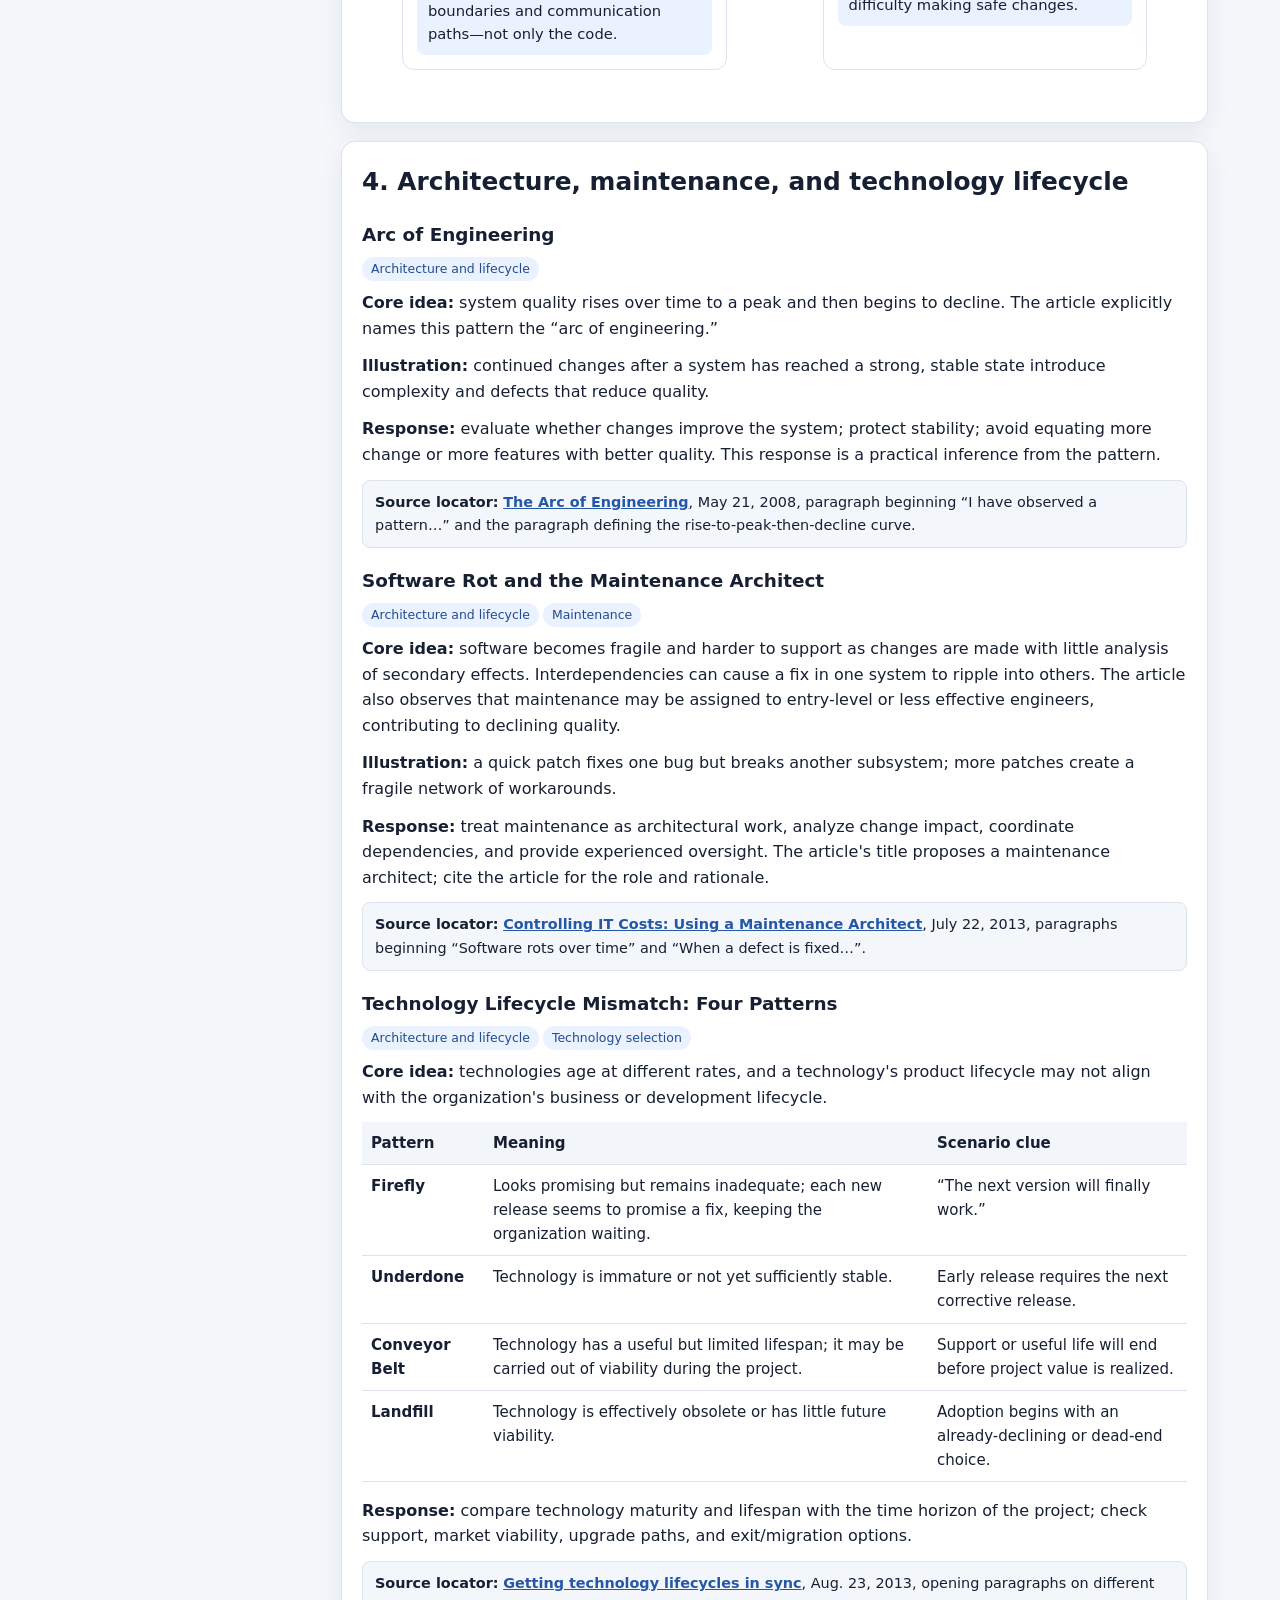
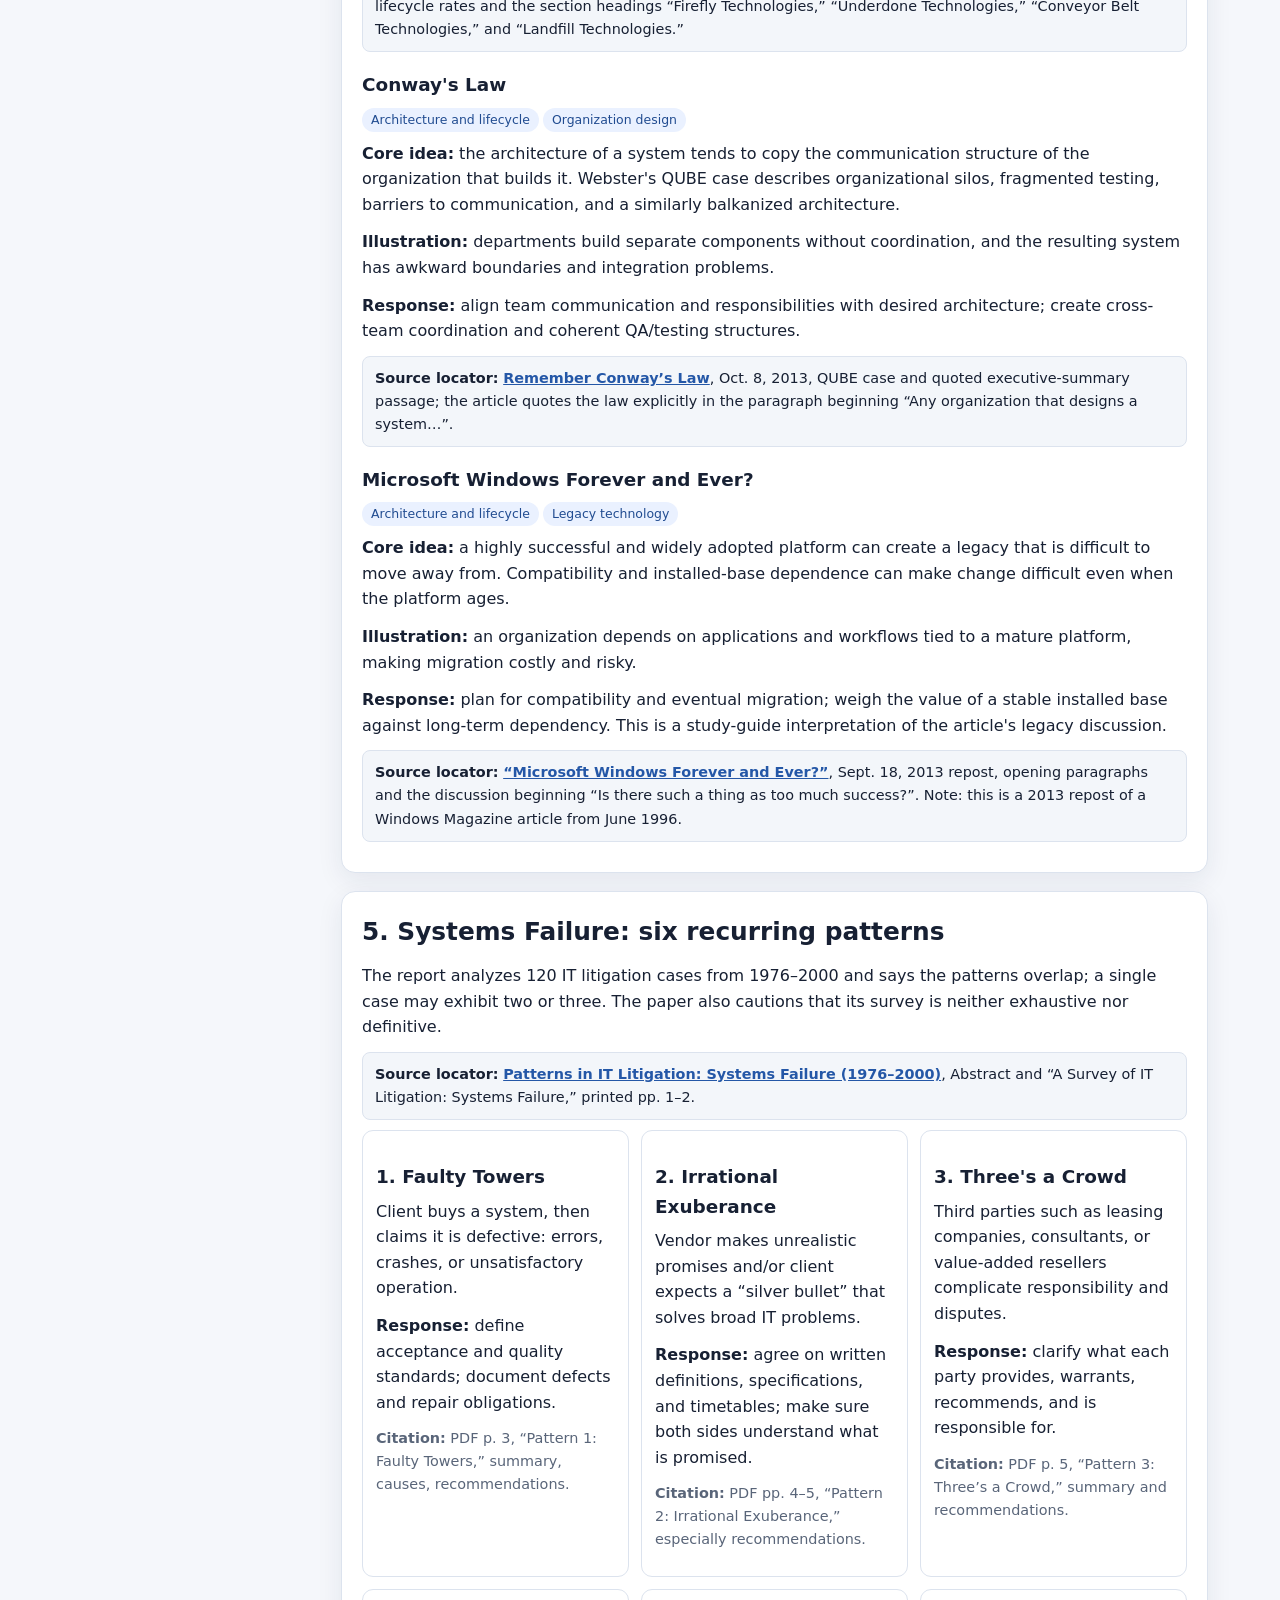
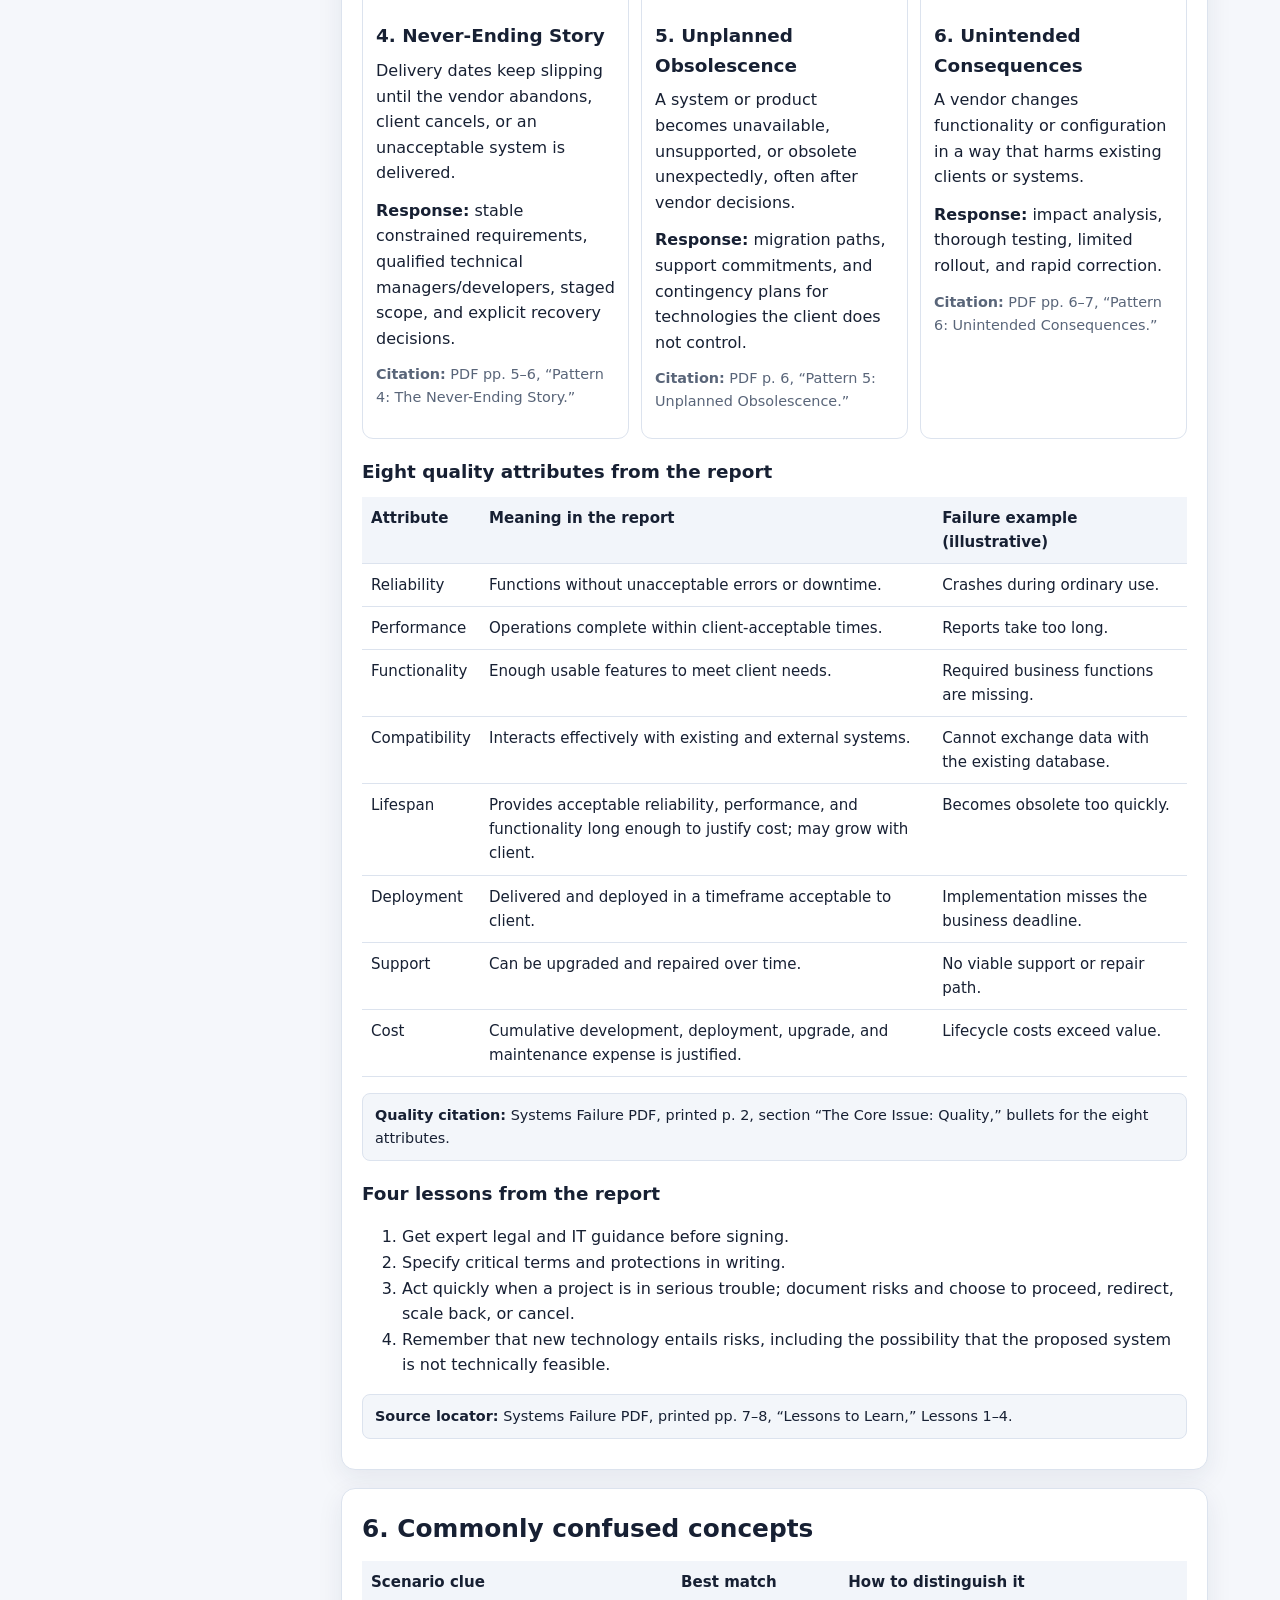
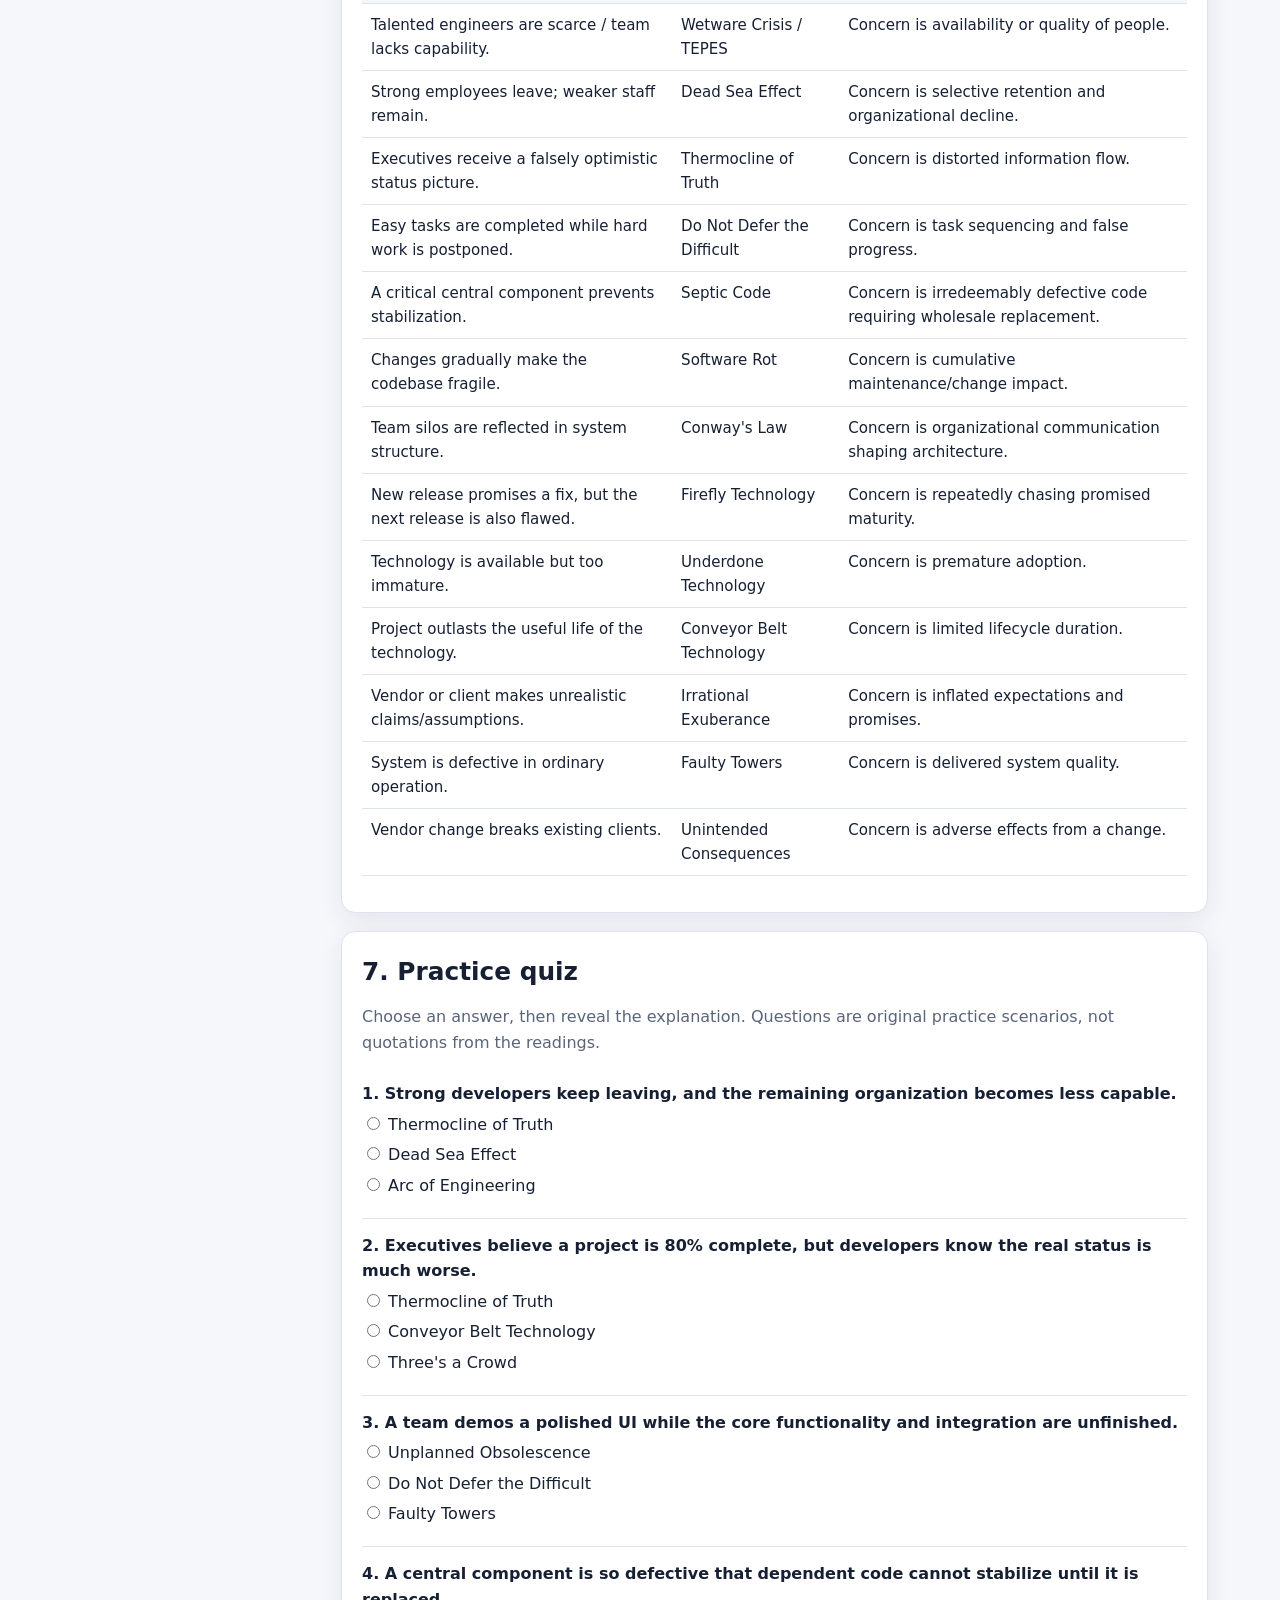
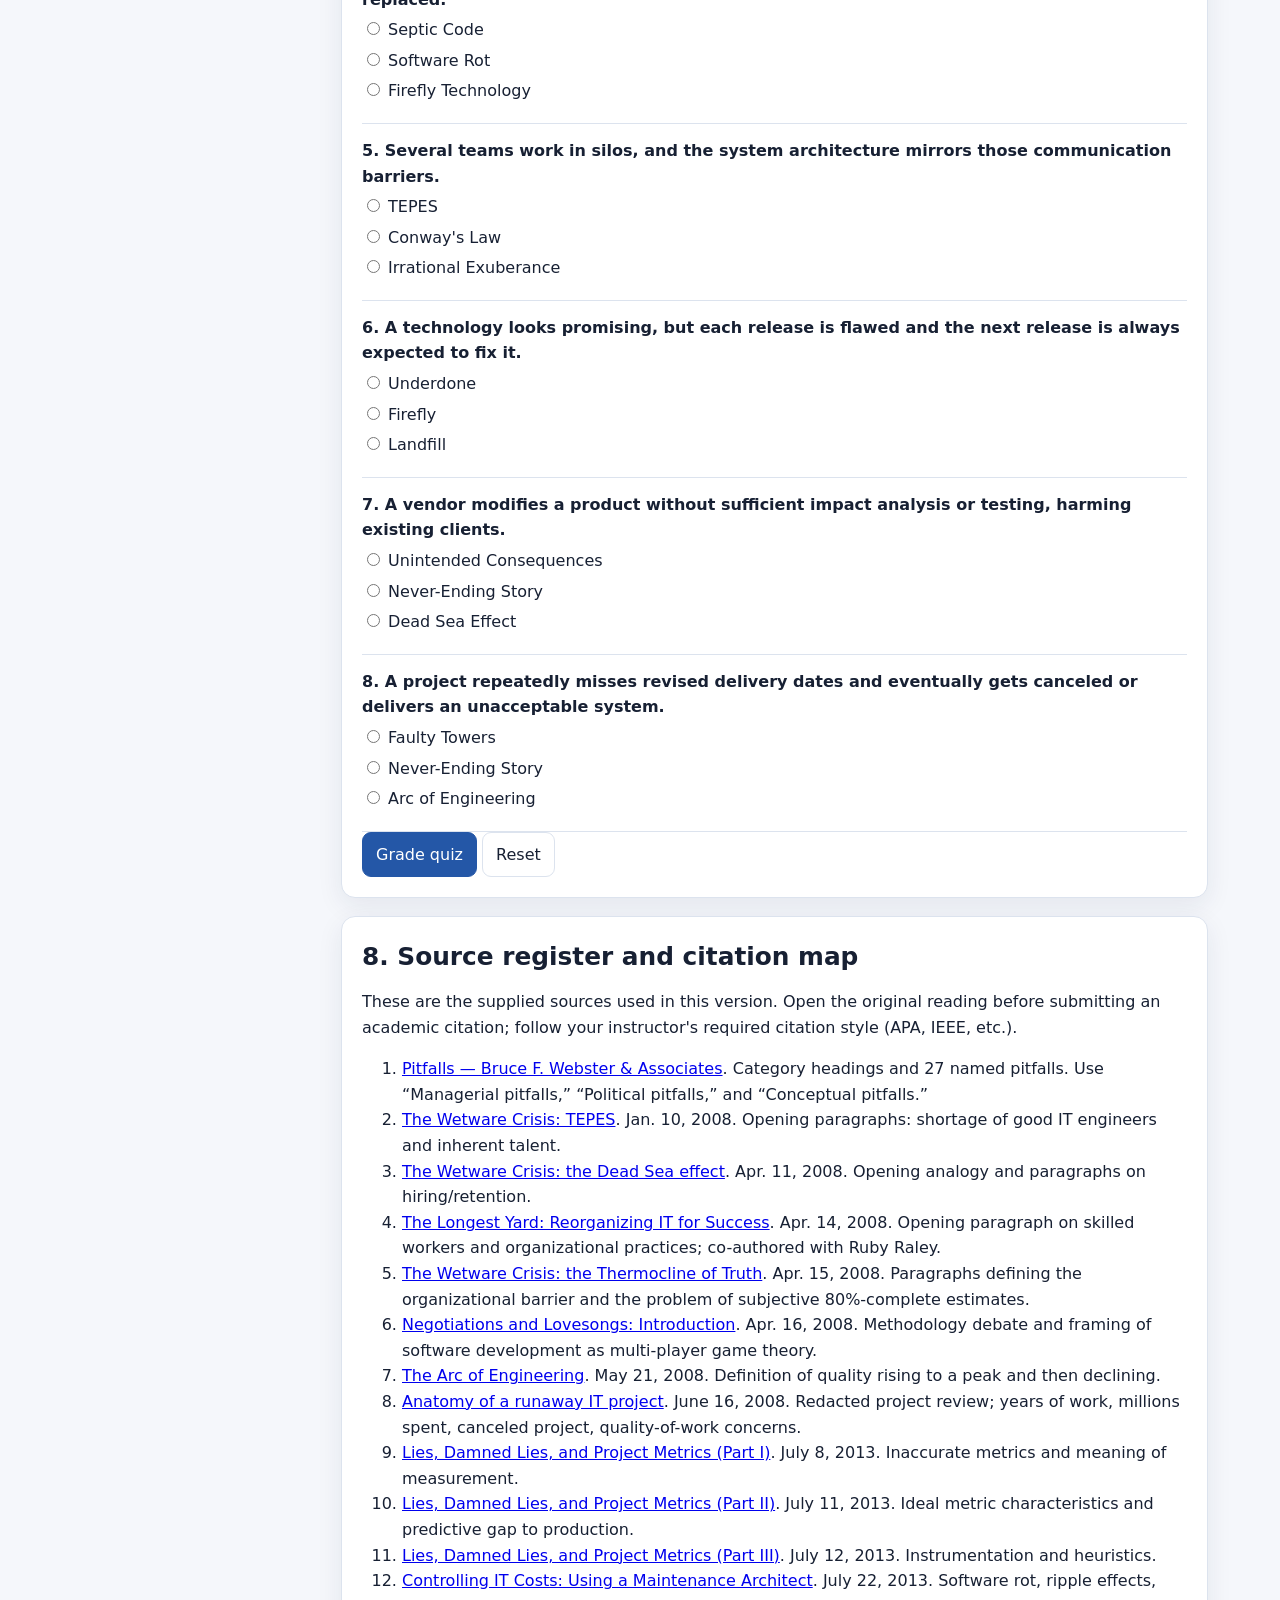
<file: CS428_Midterm_Pitfalls_Study_Guide.html>
<!doctype html>
<html lang="en">
<head>
<meta charset="utf-8">
<meta name="viewport" content="width=device-width, initial-scale=1">
<title>CS 428 Midterm Study Guide — Software Engineering Pitfalls</title>
<style>
:root{--bg:#f5f7fb;--paper:#fff;--ink:#172033;--muted:#596579;--line:#dce3ee;--blue:#2457a7;--blue2:#eaf1ff;--gold:#fff5d8;--green:#e8f6ee;--red:#fff0ef;--shadow:0 8px 26px rgba(26,43,72,.08)}
*{box-sizing:border-box}html{scroll-behavior:smooth}body{margin:0;background:var(--bg);color:var(--ink);font:16px/1.6 system-ui,-apple-system,Segoe UI,Roboto,sans-serif}
header{background:linear-gradient(120deg,#102a56,#2457a7);color:white;padding:36px max(22px,calc((100vw - 1180px)/2)) 30px}
header h1{font-size:clamp(1.8rem,4vw,2.7rem);line-height:1.15;margin:0 0 12px}header p{max-width:850px;margin:0;color:#e3ebfa}
.wrap{max-width:1180px;margin:auto;padding:22px}
.toolbar{position:sticky;top:0;z-index:10;background:rgba(245,247,251,.95);backdrop-filter:blur(8px);border-bottom:1px solid var(--line);padding:10px max(16px,calc((100vw - 1180px)/2));display:flex;gap:10px;flex-wrap:wrap}
input,select,button{font:inherit}input[type=search]{flex:1;min-width:210px;padding:10px 13px;border:1px solid var(--line);border-radius:10px;background:white}
button,.btn{border:1px solid var(--line);border-radius:9px;padding:9px 13px;background:white;color:var(--ink);cursor:pointer;text-decoration:none}
button:hover,.btn:hover{border-color:var(--blue);color:var(--blue)}button.primary{background:var(--blue);color:white;border-color:var(--blue)}
.layout{display:grid;grid-template-columns:245px minmax(0,1fr);gap:24px;align-items:start}
nav{position:sticky;top:78px;background:var(--paper);border:1px solid var(--line);border-radius:14px;padding:16px;box-shadow:var(--shadow)}
nav strong{display:block;margin-bottom:8px}nav a{display:block;color:var(--blue);text-decoration:none;padding:5px 0;font-size:.94rem}
main{min-width:0}.panel,.card{background:var(--paper);border:1px solid var(--line);border-radius:14px;padding:20px;margin-bottom:18px;box-shadow:var(--shadow)}
h2{font-size:1.55rem;margin:0 0 12px}h3{font-size:1.15rem;margin:18px 0 6px}h4{margin:12px 0 4px}
p{margin:7px 0 12px}.muted,.small{color:var(--muted)}.small{font-size:.9rem}
.tag{display:inline-block;border-radius:999px;padding:2px 9px;font-size:.78rem;background:var(--blue2);color:#214c91;margin:2px 4px 2px 0}
.note{border-left:4px solid var(--blue);background:var(--blue2);padding:12px 14px;border-radius:7px;margin:12px 0}
.caution{border-left-color:#c28b17;background:var(--gold)}.good{border-left-color:#25814b;background:var(--green)}
details{border:1px solid var(--line);border-radius:10px;margin:10px 0;background:#fff}
summary{cursor:pointer;padding:12px 14px;font-weight:650}
.details-body{padding:0 14px 14px}
.source{font-size:.9rem;background:#f3f6fa;border:1px solid var(--line);padding:10px 12px;border-radius:8px;margin:10px 0}
.source a{color:var(--blue);font-weight:650}.loc{font-weight:650;color:#35445d}
table{width:100%;border-collapse:collapse;font-size:.94rem;margin:10px 0 16px}th,td{text-align:left;vertical-align:top;border-bottom:1px solid var(--line);padding:9px}th{background:#f2f5fa}
.grid{display:grid;grid-template-columns:repeat(auto-fit,minmax(230px,1fr));gap:12px}
.tile{border:1px solid var(--line);border-radius:11px;padding:13px;background:#fff}
.quizq{padding:14px 0;border-bottom:1px solid var(--line)}.quizq label{display:block;margin:5px 0;cursor:pointer}
.answer{display:none;background:var(--green);padding:9px;border-radius:8px;margin-top:8px}.showanswers .answer{display:block}
.pitfall[hidden]{display:none!important}
footer{color:var(--muted);font-size:.9rem;padding:25px 0}
@media(max-width:850px){.layout{grid-template-columns:1fr}nav{position:static;display:grid;grid-template-columns:repeat(2,minmax(0,1fr));gap:2px}nav strong{grid-column:1/-1}}
@media print{body{background:white}.toolbar,nav,.no-print{display:none!important}.layout{display:block}.panel,.card{box-shadow:none;break-inside:avoid}details{break-inside:avoid}details .details-body{display:block}a{color:#123!important;text-decoration:underline}}

/* Added visual study aids */
.visual-grid{display:grid;grid-template-columns:repeat(auto-fit,minmax(280px,1fr));gap:16px;margin:16px 0}
.visual-card{border:1px solid var(--line);border-radius:12px;padding:14px;background:#fff;min-width:0}
.visual-card h3{margin-top:0}
.visual-card svg{display:block;width:100%;height:auto;max-height:260px;margin:8px auto}
.visual-card figcaption{font-size:.88rem;color:var(--muted);line-height:1.45;margin-top:8px}
.visual-card .takeaway{background:var(--blue2);border-radius:8px;padding:9px 11px;margin-top:10px;font-size:.92rem}
.visual-wide{grid-column:1/-1}
.diagram-label{font:600 12px system-ui,sans-serif;fill:#243247}
.diagram-small{font:11px system-ui,sans-serif;fill:#40516a}
.diagram-box{stroke:#52657f;stroke-width:1.5;rx:8}
@media print{.visual-card{break-inside:avoid}.visual-card svg{max-height:220px}}

</style>
</head>
<body>
<header>
  <h1>CS 428 Midterm Study Guide</h1>
  <p><strong>Software engineering pitfalls:</strong> identify the problem, recognize it in a scenario, explain its consequences, and recommend a response. This guide is based only on the supplied readings that could be accessed and reviewed.</p>
  <p class="small" style="color:#d7e4fb;margin-top:10px">Citation-first edition • Source links and paragraph/page locators • Embedded visual diagrams • Searchable and printable</p>
</header>
<div class="toolbar no-print">
  <input id="search" type="search" placeholder="Search concepts, examples, solutions, or sources…">
  <select id="category"><option value="">All categories</option><option>Managerial</option><option>Political</option><option>Conceptual</option><option>People</option><option>Project execution</option><option>Architecture and lifecycle</option><option>Systems Failure</option></select>
  <button onclick="clearFilters()">Clear</button>
  <button onclick="window.print()">Print / Save PDF</button>
</div>
<div class="wrap layout">
<nav>
<strong>Study guide contents</strong>
<a href="#how">How to use citations</a>
<a href="#pitfalls">27 named pitfalls</a>
<a href="#people">People and organization</a>
<a href="#projects">Project execution</a>
<a href="#architecture">Architecture and lifecycle</a>
<a href="#visuals">Visual concept maps</a>
<a href="#systems">Systems Failure patterns</a>
<a href="#confusions">Commonly confused ideas</a>
<a href="#quiz">Practice quiz</a>
<a href="#sources">Source register</a>
</nav>
<main>
<section id="how" class="panel">
<h2>How to cite this guide accurately</h2>
<p>Each entry separates <strong>what the reading says</strong> from <strong>the study-guide interpretation</strong>, the invented scenario, and the proposed response. This matters because the source may support the concept without containing the exact example or solution wording shown here.</p>
<div class="note good"><strong>Best citation practice:</strong> cite the original reading for the definition, observation, case, or recommendation. If you use the hypothetical example below, describe it as your own illustration rather than attributing it to Webster.</div>
<ul>
<li><strong>Web articles:</strong> use the article title, author (Bruce F. Webster, unless co-authored), publication date, and the named paragraph/section locator supplied below. The webpages generally do not number paragraphs, so use a heading or the opening words of the paragraph rather than inventing page numbers.</li>
<li><strong>Systems Failure PDF:</strong> use the printed page number shown in the document (15-page report), section title, and pattern number. Example: “Patterns in IT Litigation: Systems Failure, p. 3, ‘Pattern 1: Faulty Towers’.”</li>
<li><strong>BFWA Pitfalls index:</strong> it is a list of the names and categories of pitfalls. The index alone is not a detailed explanation of every item. Where no linked individual pitfall page was separately reviewed, the summary below is explicitly a concise interpretation of the title, not a quotation or detailed claim from Webster.</li>
<li><strong>Solutions:</strong> where the source gives recommendations, they are identified as source-based. Where a solution is a reasonable application of the principle, it is labeled “study-guide inference.”</li>
</ul>
<div class="note caution"><strong>Coverage note:</strong> The Systems Architecture Heuristics PDF could not be retrieved because the supplied server rejected the large file. The BYU course pages, Armour appendix PDF, and Spotify culture articles were not incorporated into this version. The HTML therefore does not claim to cover every supplied URL.</div>
</section>

<section id="pitfalls" class="panel">
<h2>1. The 27 named pitfalls</h2>
<p class="muted">The BFWA page groups these under managerial, political, and conceptual headings. Search or filter to find one. Expand an item for a concise interpretation, scenario, response, and citation locator.</p>
<div class="note">The names and category assignments below are directly listed on the BFWA Pitfalls page. Short explanations and scenarios are study-guide paraphrases/illustrations. For a paper, follow the linked individual pitfall page from the index when you need a fuller source explanation.</div>
<div id="pitfallList">
<!-- cards injected below -->
</div>
<div class="source"><strong>Primary index citation:</strong> <a href="https://bfwa.com/pitfalls/" target="_blank" rel="noopener">Pitfalls — Bruce F. Webster &amp; Associates</a>. Use the heading “Pitfalls of Modern Software Engineering (posted to date)” and the three category lists. The page says these are pitfalls posted from a larger work in progress; it is not presented as an exhaustive final book.</div>
</section>

<section id="people" class="panel">
<h2>2. People, talent, and organizational communication</h2>
<div class="pitfall" data-category="People" data-search="TEPES wetware talent education professionalism experience skills developers hiring scarce programmers">
<h3>Wetware Crisis and TEPES</h3><span class="tag">People</span><span class="tag">Talent and capability</span>
<p><strong>Core idea:</strong> the limiting resource in software development can be capable people, not simply machines, tools, or headcount. Webster argues that there are not enough highly capable IT engineers and that inherent talent is unevenly distributed.</p>
<p><strong>TEPES:</strong> Talent, Education, Professionalism, Experience, Skills. Treat these as different dimensions of a person's contribution; a credential or job title does not prove all five.</p>
<p><strong>Illustration:</strong> management assumes doubling a team will double output, but new hires need onboarding and coordination and may not have the experience required for the hard technical work.</p>
<p><strong>Response:</strong> hire and assign for demonstrated capability; develop skills; retain experienced staff; don't treat developers as interchangeable units. These are practical implications of the people-quality argument.</p>
<div class="source"><strong>Source locator:</strong> <a href="https://brucefwebster.com/2008/01/10/the-wetware-crisis-tepes/" target="_blank">The Wetware Crisis: TEPES</a>, Jan. 10, 2008, opening paragraphs (especially the paragraph beginning “In my forthcoming book…”). The page states the shortage argument and introduces inherent talent. Also see <a href="https://brucefwebster.com/2013/09/13/the-real-software-crisis-byte-magazine-january-1996/" target="_blank">“The Real Software Crisis”</a>, Sept. 13, 2013 repost of BYTE Jan. 1996, opening paragraphs: shortage of top-notch programmers and the importance of people quality.</div>
</div>
<div class="pitfall" data-category="People" data-search="Dead Sea effect talented employees leave weaker remain retention">
<h3>Dead Sea Effect</h3><span class="tag">People</span><span class="tag">Retention</span>
<p><strong>Core idea:</strong> organizations may retain less capable employees while their strongest people leave. Webster introduces the analogy by describing a system where water enters but leaves through evaporation, leaving a more concentrated, inhospitable environment.</p>
<p><strong>Illustration:</strong> strong developers repeatedly leave because they are frustrated or have better opportunities; replacements do not restore the same level of expertise, so the organization’s overall capability erodes.</p>
<p><strong>Response:</strong> address why effective people leave; provide meaningful work, growth, recognition, and a healthy environment. Goal alignment is a related retention strategy discussed in the later article.</p>
<div class="source"><strong>Source locator:</strong> <a href="https://brucefwebster.com/2008/04/11/the-wetware-crisis-the-dead-sea-effect/" target="_blank">The Wetware Crisis: the Dead Sea effect</a>, Apr. 11, 2008, paragraphs beginning “There are many reasons…” and “Many large corporate/government IT shops…”. For retention and goal-alignment response: <a href="https://brucefwebster.com/2013/09/16/how-to-retain-it-talent-with-goal-alignment/" target="_blank">How to retain IT talent with goal alignment</a>, Sept. 16, 2013, paragraphs beginning “It was the start of what would be a three-year grind…” and “I took the software engineers…”.</div>
</div>
<div class="pitfall" data-category="People" data-search="Longest Yard organizational practices skilled workers talent coaching team football">
<h3>The Longest Yard: Reorganizing IT for Success</h3><span class="tag">People</span><span class="tag">Organization</span>
<p><strong>Core idea:</strong> managing skilled technical workers like interchangeable industrial-age labor ignores the nature of knowledge work. The article argues that talent management is a key success factor and organizational practices need to evolve.</p>
<p><strong>Illustration:</strong> a team is managed as if developers are replaceable production-line workers; assignments, motivation, and working relationships are neglected.</p>
<p><strong>Response:</strong> manage skilled people as skilled people: develop talent, assign work thoughtfully, support teamwork, and adapt organizational practices. These are study-guide implications; cite the article for the broader talent-management argument.</p>
<div class="source"><strong>Source locator:</strong> <a href="https://brucefwebster.com/2008/04/14/the-longest-yard-reorganizing-it-for-success/" target="_blank">The Longest Yard: Reorganizing IT for Success</a>, Apr. 14, 2008, opening paragraph beginning “Managing talent and skilled workers…”. Co-authored by Ruby Raley; originally printed in the September 2006 Cutter IT Journal.</div>
</div>
<div class="pitfall" data-category="People" data-search="Thermocline of Truth information barrier status optimistic reports metrics 80 percent done">
<h3>Thermocline of Truth</h3><span class="tag">People</span><span class="tag">Project visibility</span>
<p><strong>Core idea:</strong> a barrier in the organizational chart separates people who know the project's real status from leaders who receive a more optimistic picture. Webster explicitly connects this to missing objective, repeatable metrics and informal “80% done” estimates.</p>
<p><strong>Illustration:</strong> developers know integration is failing, but executives hear that the project is nearly complete.</p>
<p><strong>Response:</strong> use objective, repeatable measurements; surface risks and blockers; make status reporting safe and evidence-based; validate completion in a production-like environment.</p>
<div class="source"><strong>Source locator:</strong> <a href="https://brucefwebster.com/2008/04/15/the-wetware-crisis-the-themocline-of-truth/" target="_blank">The Wetware Crisis: the Thermocline of Truth</a>, Apr. 15, 2008, paragraphs beginning “In many large or even medium-sized IT projects…” and “Several major (and mutually reinforcing) factors…”.</div>
</div>
<div class="pitfall" data-category="People" data-search="goal alignment retention individual goals shared team goals">
<h3>Goal Alignment and IT Talent Retention</h3><span class="tag">People</span><span class="tag">Retention</span>
<p><strong>Core idea:</strong> understand what employees hope to gain personally from the work and find overlap with team and organizational objectives. The article describes an off-site discussion of engineers' personal goals as part of retaining a team through a difficult product-development period.</p>
<p><strong>Illustration:</strong> one engineer wants to deepen technical expertise while another values leadership experience; management can create work opportunities that connect those goals to product needs.</p>
<p><strong>Response:</strong> discuss individual goals openly, create shared goals, and use alignment to sustain commitment. The specific scenario is illustrative.</p>
<div class="source"><strong>Source locator:</strong> <a href="https://brucefwebster.com/2013/09/16/how-to-retain-it-talent-with-goal-alignment/" target="_blank">How to retain IT talent with goal alignment</a>, Sept. 16, 2013, paragraphs beginning “It was the start of what would be a three-year grind…” and “I took the software engineers…”.</div>
</div>
<div class="pitfall" data-category="People" data-search="Negotiations Lovesongs methodology game theory players organization incentives">
<h3>Negotiations and Lovesongs: Introduction</h3><span class="tag">People</span><span class="tag">Incentives and methodology</span>
<p><strong>Core idea:</strong> software development in corporations and government is a multi-player situation involving people and groups with different interests. The article opens with a disagreement about whether methodologies are ineffective or simply badly applied, then frames organizational development through game theory.</p>
<p><strong>Illustration:</strong> a project has a technically sound process, but departments pursue conflicting incentives and do not cooperate.</p>
<p><strong>Response:</strong> understand stakeholder incentives and the interactions among groups; don't assume a methodology alone resolves organizational conflict. This response is an interpretation of the introduction, not a verbatim checklist from the article.</p>
<div class="source"><strong>Source locator:</strong> <a href="https://brucefwebster.com/2008/04/16/negotiaions-and-lovesongs-introduction/" target="_blank">Negotiations and Lovesongs: Introduction</a>, Apr. 16, 2008, paragraphs beginning “I used to have arguments…” and “Then while watching the movie…”.</div>
</div>
</section>

<section id="projects" class="panel">
<h2>3. Project execution, metrics, and delivery</h2>
<div class="pitfall" data-category="Project execution" data-search="runaway project failed review cancelled millions work products abandoned quality management">
<h3>Anatomy of a Runaway IT Project</h3><span class="tag">Project execution</span><span class="tag">Case study</span>
<p><strong>Core idea:</strong> a major mission-critical re-engineering effort ran for years, cost millions, and was eventually canceled with work products abandoned. The article reproduces a redacted project-review memo and reports concerns about quality of deliverables and the feasibility of production deployment.</p>
<p><strong>Illustration from the reading:</strong> the reviewed project had been underway for several years; the memo records consultants' doubts about whether the project as pursued could ever reach successful production deployment.</p>
<p><strong>Response:</strong> independent review, professional standards for deliverables, honest risk reporting, and a decision to redirect or stop a project when evidence shows the current path is not viable. The PDF Systems Failure reading gives a more explicit proceed/redirect/cancel framework.</p>
<div class="source"><strong>Source locator:</strong> <a href="https://brucefwebster.com/2008/06/16/anatomy-of-a-runaway-it-project/" target="_blank">Anatomy of a runaway IT project</a>, June 16, 2008, opening paragraphs and “CONFIDENTIAL MEMORANDUM — EYES ONLY,” especially “QUALITY OF WORK AND EFFORT.”</div>
</div>
<div class="pitfall" data-category="Project execution" data-search="project metrics informative predictive objective automated instrumentation heuristics">
<h3>Lies, Damned Lies, and Project Metrics (Parts I–III)</h3><span class="tag">Project execution</span><span class="tag">Measurement</span>
<p><strong>Core idea:</strong> inaccurate metrics and inadequate measurement can seriously mislead IT project management. An ideal metric should be informative, preferably predictive, objective, and automated. Part II explains that prediction concerns the gap between the current system and what is needed to ship. Part III introduces instrumentation and heuristics as ways to monitor and predict project course.</p>
<p><strong>Illustration:</strong> a manager counts tasks or lines of code and reports progress, while defects, incomplete integration, and remaining work are not measured.</p>
<p><strong>Response:</strong> measure meaningful outcomes and project state; collect data systematically; use metrics consistently; combine instrumentation with heuristics. Do not assume one simplistic number captures project health.</p>
<div class="source"><strong>Source locator:</strong> <a href="https://brucefwebster.com/2013/07/08/lies-damned-lies-and-project-metrics-part-i/" target="_blank">Part I</a>, July 8, 2013, opening paragraphs defining metrics and explaining risk; <a href="https://brucefwebster.com/2013/07/11/lies-damned-lies-and-project-metrics-part-ii/" target="_blank">Part II</a>, July 11, 2013, paragraphs beginning “In my previous post…” and “A predictive IT project metric…”; <a href="https://brucefwebster.com/2013/07/12/lies-damned-lies-and-project-metrics-part-iii/" target="_blank">Part III</a>, July 12, 2013, opening paragraph introducing instrumentation and heuristics.</div>
</div>
<div class="pitfall" data-category="Project execution" data-search="defer difficult low hanging fruit user interface 80 percent integration difficult subsystem">
<h3>Do Not Defer the Difficult</h3><span class="tag">Project execution</span><span class="tag">Risk</span>
<p><strong>Core idea:</strong> teams naturally work on easy, visible tasks to demonstrate progress. A nearly complete-looking UI can exist before application functionality. Teams may also leave a subsystem at about 80% when it becomes difficult, then move to easier work elsewhere.</p>
<p><strong>Illustration:</strong> the demo looks polished, but core integration, performance, and complex business logic are still unresolved.</p>
<p><strong>Response:</strong> identify the hardest and riskiest work early; prototype and integrate early; don't use visible UI progress as a proxy for system completion. Early prototyping/integration is a study-guide recommendation derived from the problem.</p>
<div class="source"><strong>Source locator:</strong> <a href="https://brucefwebster.com/2013/08/26/do-not-defer-the-difficult-in-it-projects/" target="_blank">Do not defer the difficult in IT projects</a>, Aug. 26, 2013, paragraphs beginning “When an IT project starts…” and “Such tasks often include the user interface…”.</div>
</div>
<div class="pitfall" data-category="Project execution" data-search="Septic Code critical source code defective rewrite Never Ending Story production">
<h3>Septic Code</h3><span class="tag">Project execution</span><span class="tag">Code quality</span>
<p><strong>Core idea:</strong> a portion of source code can be so defective and so central to dependent code that the project cannot stabilize or move toward production until that code is removed wholesale and replaced with professionally built code. Webster distinguishes this from merely poorly written code.</p>
<p><strong>Illustration:</strong> multiple modules depend on a critical component whose behavior is unreliable; patches to dependent modules cannot make the whole system stable.</p>
<p><strong>Response:</strong> identify the central defective component, assess dependencies, and replace it rather than endlessly patching around it. This follows the article's explicit description of cutting out and replacing the code.</p>
<div class="source"><strong>Source locator:</strong> <a href="https://brucefwebster.com/2013/09/12/septic-code-why-some-large-it-projects-never-go-into-production/" target="_blank">Septic code: why some large IT projects never go into production</a>, Sept. 12, 2013, paragraphs beginning “A common pattern…” and “By that, I mean…”.</div>
</div>
<div class="pitfall" data-category="Project execution" data-search="Never Ending Story schedule slips cancellation inadequate system requirements qualified managers developers">
<h3>Never-Ending Story / Runaway Project</h3><span class="tag">Project execution</span><span class="tag">Systems Failure pattern 4</span>
<p><strong>Core idea:</strong> delivery dates repeatedly slip until the vendor abandons the work, the client cancels, or an inadequate system is delivered. The Systems Failure paper identifies unclear, unstable, unconstrained requirements and lack of qualified technical managers/developers as recurring causes.</p>
<p><strong>Illustration:</strong> each revised deadline passes without a deployable system, while costs continue to rise.</p>
<p><strong>Response:</strong> stabilize and constrain requirements; ensure qualified technical leadership; use staged delivery; document risks; decide whether to proceed, redirect, scale back, or cancel.</p>
<div class="source"><strong>Source locator:</strong> Systems Failure PDF, p. 6, “Pattern 4: The Never-Ending Story,” especially summary, causes, and recommendations (PDF text lines 190–207 onward). Also <a href="https://brucefwebster.com/2013/09/12/septic-code-why-some-large-it-projects-never-go-into-production/" target="_blank">Septic code</a>, Sept. 12, 2013, opening section describing the pattern.</div>
</div>
</section>


<section id="visuals" class="panel">
<h2>Visual concept maps</h2>
<p>These are original study diagrams built from the supplied readings. They are explanatory visuals—not figures copied from Webster's articles. Use them to remember how a pitfall develops, what warning signs to look for, and where to intervene.</p>

<div class="visual-grid">
<figure class="visual-card">
<h3>1. Thermocline of Truth</h3>
<svg viewBox="0 0 620 245" role="img" aria-label="Diagram showing accurate project information below an organizational information barrier and increasingly optimistic status above it">
<rect x="12" y="12" width="596" height="221" rx="12" fill="#f7f9fc" stroke="#d7dfeb"/>
<rect x="28" y="28" width="564" height="78" rx="8" fill="#e8f1ff" stroke="#9bb8e8"/>
<text x="310" y="51" text-anchor="middle" class="diagram-label">Leadership / steering group</text>
<text x="310" y="73" text-anchor="middle" class="diagram-small">“Nearly done • On track • Minor issues”</text>
<path d="M38 116 H582" stroke="#c17b19" stroke-width="5" stroke-dasharray="10 6"/>
<text x="310" y="108" text-anchor="middle" class="diagram-small">INFORMATION BARRIER</text>
<rect x="28" y="128" width="564" height="88" rx="8" fill="#fff0e9" stroke="#e2a28b"/>
<text x="310" y="153" text-anchor="middle" class="diagram-label">Developers / testers / operators</text>
<text x="310" y="176" text-anchor="middle" class="diagram-small">Integration failing • Critical defects • Unknown completion</text>
<text x="310" y="198" text-anchor="middle" class="diagram-small">Real evidence is not reaching decision-makers</text>
</svg>
<figcaption>Source concept: Bruce F. Webster, “The Wetware Crisis: the Thermocline of Truth” (Apr. 15, 2008). The diagram represents the information gap described in the article.</figcaption>
<div class="takeaway"><strong>Exam clue:</strong> leaders hear optimistic status while people doing the work know the project is in trouble.</div>
</figure>

<figure class="visual-card">
<h3>2. The Dead Sea Effect</h3>
<svg viewBox="0 0 620 245" role="img" aria-label="A pool metaphor showing strong engineers leaving while weaker or less mobile employees remain, lowering the average capability of the organization">
<rect x="12" y="12" width="596" height="221" rx="12" fill="#f7f9fc" stroke="#d7dfeb"/>
<path d="M36 82 Q90 67 144 82 T252 82 T360 82 T468 82 T584 82 L584 207 L36 207 Z" fill="#dceeff" stroke="#82a9d8" stroke-width="2"/>
<text x="310" y="38" text-anchor="middle" class="diagram-label">Organization as a “sea”</text>
<g fill="#2870b7"><circle cx="120" cy="116" r="17"/><circle cx="208" cy="147" r="17"/><circle cx="300" cy="112" r="17"/></g>
<g fill="#8b98a9"><circle cx="390" cy="161" r="17"/><circle cx="480" cy="125" r="17"/><circle cx="535" cy="174" r="17"/></g>
<path d="M120 95 C100 62 88 48 78 28" fill="none" stroke="#2870b7" stroke-width="3" stroke-dasharray="5 4"/>
<path d="M208 126 C188 90 177 66 170 42" fill="none" stroke="#2870b7" stroke-width="3" stroke-dasharray="5 4"/>
<path d="M300 91 C298 67 302 48 310 28" fill="none" stroke="#2870b7" stroke-width="3" stroke-dasharray="5 4"/>
<text x="78" y="20" class="diagram-small">Strong talent exits</text>
<text x="310" y="226" text-anchor="middle" class="diagram-small">Remaining capability can decline over time</text>
<text x="434" y="57" class="diagram-small">Less mobile staff</text>
</svg>
<figcaption>Source concept: Bruce F. Webster, “The Dead Sea Effect” (2008). The analogy describes how capable people may leave while less capable people remain, gradually reducing organizational competence.</figcaption>
<div class="takeaway"><strong>Exam clue:</strong> retention is not just a headcount problem; losing the strongest people can lower the capability of the whole team.</div>
</figure>

<figure class="visual-card">
<h3>3. Technology and business lifecycles</h3>
<svg viewBox="0 0 620 270" role="img" aria-label="Conceptual lifecycle chart with technology maturity and business need curves, showing mismatch">
<rect x="12" y="12" width="596" height="246" rx="12" fill="#f7f9fc" stroke="#d7dfeb"/>
<path d="M66 211 V48 M66 211 H568" stroke="#52657f" stroke-width="2"/>
<text x="28" y="42" class="diagram-small">Value</text><text x="520" y="235" class="diagram-small">Time →</text>
<path d="M70 202 C130 198 145 115 220 84 S370 65 430 87 S515 143 560 175" fill="none" stroke="#2672b9" stroke-width="4"/>
<path d="M70 178 C130 150 185 98 250 88 S375 105 425 147 S500 190 560 196" fill="none" stroke="#c27b22" stroke-width="4" stroke-dasharray="8 5"/>
<text x="345" y="53" class="diagram-label" fill="#2672b9">Technology capability</text>
<text x="360" y="128" class="diagram-label" fill="#a15d12">Business need / value</text>
<path d="M252 84 V205" stroke="#8b98a9" stroke-dasharray="4 4"/>
<text x="252" y="220" text-anchor="middle" class="diagram-small">Mismatch risk</text>
</svg>
<figcaption>Source concept: Bruce F. Webster, “Getting technology lifecycles in sync” (Aug. 23, 2013). Technology, product, and business lifecycles do not necessarily move at the same speed. This is a conceptual—not measured—curve.</figcaption>
<div class="takeaway"><strong>Exam clue:</strong> a technology may be too immature, already obsolete, or moving at a different pace from the business need.</div>
</figure>

<figure class="visual-card">
<h3>4. How a runaway project can develop</h3>
<svg viewBox="0 0 620 300" role="img" aria-label="Flow diagram from vague requirements through optimistic reporting, expanding scope, integration problems, schedule slips, and cancellation or unacceptable delivery">
<rect x="12" y="12" width="596" height="276" rx="12" fill="#f7f9fc" stroke="#d7dfeb"/>
<g fill="#e8f1ff" stroke="#7e9fcf" stroke-width="1.5">
<rect x="30" y="38" width="160" height="54" rx="8"/><rect x="230" y="38" width="160" height="54" rx="8"/><rect x="430" y="38" width="160" height="54" rx="8"/>
<rect x="430" y="180" width="160" height="54" rx="8"/><rect x="230" y="180" width="160" height="54" rx="8"/><rect x="30" y="180" width="160" height="54" rx="8"/>
</g>
<g class="diagram-label" text-anchor="middle">
<text x="110" y="60"><tspan x="110">Unclear goals</tspan><tspan x="110" dy="16">and requirements</tspan></text>
<text x="310" y="60"><tspan x="310">Optimistic</tspan><tspan x="310" dy="16">status reports</tspan></text>
<text x="510" y="60"><tspan x="510">Scope expands</tspan><tspan x="510" dy="16">without control</tspan></text>
<text x="510" y="202"><tspan x="510">Integration / quality</tspan><tspan x="510" dy="16">problems emerge</tspan></text>
<text x="310" y="202"><tspan x="310">Schedule slips</tspan><tspan x="310" dy="16">and rework grows</tspan></text>
<text x="110" y="202"><tspan x="110">Cancel, abandon,</tspan><tspan x="110" dy="16">or deliver poorly</tspan></text>
</g>
<g stroke="#52657f" stroke-width="2" fill="none"><path d="M190 65 H226 M390 65 H426 M510 92 V176 M430 207 H394 M230 207 H194"/></g>
<path d="M110 234 V263 H510 V238" fill="none" stroke="#c17b19" stroke-width="2" stroke-dasharray="5 4"/>
<text x="310" y="278" text-anchor="middle" class="diagram-small">Feedback loop: rework and pressure can worsen earlier problems</text>
</svg>
<figcaption>Based on recurring themes in Webster’s “Anatomy of a Runaway IT Project” and the Systems Failure case-pattern discussion. This is a synthesized study model, not a claim that every project follows this exact sequence.</figcaption>
<div class="takeaway"><strong>Exam clue:</strong> identify multiple reinforcing failures—not just “the project was late.”</div>
</figure>

<figure class="visual-card">
<h3>5. Conway’s Law: organization shapes architecture</h3>
<svg viewBox="0 0 620 255" role="img" aria-label="Two organizational silos with separate communication paths leading to disconnected software components">
<rect x="12" y="12" width="596" height="231" rx="12" fill="#f7f9fc" stroke="#d7dfeb"/>
<rect x="42" y="35" width="220" height="78" rx="9" fill="#e8f1ff" stroke="#7e9fcf"/>
<rect x="358" y="35" width="220" height="78" rx="9" fill="#fff0e9" stroke="#d79c83"/>
<text x="152" y="61" text-anchor="middle" class="diagram-label">Team A / silo A</text><text x="152" y="83" text-anchor="middle" class="diagram-small">Owns one subsystem</text>
<text x="468" y="61" text-anchor="middle" class="diagram-label">Team B / silo B</text><text x="468" y="83" text-anchor="middle" class="diagram-small">Owns another subsystem</text>
<path d="M152 113 V144 H116 V168 M468 113 V144 H504 V168" fill="none" stroke="#52657f" stroke-width="2.5"/>
<rect x="40" y="169" width="152" height="48" rx="8" fill="#dceeff" stroke="#7e9fcf"/>
<rect x="428" y="169" width="152" height="48" rx="8" fill="#ffe7dc" stroke="#d79c83"/>
<text x="116" y="189" text-anchor="middle" class="diagram-label">Component A</text><text x="116" y="205" text-anchor="middle" class="diagram-small">Local assumptions</text>
<text x="504" y="189" text-anchor="middle" class="diagram-label">Component B</text><text x="504" y="205" text-anchor="middle" class="diagram-small">Different assumptions</text>
<path d="M194 193 H426" stroke="#c17b19" stroke-width="2.5" stroke-dasharray="7 5"/>
<text x="310" y="181" text-anchor="middle" class="diagram-small">Weak interface</text>
</svg>
<figcaption>Source concept: Bruce F. Webster, “Remember Conway’s Law” (Oct. 8, 2013). Communication structure can be reflected in the system’s architecture; silos can produce fragmented components and interfaces.</figcaption>
<div class="takeaway"><strong>Exam clue:</strong> if the architecture is fragmented, inspect team boundaries and communication paths—not only the code.</div>
</figure>

<figure class="visual-card">
<h3>6. From quick fix to software rot</h3>
<svg viewBox="0 0 620 255" role="img" aria-label="Cycle showing rushed fix, side effects, added complexity, fragile code, and further rushed fixes">
<rect x="12" y="12" width="596" height="231" rx="12" fill="#f7f9fc" stroke="#d7dfeb"/>
<g fill="#fff0e9" stroke="#d79c83" stroke-width="1.5">
<rect x="32" y="42" width="145" height="52" rx="8"/><rect x="238" y="42" width="145" height="52" rx="8"/><rect x="443" y="42" width="145" height="52" rx="8"/>
<rect x="340" y="158" width="145" height="52" rx="8"/><rect x="135" y="158" width="145" height="52" rx="8"/>
</g>
<g class="diagram-label" text-anchor="middle">
<text x="104" y="63"><tspan x="104">Rushed</tspan><tspan x="104" dy="16">quick fix</tspan></text>
<text x="310" y="63"><tspan x="310">Unseen side</tspan><tspan x="310" dy="16">effects</tspan></text>
<text x="515" y="63"><tspan x="515">More</tspan><tspan x="515" dy="16">complexity</tspan></text>
<text x="412" y="179"><tspan x="412">Fragile /</tspan><tspan x="412" dy="16">hard to change</tspan></text>
<text x="207" y="179"><tspan x="207">More rushed</tspan><tspan x="207" dy="16">fixes</tspan></text>
</g>
<g stroke="#52657f" stroke-width="2" fill="none"><path d="M177 68 H234 M383 68 H439 M515 94 V132 H412 V154 M340 184 H284 M135 184 H70 V120 H104 V98"/></g>
<text x="310" y="230" text-anchor="middle" class="diagram-small">Without impact analysis, tests, and refactoring, the cycle reinforces itself</text>
</svg>
<figcaption>Source concept: Bruce F. Webster, “The Maintenance Architect” (July 22, 2013) and “Septic Code” (Sept. 12, 2013). Quick fixes and feature additions can create side effects and make a system increasingly difficult to stabilize.</figcaption>
<div class="takeaway"><strong>Exam clue:</strong> the symptom is not simply old code; it is accumulating fragility, side effects, and growing difficulty making safe changes.</div>
</figure>
</div>
</section>

<section id="architecture" class="panel">
<h2>4. Architecture, maintenance, and technology lifecycle</h2>
<div class="pitfall" data-category="Architecture and lifecycle" data-search="Arc of Engineering quality rises peak declines changes engineering anti-pattern">
<h3>Arc of Engineering</h3><span class="tag">Architecture and lifecycle</span>
<p><strong>Core idea:</strong> system quality rises over time to a peak and then begins to decline. The article explicitly names this pattern the “arc of engineering.”</p>
<p><strong>Illustration:</strong> continued changes after a system has reached a strong, stable state introduce complexity and defects that reduce quality.</p>
<p><strong>Response:</strong> evaluate whether changes improve the system; protect stability; avoid equating more change or more features with better quality. This response is a practical inference from the pattern.</p>
<div class="source"><strong>Source locator:</strong> <a href="https://brucefwebster.com/2008/05/21/the-arc-of-engineering/" target="_blank">The Arc of Engineering</a>, May 21, 2008, paragraph beginning “I have observed a pattern…” and the paragraph defining the rise-to-peak-then-decline curve.</div>
</div>
<div class="pitfall" data-category="Architecture and lifecycle" data-search="software rot maintenance architect fragile ripple changes legacy">
<h3>Software Rot and the Maintenance Architect</h3><span class="tag">Architecture and lifecycle</span><span class="tag">Maintenance</span>
<p><strong>Core idea:</strong> software becomes fragile and harder to support as changes are made with little analysis of secondary effects. Interdependencies can cause a fix in one system to ripple into others. The article also observes that maintenance may be assigned to entry-level or less effective engineers, contributing to declining quality.</p>
<p><strong>Illustration:</strong> a quick patch fixes one bug but breaks another subsystem; more patches create a fragile network of workarounds.</p>
<p><strong>Response:</strong> treat maintenance as architectural work, analyze change impact, coordinate dependencies, and provide experienced oversight. The article's title proposes a maintenance architect; cite the article for the role and rationale.</p>
<div class="source"><strong>Source locator:</strong> <a href="https://brucefwebster.com/2013/07/22/controlling-it-costs-using-a-maintenance-architect/" target="_blank">Controlling IT Costs: Using a Maintenance Architect</a>, July 22, 2013, paragraphs beginning “Software rots over time” and “When a defect is fixed…”.</div>
</div>
<div class="pitfall" data-category="Architecture and lifecycle" data-search="technology lifecycle firefly underdone conveyor belt landfill">
<h3>Technology Lifecycle Mismatch: Four Patterns</h3><span class="tag">Architecture and lifecycle</span><span class="tag">Technology selection</span>
<p><strong>Core idea:</strong> technologies age at different rates, and a technology's product lifecycle may not align with the organization's business or development lifecycle.</p>
<table><tr><th>Pattern</th><th>Meaning</th><th>Scenario clue</th></tr>
<tr><td><strong>Firefly</strong></td><td>Looks promising but remains inadequate; each new release seems to promise a fix, keeping the organization waiting.</td><td>“The next version will finally work.”</td></tr>
<tr><td><strong>Underdone</strong></td><td>Technology is immature or not yet sufficiently stable.</td><td>Early release requires the next corrective release.</td></tr>
<tr><td><strong>Conveyor Belt</strong></td><td>Technology has a useful but limited lifespan; it may be carried out of viability during the project.</td><td>Support or useful life will end before project value is realized.</td></tr>
<tr><td><strong>Landfill</strong></td><td>Technology is effectively obsolete or has little future viability.</td><td>Adoption begins with an already-declining or dead-end choice.</td></tr></table>
<p><strong>Response:</strong> compare technology maturity and lifespan with the time horizon of the project; check support, market viability, upgrade paths, and exit/migration options.</p>
<div class="source"><strong>Source locator:</strong> <a href="https://brucefwebster.com/2013/08/23/getting-technology-lifecycles-in-sync/" target="_blank">Getting technology lifecycles in sync</a>, Aug. 23, 2013, opening paragraphs on different lifecycle rates and the section headings “Firefly Technologies,” “Underdone Technologies,” “Conveyor Belt Technologies,” and “Landfill Technologies.”</div>
</div>
<div class="pitfall" data-category="Architecture and lifecycle" data-search="Conway's Law organizational communication architecture silos teams">
<h3>Conway's Law</h3><span class="tag">Architecture and lifecycle</span><span class="tag">Organization design</span>
<p><strong>Core idea:</strong> the architecture of a system tends to copy the communication structure of the organization that builds it. Webster's QUBE case describes organizational silos, fragmented testing, barriers to communication, and a similarly balkanized architecture.</p>
<p><strong>Illustration:</strong> departments build separate components without coordination, and the resulting system has awkward boundaries and integration problems.</p>
<p><strong>Response:</strong> align team communication and responsibilities with desired architecture; create cross-team coordination and coherent QA/testing structures.</p>
<div class="source"><strong>Source locator:</strong> <a href="https://brucefwebster.com/2013/10/08/remember-conways-law/" target="_blank">Remember Conway’s Law</a>, Oct. 8, 2013, QUBE case and quoted executive-summary passage; the article quotes the law explicitly in the paragraph beginning “Any organization that designs a system…”.</div>
</div>
<div class="pitfall" data-category="Architecture and lifecycle" data-search="Windows Forever legacy lock in success compatibility operating system platform">
<h3>Microsoft Windows Forever and Ever?</h3><span class="tag">Architecture and lifecycle</span><span class="tag">Legacy technology</span>
<p><strong>Core idea:</strong> a highly successful and widely adopted platform can create a legacy that is difficult to move away from. Compatibility and installed-base dependence can make change difficult even when the platform ages.</p>
<p><strong>Illustration:</strong> an organization depends on applications and workflows tied to a mature platform, making migration costly and risky.</p>
<p><strong>Response:</strong> plan for compatibility and eventual migration; weigh the value of a stable installed base against long-term dependency. This is a study-guide interpretation of the article's legacy discussion.</p>
<div class="source"><strong>Source locator:</strong> <a href="https://brucefwebster.com/2013/09/18/microsoft-windows-forever-and-ever-windows-magazine-june-1996/" target="_blank">“Microsoft Windows Forever and Ever?”</a>, Sept. 18, 2013 repost, opening paragraphs and the discussion beginning “Is there such a thing as too much success?”. Note: this is a 2013 repost of a Windows Magazine article from June 1996.</div>
</div>
</section>

<section id="systems" class="panel">
<h2>5. Systems Failure: six recurring patterns</h2>
<p>The report analyzes 120 IT litigation cases from 1976–2000 and says the patterns overlap; a single case may exhibit two or three. The paper also cautions that its survey is neither exhaustive nor definitive.</p>
<div class="source"><strong>Source locator:</strong> <a href="https://brucefwebster.com/BFWA-SystemsFailure.pdf" target="_blank">Patterns in IT Litigation: Systems Failure (1976–2000)</a>, Abstract and “A Survey of IT Litigation: Systems Failure,” printed pp. 1–2.</div>
<div class="grid">
<div class="tile"><h3>1. Faulty Towers</h3><p>Client buys a system, then claims it is defective: errors, crashes, or unsatisfactory operation.</p><p><strong>Response:</strong> define acceptance and quality standards; document defects and repair obligations.</p><p class="small"><strong>Citation:</strong> PDF p. 3, “Pattern 1: Faulty Towers,” summary, causes, recommendations.</p></div>
<div class="tile"><h3>2. Irrational Exuberance</h3><p>Vendor makes unrealistic promises and/or client expects a “silver bullet” that solves broad IT problems.</p><p><strong>Response:</strong> agree on written definitions, specifications, and timetables; make sure both sides understand what is promised.</p><p class="small"><strong>Citation:</strong> PDF pp. 4–5, “Pattern 2: Irrational Exuberance,” especially recommendations.</p></div>
<div class="tile"><h3>3. Three's a Crowd</h3><p>Third parties such as leasing companies, consultants, or value-added resellers complicate responsibility and disputes.</p><p><strong>Response:</strong> clarify what each party provides, warrants, recommends, and is responsible for.</p><p class="small"><strong>Citation:</strong> PDF p. 5, “Pattern 3: Three’s a Crowd,” summary and recommendations.</p></div>
<div class="tile"><h3>4. Never-Ending Story</h3><p>Delivery dates keep slipping until the vendor abandons, client cancels, or an unacceptable system is delivered.</p><p><strong>Response:</strong> stable constrained requirements, qualified technical managers/developers, staged scope, and explicit recovery decisions.</p><p class="small"><strong>Citation:</strong> PDF pp. 5–6, “Pattern 4: The Never-Ending Story.”</p></div>
<div class="tile"><h3>5. Unplanned Obsolescence</h3><p>A system or product becomes unavailable, unsupported, or obsolete unexpectedly, often after vendor decisions.</p><p><strong>Response:</strong> migration paths, support commitments, and contingency plans for technologies the client does not control.</p><p class="small"><strong>Citation:</strong> PDF p. 6, “Pattern 5: Unplanned Obsolescence.”</p></div>
<div class="tile"><h3>6. Unintended Consequences</h3><p>A vendor changes functionality or configuration in a way that harms existing clients or systems.</p><p><strong>Response:</strong> impact analysis, thorough testing, limited rollout, and rapid correction.</p><p class="small"><strong>Citation:</strong> PDF pp. 6–7, “Pattern 6: Unintended Consequences.”</p></div>
</div>
<h3>Eight quality attributes from the report</h3>
<table><tr><th>Attribute</th><th>Meaning in the report</th><th>Failure example (illustrative)</th></tr>
<tr><td>Reliability</td><td>Functions without unacceptable errors or downtime.</td><td>Crashes during ordinary use.</td></tr>
<tr><td>Performance</td><td>Operations complete within client-acceptable times.</td><td>Reports take too long.</td></tr>
<tr><td>Functionality</td><td>Enough usable features to meet client needs.</td><td>Required business functions are missing.</td></tr>
<tr><td>Compatibility</td><td>Interacts effectively with existing and external systems.</td><td>Cannot exchange data with the existing database.</td></tr>
<tr><td>Lifespan</td><td>Provides acceptable reliability, performance, and functionality long enough to justify cost; may grow with client.</td><td>Becomes obsolete too quickly.</td></tr>
<tr><td>Deployment</td><td>Delivered and deployed in a timeframe acceptable to client.</td><td>Implementation misses the business deadline.</td></tr>
<tr><td>Support</td><td>Can be upgraded and repaired over time.</td><td>No viable support or repair path.</td></tr>
<tr><td>Cost</td><td>Cumulative development, deployment, upgrade, and maintenance expense is justified.</td><td>Lifecycle costs exceed value.</td></tr></table>
<div class="source"><strong>Quality citation:</strong> Systems Failure PDF, printed p. 2, section “The Core Issue: Quality,” bullets for the eight attributes.</div>
<h3>Four lessons from the report</h3>
<ol>
<li>Get expert legal and IT guidance before signing.</li>
<li>Specify critical terms and protections in writing.</li>
<li>Act quickly when a project is in serious trouble; document risks and choose to proceed, redirect, scale back, or cancel.</li>
<li>Remember that new technology entails risks, including the possibility that the proposed system is not technically feasible.</li>
</ol>
<div class="source"><strong>Source locator:</strong> Systems Failure PDF, printed pp. 7–8, “Lessons to Learn,” Lessons 1–4.</div>
</section>

<section id="confusions" class="panel">
<h2>6. Commonly confused concepts</h2>
<table><tr><th>Scenario clue</th><th>Best match</th><th>How to distinguish it</th></tr>
<tr><td>Talented engineers are scarce / team lacks capability.</td><td>Wetware Crisis / TEPES</td><td>Concern is availability or quality of people.</td></tr>
<tr><td>Strong employees leave; weaker staff remain.</td><td>Dead Sea Effect</td><td>Concern is selective retention and organizational decline.</td></tr>
<tr><td>Executives receive a falsely optimistic status picture.</td><td>Thermocline of Truth</td><td>Concern is distorted information flow.</td></tr>
<tr><td>Easy tasks are completed while hard work is postponed.</td><td>Do Not Defer the Difficult</td><td>Concern is task sequencing and false progress.</td></tr>
<tr><td>A critical central component prevents stabilization.</td><td>Septic Code</td><td>Concern is irredeemably defective code requiring wholesale replacement.</td></tr>
<tr><td>Changes gradually make the codebase fragile.</td><td>Software Rot</td><td>Concern is cumulative maintenance/change impact.</td></tr>
<tr><td>Team silos are reflected in system structure.</td><td>Conway's Law</td><td>Concern is organizational communication shaping architecture.</td></tr>
<tr><td>New release promises a fix, but the next release is also flawed.</td><td>Firefly Technology</td><td>Concern is repeatedly chasing promised maturity.</td></tr>
<tr><td>Technology is available but too immature.</td><td>Underdone Technology</td><td>Concern is premature adoption.</td></tr>
<tr><td>Project outlasts the useful life of the technology.</td><td>Conveyor Belt Technology</td><td>Concern is limited lifecycle duration.</td></tr>
<tr><td>Vendor or client makes unrealistic claims/assumptions.</td><td>Irrational Exuberance</td><td>Concern is inflated expectations and promises.</td></tr>
<tr><td>System is defective in ordinary operation.</td><td>Faulty Towers</td><td>Concern is delivered system quality.</td></tr>
<tr><td>Vendor change breaks existing clients.</td><td>Unintended Consequences</td><td>Concern is adverse effects from a change.</td></tr></table>
</section>

<section id="quiz" class="panel">
<h2>7. Practice quiz</h2>
<p class="muted">Choose an answer, then reveal the explanation. Questions are original practice scenarios, not quotations from the readings.</p>
<form id="quizForm">
<div class="quizq"><strong>1. Strong developers keep leaving, and the remaining organization becomes less capable.</strong><label><input type="radio" name="q1" value="a"> Thermocline of Truth</label><label><input type="radio" name="q1" value="b"> Dead Sea Effect</label><label><input type="radio" name="q1" value="c"> Arc of Engineering</label><div class="answer">Correct: Dead Sea Effect. The defining clue is the loss of the strongest people and the resulting change in organizational competence. Source: Dead Sea effect, Apr. 11, 2008, paragraphs describing the organizational analogy.</div></div>
<div class="quizq"><strong>2. Executives believe a project is 80% complete, but developers know the real status is much worse.</strong><label><input type="radio" name="q2" value="a"> Thermocline of Truth</label><label><input type="radio" name="q2" value="b"> Conveyor Belt Technology</label><label><input type="radio" name="q2" value="c"> Three's a Crowd</label><div class="answer">Correct: Thermocline of Truth. The clue is a barrier to accurate progress information. Source: Thermocline article, Apr. 15, 2008, paragraphs 20–23.</div></div>
<div class="quizq"><strong>3. A team demos a polished UI while the core functionality and integration are unfinished.</strong><label><input type="radio" name="q3" value="a"> Unplanned Obsolescence</label><label><input type="radio" name="q3" value="b"> Do Not Defer the Difficult</label><label><input type="radio" name="q3" value="c"> Faulty Towers</label><div class="answer">Correct: Do Not Defer the Difficult. The article specifically warns that a UI can look nearly complete before the application has functionality. Source: Aug. 26, 2013, opening paragraphs.</div></div>
<div class="quizq"><strong>4. A central component is so defective that dependent code cannot stabilize until it is replaced.</strong><label><input type="radio" name="q4" value="a"> Septic Code</label><label><input type="radio" name="q4" value="b"> Software Rot</label><label><input type="radio" name="q4" value="c"> Firefly Technology</label><div class="answer">Correct: Septic Code. The article distinguishes this from ordinary poor design: the critical code must be removed wholesale. Source: Sept. 12, 2013, paragraphs beginning “By that, I mean…”.</div></div>
<div class="quizq"><strong>5. Several teams work in silos, and the system architecture mirrors those communication barriers.</strong><label><input type="radio" name="q5" value="a"> TEPES</label><label><input type="radio" name="q5" value="b"> Conway's Law</label><label><input type="radio" name="q5" value="c"> Irrational Exuberance</label><div class="answer">Correct: Conway's Law. Webster's QUBE case links organizational silos and barriers to communication with balkanized architecture. Source: Oct. 8, 2013, QUBE case and quoted law.</div></div>
<div class="quizq"><strong>6. A technology looks promising, but each release is flawed and the next release is always expected to fix it.</strong><label><input type="radio" name="q6" value="a"> Underdone</label><label><input type="radio" name="q6" value="b"> Firefly</label><label><input type="radio" name="q6" value="c"> Landfill</label><div class="answer">Correct: Firefly technology. Source: Getting technology lifecycles in sync, Aug. 23, 2013, “Firefly Technologies.”</div></div>
<div class="quizq"><strong>7. A vendor modifies a product without sufficient impact analysis or testing, harming existing clients.</strong><label><input type="radio" name="q7" value="a"> Unintended Consequences</label><label><input type="radio" name="q7" value="b"> Never-Ending Story</label><label><input type="radio" name="q7" value="c"> Dead Sea Effect</label><div class="answer">Correct: Unintended Consequences. Systems Failure PDF, pp. 6–7, Pattern 6 and recommendations.</div></div>
<div class="quizq"><strong>8. A project repeatedly misses revised delivery dates and eventually gets canceled or delivers an unacceptable system.</strong><label><input type="radio" name="q8" value="a"> Faulty Towers</label><label><input type="radio" name="q8" value="b"> Never-Ending Story</label><label><input type="radio" name="q8" value="c"> Arc of Engineering</label><div class="answer">Correct: Never-Ending Story. Systems Failure PDF, pp. 5–6, Pattern 4.</div></div>
<button class="primary" type="button" onclick="gradeQuiz()">Grade quiz</button>
<button type="reset" onclick="resetQuiz()">Reset</button>
<div id="score" aria-live="polite"></div>
</form>
</section>

<section id="sources" class="panel">
<h2>8. Source register and citation map</h2>
<p>These are the supplied sources used in this version. Open the original reading before submitting an academic citation; follow your instructor's required citation style (APA, IEEE, etc.).</p>
<ol>
<li><a href="https://bfwa.com/pitfalls/" target="_blank">Pitfalls — Bruce F. Webster &amp; Associates</a>. Category headings and 27 named pitfalls. Use “Managerial pitfalls,” “Political pitfalls,” and “Conceptual pitfalls.”</li>
<li><a href="https://brucefwebster.com/2008/01/10/the-wetware-crisis-tepes/" target="_blank">The Wetware Crisis: TEPES</a>. Jan. 10, 2008. Opening paragraphs: shortage of good IT engineers and inherent talent.</li>
<li><a href="https://brucefwebster.com/2008/04/11/the-wetware-crisis-the-dead-sea-effect/" target="_blank">The Wetware Crisis: the Dead Sea effect</a>. Apr. 11, 2008. Opening analogy and paragraphs on hiring/retention.</li>
<li><a href="https://brucefwebster.com/2008/04/14/the-longest-yard-reorganizing-it-for-success/" target="_blank">The Longest Yard: Reorganizing IT for Success</a>. Apr. 14, 2008. Opening paragraph on skilled workers and organizational practices; co-authored with Ruby Raley.</li>
<li><a href="https://brucefwebster.com/2008/04/15/the-wetware-crisis-the-themocline-of-truth/" target="_blank">The Wetware Crisis: the Thermocline of Truth</a>. Apr. 15, 2008. Paragraphs defining the organizational barrier and the problem of subjective 80%-complete estimates.</li>
<li><a href="https://brucefwebster.com/2008/04/16/negotiaions-and-lovesongs-introduction/" target="_blank">Negotiations and Lovesongs: Introduction</a>. Apr. 16, 2008. Methodology debate and framing of software development as multi-player game theory.</li>
<li><a href="https://brucefwebster.com/2008/05/21/the-arc-of-engineering/" target="_blank">The Arc of Engineering</a>. May 21, 2008. Definition of quality rising to a peak and then declining.</li>
<li><a href="https://brucefwebster.com/2008/06/16/anatomy-of-a-runaway-it-project/" target="_blank">Anatomy of a runaway IT project</a>. June 16, 2008. Redacted project review; years of work, millions spent, canceled project, quality-of-work concerns.</li>
<li><a href="https://brucefwebster.com/2013/07/08/lies-damned-lies-and-project-metrics-part-i/" target="_blank">Lies, Damned Lies, and Project Metrics (Part I)</a>. July 8, 2013. Inaccurate metrics and meaning of measurement.</li>
<li><a href="https://brucefwebster.com/2013/07/11/lies-damned-lies-and-project-metrics-part-ii/" target="_blank">Lies, Damned Lies, and Project Metrics (Part II)</a>. July 11, 2013. Ideal metric characteristics and predictive gap to production.</li>
<li><a href="https://brucefwebster.com/2013/07/12/lies-damned-lies-and-project-metrics-part-iii/" target="_blank">Lies, Damned Lies, and Project Metrics (Part III)</a>. July 12, 2013. Instrumentation and heuristics.</li>
<li><a href="https://brucefwebster.com/2013/07/22/controlling-it-costs-using-a-maintenance-architect/" target="_blank">Controlling IT Costs: Using a Maintenance Architect</a>. July 22, 2013. Software rot, ripple effects, maintenance staffing.</li>
<li><a href="https://brucefwebster.com/2013/08/23/getting-technology-lifecycles-in-sync/" target="_blank">Getting technology lifecycles in sync</a>. Aug. 23, 2013. Four lifecycle mismatch patterns.</li>
<li><a href="https://brucefwebster.com/2013/08/26/do-not-defer-the-difficult-in-it-projects/" target="_blank">Do not defer the difficult in IT projects</a>. Aug. 26, 2013. Low-hanging fruit, UI mockups, and 80%-complete subsystems.</li>
<li><a href="https://brucefwebster.com/2013/09/12/septic-code-why-some-large-it-projects-never-go-into-production/" target="_blank">Septic code: why some large IT projects never go into production</a>. Sept. 12, 2013. Never-Ending Story and critical code requiring wholesale replacement.</li>
<li><a href="https://brucefwebster.com/2013/09/13/the-real-software-crisis-byte-magazine-january-1996/" target="_blank">“The Real Software Crisis” (BYTE Magazine, January 1996)</a>. Reposted Sept. 13, 2013. Programmer shortage and people quality.</li>
<li><a href="https://brucefwebster.com/2013/09/16/how-to-retain-it-talent-with-goal-alignment/" target="_blank">How to retain IT talent with goal alignment</a>. Sept. 16, 2013. Personal goals, team discussion, and retention.</li>
<li><a href="https://brucefwebster.com/2013/09/18/microsoft-windows-forever-and-ever-windows-magazine-june-1996/" target="_blank">“Microsoft Windows Forever and Ever?”</a>. Reposted Sept. 18, 2013; originally Windows Magazine, June 1996. Windows legacy and success.</li>
<li><a href="https://brucefwebster.com/2013/10/08/remember-conways-law/" target="_blank">Remember Conway’s Law</a>. Oct. 8, 2013. QUBE case, organizational silos, and Conway's Law quotation.</li>
<li><a href="https://brucefwebster.com/BFWA-SystemsFailure.pdf" target="_blank">Patterns in IT Litigation: Systems Failure (1976–2000)</a>. 15-page PDF. Use printed page numbers and pattern headings: pp. 2–7 for quality attributes and six patterns; pp. 7–8 for lessons.</li>
</ol>
<div class="note caution"><strong>Not yet incorporated:</strong> Systems Architecture Heuristics PDF (download size/retrieval failure); BYU CS428 course pages and podcasts (access denied); Armour Orders of Ignorance appendix PDF (access denied); Spotify engineering culture Parts 1 and 2 (not reviewed). Uploading the PDFs or transcripts would allow precise page/slide/episode citations to be added.</div>
</section>
<footer>Prepared as a study aid from the URLs supplied by the student. Examples labeled illustrative are newly written scenarios. Check the original source and your instructor's citation requirements before submitting.</footer>
</main>
</div>
<script>
const search=document.getElementById('search'), category=document.getElementById('category');
const pitfalls=[
['Managerial','Using the wrong developers','Assigning people without the required capability or fit.','A critical architecture task is assigned to someone without the needed experience.','Evaluate demonstrated skills and match responsibilities to capability.','BFWA Pitfalls index: “Managerial pitfalls” list; related: TEPES (Jan. 10, 2008) and “The Real Software Crisis” (BYTE Jan. 1996 repost).'],
['Managerial','Using the wrong metrics (or none at all)','Measuring activity or convenient numbers instead of meaningful project health.','Counting lines of code while defects and incomplete integration go unmeasured.','Use informative, preferably predictive, objective, automated metrics.','BFWA Pitfalls index; “Lies, Damned Lies, and Project Metrics,” Parts I–III (July 8, 11, 12, 2013); Thermocline article (Apr. 15, 2008).'],
['Managerial','Lying to yourself and others','Concealing, distorting, or accepting an inaccurate picture of project status.','Reporting “on track” despite known critical blockers.','Make status evidence-based; surface risks and permit candid reporting.','BFWA Pitfalls index; related: Thermocline of Truth (Apr. 15, 2008).'],
['Managerial','Not identifying and managing risks','Failing to identify uncertainty and act on it before it becomes a crisis.','Integration with a vendor system is left until late in the schedule.','Identify, prioritize, assign, and revisit risks throughout the project.','BFWA Pitfalls index; related: Systems Failure PDF, Lessons 3–4, pp. 7–8.'],
['Managerial','Adopting a technology or methodology without well-defined objectives','Selecting a tool or process before defining the problem and intended outcome.','Adopting a framework because it is fashionable.','Define the problem, success criteria, costs, and trade-offs first.','BFWA Pitfalls index; related: Getting technology lifecycles in sync (Aug. 23, 2013).'],
['Managerial','Misjudging relative costs','Comparing visible purchase/development cost while ignoring total lifecycle cost.','Budget includes initial implementation but not maintenance, migration, or support.','Evaluate cumulative development, deployment, upgrade, and maintenance costs.','BFWA Pitfalls index; Systems Failure PDF, p. 2, “The Core Issue: Quality” (Cost); Maintenance Architect article (July 22, 2013).'],
['Managerial','Allowing new features to creep (or pour) in','Allowing scope to expand without controlling schedule, cost, or priorities.','Stakeholders keep adding reports and integrations after commitments are made.','Use change control; assess cost, risk, and schedule impact before approval.','BFWA Pitfalls index; related: Systems Failure PDF, Pattern 4, pp. 5–6 (requirements stability).'],
['Managerial','Allowing the specification to drift or change without agreement','Requirements change without shared understanding or agreement.','Client and vendor work from different versions of requirements.','Maintain a controlled specification and communicate approved changes.','BFWA Pitfalls index; Systems Failure PDF, Pattern 4, pp. 5–6; Pattern 2, pp. 4–5.'],
['Managerial','Attempting too much, too fast, too soon','Taking on excessive scope or complexity before capability and feasibility are established.','Replacing every legacy system in one high-risk release.','Reduce scope, stage delivery, validate feasibility, and build incrementally.','BFWA Pitfalls index; Systems Failure PDF, Pattern 4, pp. 5–6; Lessons 3–4, pp. 7–8.'],
['Managerial','Abandoning good software engineering practices','Skipping disciplined engineering to create an appearance of speed.','Testing and reviews are dropped to meet a date.','Preserve professional standards for design, code, testing, and review.','BFWA Pitfalls index; Anatomy of a runaway IT project (June 16, 2008), “Quality of Work and Effort”; Septic Code (Sept. 12, 2013).'],
['Political','Not educating and enlisting management before the fact','Failing to secure informed management understanding and support before a change.','A team changes architecture without explaining the trade-offs to executives.','Explain objectives, risks, costs, and expected organizational impact early.','BFWA Pitfalls index. This is a title-level summary; consult the linked individual pitfall page from the index for its full discussion.'],
['Political','Underestimating the resistance','Assuming people or departments will accept a change without friction.','Users continue using old processes because the new system disrupts established work.','Identify stakeholders, listen to concerns, and plan adoption and communication.','BFWA Pitfalls index. Title-level summary; individual pitfall page is the detailed source.'],
['Political','Overselling the technology or methodology','Promising capabilities or benefits beyond what evidence supports.','A vendor claims a product will solve all integration problems.','Use realistic claims, written definitions, specifications, and demonstrations.','BFWA Pitfalls index; Systems Failure PDF, Pattern 2: Irrational Exuberance, pp. 4–5.'],
['Political','Not recognizing the politics of architecture','Ignoring authority, ownership, and competing interests that shape architecture.','Departments resist shared services because they lose control.','Make decision rights explicit and use cross-team architecture governance.','BFWA Pitfalls index; related: Remember Conway’s Law (Oct. 8, 2013), QUBE silos.'],
['Political','Getting religious about the technology or methodology','Treating one tool or process as unquestionably correct.','A team refuses alternatives because “we always use this framework.”','Evaluate choices against requirements and evidence.','BFWA Pitfalls index. Title-level summary; individual pitfall page is the detailed source.'],
['Political','Getting on the feature release treadmill','Prioritizing constant feature releases over stability and sustainable maintenance.','Every release adds features while defects and compatibility issues accumulate.','Balance feature work with maintenance, quality, and release discipline.','BFWA Pitfalls index. Title-level summary; individual pitfall page is the detailed source.'],
['Political','Betting the company on a given technology or methodology','Making organizational success depend on one unproven choice.','The entire business moves to an immature platform without a fallback.','Validate feasibility, stage commitment, and maintain contingency options.','BFWA Pitfalls index; related: Systems Failure PDF, Lessons 4, pp. 7–8; lifecycle article (Aug. 23, 2013).'],
['Political','Picking the wrong horse','Choosing an unsuitable vendor, platform, or strategic direction.','Vendor lacks support capacity or the product cannot meet critical needs.','Perform due diligence on capability, support, fit, and lifecycle.','BFWA Pitfalls index; Systems Failure PDF, Patterns 2 and 5, pp. 4–6.'],
['Conceptual','Adopting a new technology or methodology for the wrong reason','Choosing because of fashion, imitation, or novelty rather than project need.','Selecting a database because another company uses it.','Start with requirements and compare alternatives objectively.','BFWA Pitfalls index; related: Getting technology lifecycles in sync (Aug. 23, 2013).'],
['Conceptual','Thinking a new technology or methodology comes for free','Ignoring training, migration, integration, support, and transition costs.','Assuming a framework can be adopted without retraining or rework.','Estimate total adoption and lifecycle cost.','BFWA Pitfalls index; Systems Failure PDF, p. 2 (Cost) and pp. 7–8 (new technology risk).'],
['Conceptual','Thinking a new technology or methodology will solve all your problems','Expecting a tool or process to fix unrelated organizational or technical issues.','Adopting Agile is expected to resolve poor stakeholder communication automatically.','Diagnose root causes and treat technology/process as one part of the solution.','BFWA Pitfalls index; Negotiations and Lovesongs (Apr. 16, 2008) discusses methodologies and organizational game theory.'],
['Conceptual','Confusing buzzwords with concepts','Using terminology without understanding the underlying idea.','Calling a system “AI-driven” without specifying what the system actually does.','Require clear definitions, mechanisms, and measurable outcomes.','BFWA Pitfalls index. Title-level summary; individual pitfall page is the detailed source.'],
['Conceptual','Confusing tools with principles','Assuming a tool's presence means the engineering principle is being followed.','Installing a test framework but writing no meaningful tests.','Understand the principle; select and use tools to support it.','BFWA Pitfalls index. Title-level summary; individual pitfall page is the detailed source.'],
['Conceptual','Confusing training with skill','Assuming course attendance or certification proves practical competence.','A person completes a class and is immediately assigned a critical architecture role.','Assess demonstrated ability through practical work and experience.','BFWA Pitfalls index; related: TEPES (Jan. 10, 2008) distinguishes talent, education, professionalism, experience, and skills.'],
['Conceptual','Confusing prototypes with finished products','Treating a demonstration or proof of concept as production-ready.','A prototype UI is mistaken for a nearly complete application.','Define production-readiness: functionality, reliability, security, integration, testing, support.','BFWA Pitfalls index; related: Do not defer the difficult (Aug. 26, 2013), UI mockups before functionality.'],
['Conceptual','Confusing approach with results','Assuming use of a process guarantees a successful outcome.','A team claims success because it followed Scrum despite unusable software.','Evaluate delivered results, quality, and stakeholder value.','BFWA Pitfalls index; related: Negotiations and Lovesongs (Apr. 16, 2008) methodology discussion.'],
['Conceptual','Asking the wrong questions','Focusing on a symptom or premature solution rather than the real problem.','Asking how to accelerate coding when the real blocker is unstable requirements.','Reframe the problem; investigate causes before choosing interventions.','BFWA Pitfalls index. Title-level summary; individual pitfall page is the detailed source.']
];
const pitfallUrls=[
'https://bfwa.com/2008/06/23/pitfall-using-the-wrong-developers/',
'https://bfwa.com/2008/06/23/pitfall-using-the-wrong-metrics-or-none-at-all/',
'https://bfwa.com/2008/06/23/pitfall-lying-to-yourself-and-others/',
'https://bfwa.com/2008/06/09/pitfall-not-identifying-and-managing-risks/',
'https://bfwa.com/2008/05/26/pitfall-adopting-a-technology-or-methodology-without-well-defined-objectives/',
'https://bfwa.com/2008/06/09/pitfall-misjudging-relative-costs/',
'https://bfwa.com/2008/06/03/pitfall-allowing-new-features-to-creep-or-pour-in/',
'https://bfwa.com/2008/06/03/pitfall-allowing-the-specification-to-drift-or-change-without-agreement/',
'https://bfwa.com/2008/05/30/pitfall-attempting-too-much-too-fast-too-soon/',
'https://bfwa.com/2008/05/29/pitfall-abandoning-good-software-engineering-practices/',
'https://bfwa.com/2008/05/14/pitfall-not-educating-and-enlisting-management-before-the-fact/',
'https://bfwa.com/2008/05/16/pitfall-underestimating-the-resistance/',
'https://bfwa.com/2008/04/04/pitfall-overselling-the-technology-or-methodology/',
'https://bfwa.com/2008/04/15/pitfall-not-recognizing-the-politics-of-architecture/',
'https://bfwa.com/2008/04/14/pitfall-getting-religious-about-the-technology-or-methdology/',
'https://bfwa.com/2008/04/17/pitfall-getting-on-the-feature-release-treadmill/',
'https://bfwa.com/2008/04/18/pitfall-betting-the-company-on-a-given-technology-or-methodology/',
'https://bfwa.com/2008/05/21/pitfall-picking-the-wrong-horse/',
'https://bfwa.com/2008/02/25/pitfall-adopting-a-new-technology-or-methodology-for-the-wrong-reason/',
'https://bfwa.com/2008/02/26/pitfall-thinking-a-new-techology-or-methodology-comes-for-free/',
'https://bfwa.com/2008/02/27/pitfall-thinking-a-new-technology-or-methodology-will-solve-all-your-it-problems/',
'https://bfwa.com/2008/03/24/pitfall-confusing-buzzwords-with-concepts/',
'https://bfwa.com/2008/03/25/pitfall-confusing-tools-with-principles/',
'https://bfwa.com/2008/03/27/pitfall-confusing-training-with-skill/',
'https://bfwa.com/2008/04/03/pitfall-confusing-prototypes-with-finished-products/',
'https://bfwa.com/2008/04/26/pitfall-confusing-approach-with-results/',
'https://bfwa.com/2008/04/27/pitfall-asking-the-wrong-questions/'
];
const list=document.getElementById('pitfallList');
pitfalls.forEach((p,i)=>{const d=document.createElement('details');d.className='pitfall';d.dataset.category=p[0];d.dataset.search=p.join(' ').toLowerCase();d.innerHTML=`<summary>${i+1}. ${p[1]} <span class="tag">${p[0]}</span></summary><div class="details-body"><p><strong>Meaning:</strong> ${p[2]}</p><p><strong>Illustrative scenario:</strong> ${p[3]}</p><p><strong>Possible response:</strong> ${p[4]}</p><div class="source"><strong>Primary source:</strong> <a href="${pitfallUrls[i]}" target="_blank" rel="noopener">Webster’s individual pitfall article</a><br><strong>Additional citation trail:</strong> ${p[5]}</div></div>`;list.appendChild(d)});
function filterItems(){const q=search.value.toLowerCase().trim(),c=category.value;document.querySelectorAll('.pitfall').forEach(el=>{const okq=!q||(el.dataset.search||'').includes(q)||el.innerText.toLowerCase().includes(q);const okc=!c||el.dataset.category===c;el.hidden=!(okq&&okc)})}
search.addEventListener('input',filterItems);category.addEventListener('change',filterItems);
function clearFilters(){search.value='';category.value='';filterItems()}
function gradeQuiz(){const keys={q1:'b',q2:'a',q3:'b',q4:'a',q5:'b',q6:'b',q7:'a',q8:'b'};let score=0;Object.keys(keys).forEach(k=>{const a=document.querySelector(`input[name="${k}"]:checked`);if(a&&a.value===keys[k])score++});document.getElementById('quizForm').classList.add('showanswers');document.getElementById('score').innerHTML=`<div class="note good"><strong>Score: ${score}/8</strong> — Review the explanations under each question.</div>`}
function resetQuiz(){document.getElementById('quizForm').classList.remove('showanswers');document.getElementById('score').innerHTML=''}
</script>
</body>
</html>
</file>
<file: styles.css>
:root {
    --color-background-primary: light-dark(rgba(255, 255, 255, 1), rgba(48, 48, 46, 1));
    --color-background-secondary: light-dark(rgba(245, 244, 237, 1), rgba(38, 38, 36, 1));
    --color-background-tertiary: light-dark(rgba(250, 249, 245, 1), rgba(20, 20, 19, 1));
    --color-background-inverse: light-dark(rgba(20, 20, 19, 1), rgba(250, 249, 245, 1));
    --color-background-ghost: light-dark(rgba(255, 255, 255, 0), rgba(48, 48, 46, 0));
    --color-background-info: light-dark(rgba(214, 228, 246, 1), rgba(37, 62, 95, 1));
    --color-background-danger: light-dark(rgba(247, 236, 236, 1), rgba(96, 42, 40, 1));
    --color-background-success: light-dark(rgba(233, 241, 220, 1), rgba(27, 70, 20, 1));
    --color-background-warning: light-dark(rgba(246, 238, 223, 1), rgba(72, 58, 15, 1));
    --color-background-disabled: light-dark(rgba(255, 255, 255, 0.5), rgba(48, 48, 46, 0.5));
    --color-text-primary: light-dark(rgba(20, 20, 19, 1), rgba(250, 249, 245, 1));
    --color-text-secondary: light-dark(rgba(61, 61, 58, 1), rgba(194, 192, 182, 1));
    --color-text-tertiary: light-dark(rgba(115, 114, 108, 1), rgba(156, 154, 146, 1));
    --color-text-inverse: light-dark(rgba(255, 255, 255, 1), rgba(20, 20, 19, 1));
    --color-text-info: light-dark(rgba(50, 102, 173, 1), rgba(128, 170, 221, 1));
    --color-text-danger: light-dark(rgba(127, 44, 40, 1), rgba(238, 136, 132, 1));
    --color-text-success: light-dark(rgba(38, 91, 25, 1), rgba(122, 185, 72, 1));
    --color-text-warning: light-dark(rgba(90, 72, 21, 1), rgba(209, 160, 65, 1));
    --color-text-disabled: light-dark(rgba(20, 20, 19, 0.5), rgba(250, 249, 245, 0.5));
    --color-text-ghost: light-dark(rgba(115, 114, 108, 0.5), rgba(156, 154, 146, 0.5));
    --color-border-primary: light-dark(rgba(31, 30, 29, 0.4), rgba(222, 220, 209, 0.4));
    --color-border-secondary: light-dark(rgba(31, 30, 29, 0.3), rgba(222, 220, 209, 0.3));
    --color-border-tertiary: light-dark(rgba(31, 30, 29, 0.15), rgba(222, 220, 209, 0.15));
    --color-border-inverse: light-dark(rgba(255, 255, 255, 0.3), rgba(20, 20, 19, 0.15));
    --color-border-ghost: light-dark(rgba(31, 30, 29, 0), rgba(222, 220, 209, 0));
    --color-border-info: light-dark(rgba(70, 130, 213, 1), rgba(70, 130, 213, 1));
    --color-border-danger: light-dark(rgba(167, 61, 57, 1), rgba(205, 92, 88, 1));
    --color-border-success: light-dark(rgba(67, 116, 38, 1), rgba(89, 145, 48, 1));
    --color-border-warning: light-dark(rgba(128, 92, 31, 1), rgba(168, 120, 41, 1));
    --color-border-disabled: light-dark(rgba(31, 30, 29, 0.1), rgba(222, 220, 209, 0.1));
    --color-ring-primary: light-dark(rgba(20, 20, 19, 0.7), rgba(250, 249, 245, 0.7));
    --color-ring-secondary: light-dark(rgba(61, 61, 58, 0.7), rgba(194, 192, 182, 0.7));
    --color-ring-inverse: light-dark(rgba(255, 255, 255, 0.7), rgba(20, 20, 19, 0.7));
    --color-ring-info: light-dark(rgba(50, 102, 173, 0.5), rgba(128, 170, 221, 0.5));
    --color-ring-danger: light-dark(rgba(167, 61, 57, 0.5), rgba(205, 92, 88, 0.5));
    --color-ring-success: light-dark(rgba(67, 116, 38, 0.5), rgba(89, 145, 48, 0.5));
    --color-ring-warning: light-dark(rgba(128, 92, 31, 0.5), rgba(168, 120, 41, 0.5));
    --font-sans: Anthropic Sans, sans-serif;
    --font-mono: ui-monospace, monospace;
    --font-weight-normal: 400;
    --font-weight-medium: 500;
    --font-weight-semibold: 600;
    --font-weight-bold: 700;
    --font-text-xs-size: 12px;
    --font-text-sm-size: 14px;
    --font-text-md-size: 16px;
    --font-text-lg-size: 20px;
    --font-heading-xs-size: 12px;
    --font-heading-sm-size: 14px;
    --font-heading-md-size: 16px;
    --font-heading-lg-size: 20px;
    --font-heading-xl-size: 24px;
    --font-heading-2xl-size: 28px;
    --font-heading-3xl-size: 36px;
    --font-text-xs-line-height: 1.4;
    --font-text-sm-line-height: 1.4;
    --font-text-md-line-height: 1.4;
    --font-text-lg-line-height: 1.25;
    --font-heading-xs-line-height: 1.4;
    --font-heading-sm-line-height: 1.4;
    --font-heading-md-line-height: 1.4;
    --font-heading-lg-line-height: 1.25;
    --font-heading-xl-line-height: 1.25;
    --font-heading-2xl-line-height: 1.1;
    --font-heading-3xl-line-height: 1;
    --border-radius-xs: 4px;
    --border-radius-sm: 6px;
    --border-radius-md: 8px;
    --border-radius-lg: 10px;
    --border-radius-xl: 12px;
    --border-radius-full: 9999px;
    --border-width-regular: 0.5px;
    --shadow-hairline: 0 1px 2px 0 rgba(0, 0, 0, 0.05);
    --shadow-sm: 0 1px 3px 0 rgba(0, 0, 0, 0.1), 0 1px 2px -1px rgba(0, 0, 0, 0.1);
    --shadow-md: 0 4px 6px -1px rgba(0, 0, 0, 0.1), 0 2px 4px -2px rgba(0, 0, 0, 0.1);
    --shadow-lg: 0 10px 15px -3px rgba(0, 0, 0, 0.1), 0 4px 6px -4px rgba(0, 0, 0, 0.1);
    color-scheme: light dark;
    --font-serif: "Anthropic Serif", Georgia, "Times New Roman", serif;
    --p: var(--color-text-primary);
    --s: var(--color-text-secondary);
    --t: var(--color-text-tertiary);
    --bg2: var(--color-background-secondary);
    --b: var(--color-border-secondary);
}

* {
    box-sizing: border-box;
    margin: 0;
    padding: 5px;
}

body {
    font-family: var(--font-sans);
}

.wrap {
    padding: 1rem 0 2rem;
    max-width: 1200px;
    margin: 0 auto;
    padding-left: 1rem;
    padding-right: 1rem;
}

.header {
    margin-bottom: 1.5rem;
}

.exam-info {
    display: flex;
    flex-wrap: wrap;
    gap: 10px;
    margin-bottom: 1.5rem;
}

.stat {
    background: var(--color-background-secondary);
    border-radius: var(--border-radius-md);
    padding: 0.75rem 1rem;
    flex: 1;
    min-width: 120px;
    display: flex;
    flex-direction: column;
    justify-content: center;
}

.stat-label {
    font-size: 12px;
    color: var(--color-text-secondary);
    margin-bottom: 4px;
}

.stat-value {
    font-size: 16px;
    font-weight: 500;
    color: var(--color-text-primary);
}

.filter-bar {
    display: flex;
    flex-wrap: wrap;
    gap: 8px;
    margin-bottom: 1.25rem;
    justify-content: flex-start;
}

.filter-btn {
    font-size: 13px;
    padding: 5px 14px;
    border-radius: 20px;
    border: 0.5px solid var(--color-border-secondary);
    background: var(--color-background-primary);
    color: var(--color-text-secondary);
    cursor: pointer;
    transition: all 0.15s;
    white-space: nowrap;
}

.filter-btn:hover {
    background: var(--color-background-secondary);
}

.filter-btn.active {
    background: #EEEDFE;
    border-color: #AFA9EC;
    color: #3C3489;
}

.topic-card {
    background: var(--color-background-primary);
    border: 0.5px solid var(--color-border-tertiary);
    border-radius: var(--border-radius-lg);
    margin-bottom: 10px;
    overflow: hidden;
}

.topic-header {
    display: flex;
    align-items: center;
    justify-content: space-between;
    padding: 14px 16px;
    cursor: pointer;
    gap: 12px;
    user-select: none;
}

.topic-header:hover {
    background: var(--color-background-secondary);
}

.topic-left {
    display: flex;
    align-items: center;
    gap: 10px;
    flex: 1;
    min-width: 0;
    flex-wrap: wrap;
}

.topic-pill {
    font-size: 11px;
    padding: 3px 10px;
    border-radius: 20px;
    white-space: nowrap;
    flex-shrink: 0;
}

.pill-pattern {
    background: #EEEDFE;
    color: #3C3489;
}

.pill-cloud {
    background: #E1F5EE;
    color: #085041;
}

.pill-principle {
    background: #FAEEDA;
    color: #633806;
}

.topic-name {
    font-size: 15px;
    font-weight: 500;
    color: var(--color-text-primary);
}

.chevron {
    font-size: 12px;
    color: var(--color-text-tertiary);
    transition: transform 0.2s;
    flex-shrink: 0;
}

.chevron.open {
    transform: rotate(180deg);
}

.topic-body {
    display: none;
    padding: 0 16px 16px;
    border-top: 0.5px solid var(--color-border-tertiary);
}

.topic-body.open {
    display: block;
}

.section {
    margin-top: 14px;
}

.section-title {
    font-size: 12px;
    font-weight: 500;
    color: var(--color-text-secondary);
    text-transform: uppercase;
    letter-spacing: 0.05em;
    margin-bottom: 8px;
}

.content-block {
    font-size: 14px;
    color: var(--color-text-primary);
    line-height: 1.7;
}

.key-q {
    font-size: 13px;
    color: var(--color-text-primary);
    padding: 6px 0;
    border-bottom: 0.5px solid var(--color-border-tertiary);
    line-height: 1.5;
}

.key-q:last-child {
    border-bottom: none;
}

.key-q::before {
    content: "Q  ";
    color: var(--color-text-tertiary);
    font-size: 11px;
}

pre {
    background: var(--color-background-secondary);
    border-radius: var(--border-radius-md);
    padding: 10px 14px;
    font-family: var(--font-mono);
    font-size: 12px;
    overflow-x: auto;
    margin-top: 8px;
    color: var(--color-text-primary);
    border: 0.5px solid var(--color-border-tertiary);
}

.tip-box {
    background: #E6F1FB;
    border-radius: var(--border-radius-md);
    padding: 10px 14px;
    font-size: 13px;
    color: #0C447C;
    margin-top: 8px;
    line-height: 1.6;
}

.compare-row {
    display: flex;
    flex-wrap: wrap;
    gap: 10px;
    margin-top: 8px;
}

.compare-card {
    background: var(--color-background-secondary);
    border-radius: var(--border-radius-md);
    padding: 10px 12px;
    font-size: 13px;
    line-height: 1.6;
    color: var(--color-text-primary);
    flex: 1;
    min-width: 200px;
}

.compare-card strong {
    display: block;
    font-weight: 500;
    margin-bottom: 4px;
    color: var(--color-text-secondary);
    font-size: 12px;
    text-transform: uppercase;
    letter-spacing: 0.04em;
}

/* Responsive design for smaller screens */
@media (max-width: 768px) {
    .wrap {
        padding: 0.75rem 0.5rem 1.5rem;
    }

    .exam-info {
        gap: 8px;
    }

    .stat {
        min-width: 100px;
        padding: 0.6rem 0.8rem;
    }

    .stat-value {
        font-size: 14px;
    }

    .filter-bar {
        gap: 6px;
    }

    .filter-btn {
        font-size: 12px;
        padding: 4px 12px;
    }

    .topic-header {
        padding: 12px 14px;
        gap: 10px;
    }

    .topic-pill {
        font-size: 10px;
        padding: 2px 8px;
    }

    .topic-name {
        font-size: 14px;
    }

    .topic-body {
        padding: 0 12px 12px;
    }

    .compare-row {
        flex-direction: column;
    }

    .compare-card {
        min-width: 100%;
    }
}

@media (max-width: 480px) {
    .wrap {
        padding: 0.5rem 0.25rem 1rem;
    }

    header {
        margin-bottom: 1rem;
    }

    .exam-info {
        flex-direction: column;
        gap: 8px;
    }

    .stat {
        width: 100%;
        min-width: 100%;
    }

    .filter-bar {
        gap: 5px;
        justify-content: center;
    }

    .filter-btn {
        font-size: 11px;
        padding: 3px 10px;
    }

    .topic-header {
        padding: 10px 12px;
    }

    .topic-left {
        gap: 8px;
    }

    .topic-pill {
        font-size: 9px;
        padding: 1px 6px;
    }

    .topic-name {
        font-size: 13px;
    }

    .chevron {
        font-size: 11px;
    }

    .topic-body {
        padding: 0 10px 10px;
    }

    .section-title {
        font-size: 11px;
    }

    .content-block {
        font-size: 13px;
    }

    .key-q {
        font-size: 12px;
    }

    pre {
        padding: 8px 10px;
        font-size: 11px;
    }
}

.cats {
    display: flex;
    flex-wrap: wrap;
    gap: 6px;
    margin-bottom: 1rem;
    align-items: center
}

.cat-label {
    font-size: 11px;
    color: var(--color-text-primary);
    font-weight: 500;
    letter-spacing: .05em;
    text-transform: uppercase;
    padding: 0 4px 0 8px;
    align-self: center
}

.cat-label:first-child {
    padding-left: 0
}

.tab {
    padding: 5px 13px;
    font-size: 12px;
    border: 0.5px solid var(--color-border-secondary);
    border-radius: var(--border-radius-md);
    cursor: pointer;
    background: var(--color-background-primary);
    color: var(--color-text-secondary);
    transition: all .15s;
    font-family: var(--font-sans)
}

.tab:hover {
    background: var(--color-background-secondary)
}

.tab.active {
    background: var(--color-background-secondary);
    color: var(--color-text-primary);
    border-color: var(--color-border-primary);
    font-weight: 500
}

.board {
    background: var(--color-background-primary);
    border: 0.5px solid var(--color-border-tertiary);
    border-radius: var(--border-radius-lg);
    overflow: hidden;
    min-height: 320px
}

.info {
    margin-top: .75rem;
    font-size: 13px;
    color: var(--color-text-secondary);
    line-height: 1.65
}

.info strong {
    color: var(--color-text-primary);
    font-weight: 500
}

.uses {
    display: block;
    margin-top: .35rem;
    font-size: 12px;
    color: var(--color-text-tertiary)
}

/* Base node styling */
.node rect {
    fill: var(--color-background-primary);
    stroke: var(--color-border-primary);
    stroke-width: 1;
}

/* Text inside nodes */
.node .th {
    font-size: 13px;
    font-weight: 600;
    fill: black;
}

.node .ts {
    font-size: 11px;
    fill: darkslategray;
}

/* Color variants */
.c-amber rect {
    fill: #FFF4E5;
    stroke: #EF9F27;
}

.c-purple rect {
    fill: #EEEDFE;
    stroke: #534AB7;
}

.c-teal rect {
    fill: #E1F5EE;
    stroke: #0F6E56;
}

.c-coral rect {
    fill: #FFE8E5;
    stroke: #F0997B;
}

.c-blue rect {
    fill: #E6F1FB;
    stroke: #85B7EB;
}

.c-gray rect {
    fill: #F4F3EF;
    stroke: #B4B2A9;
}
</file>
